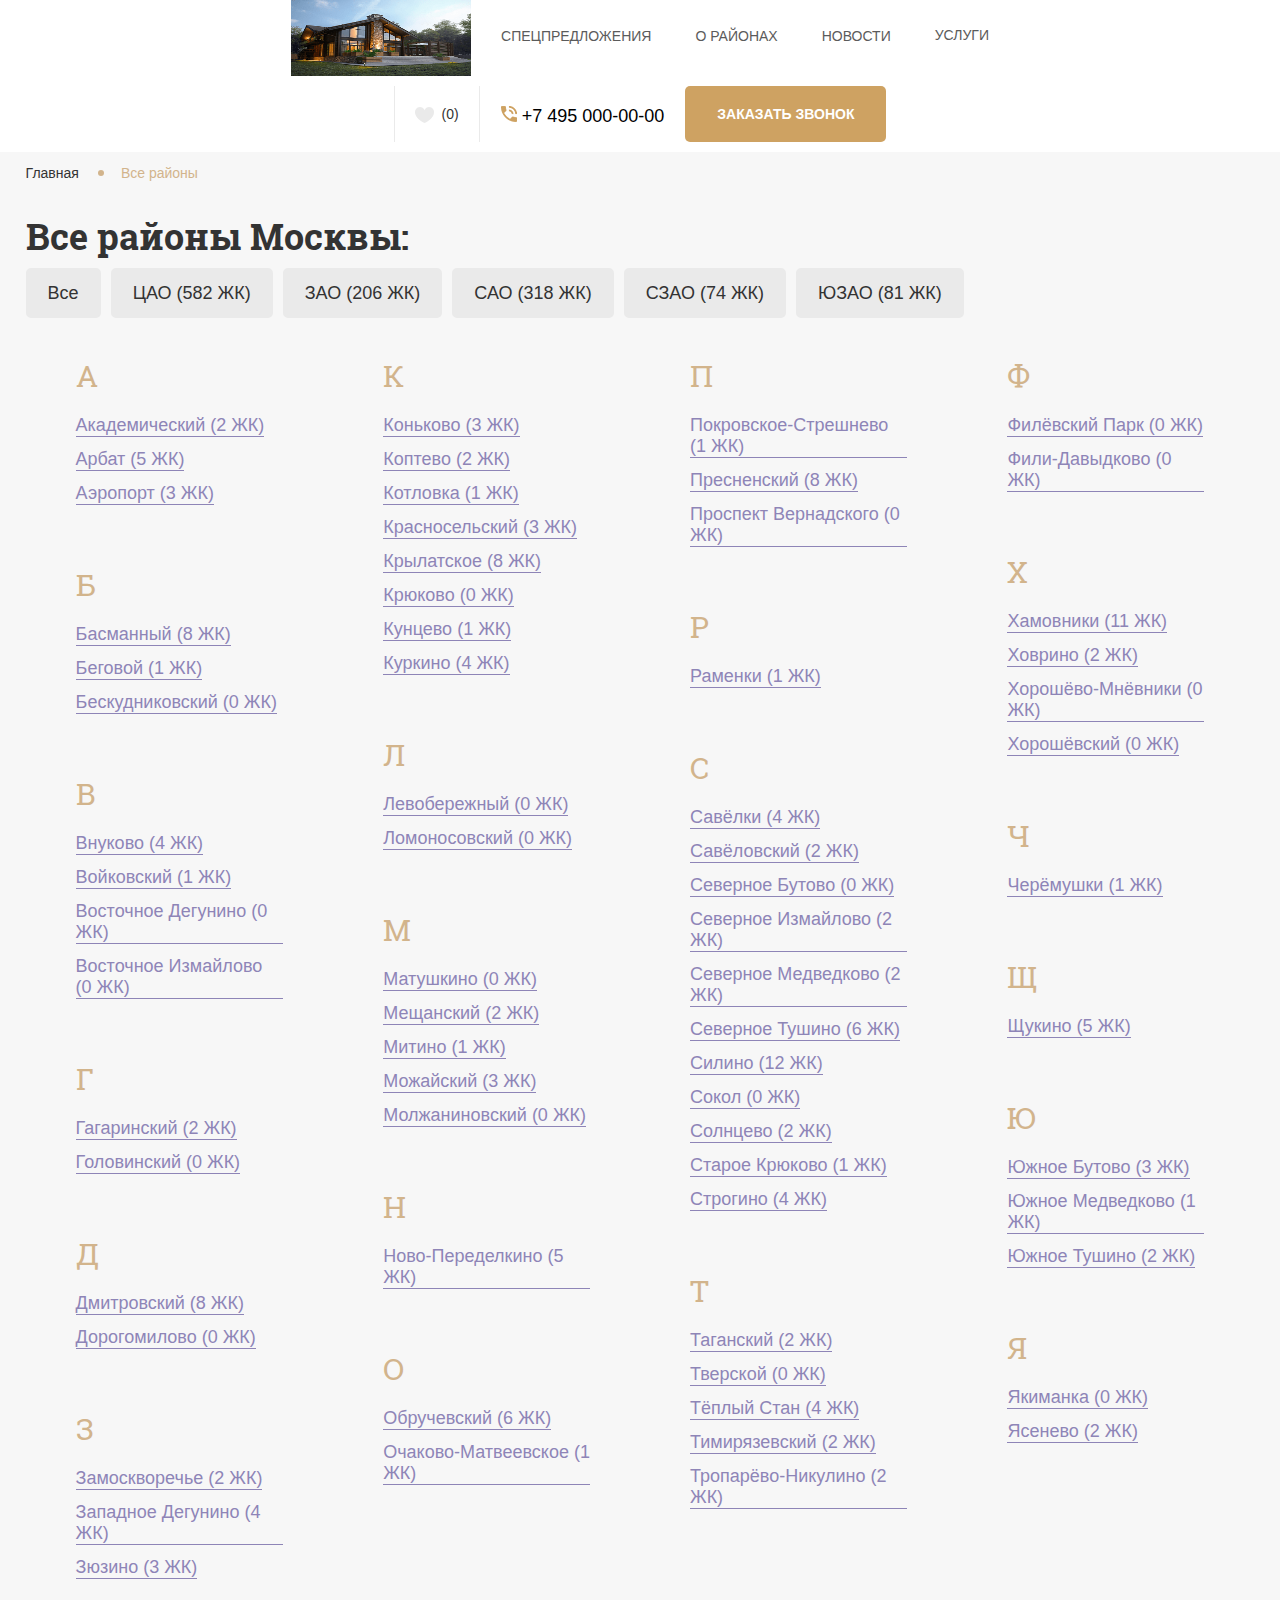
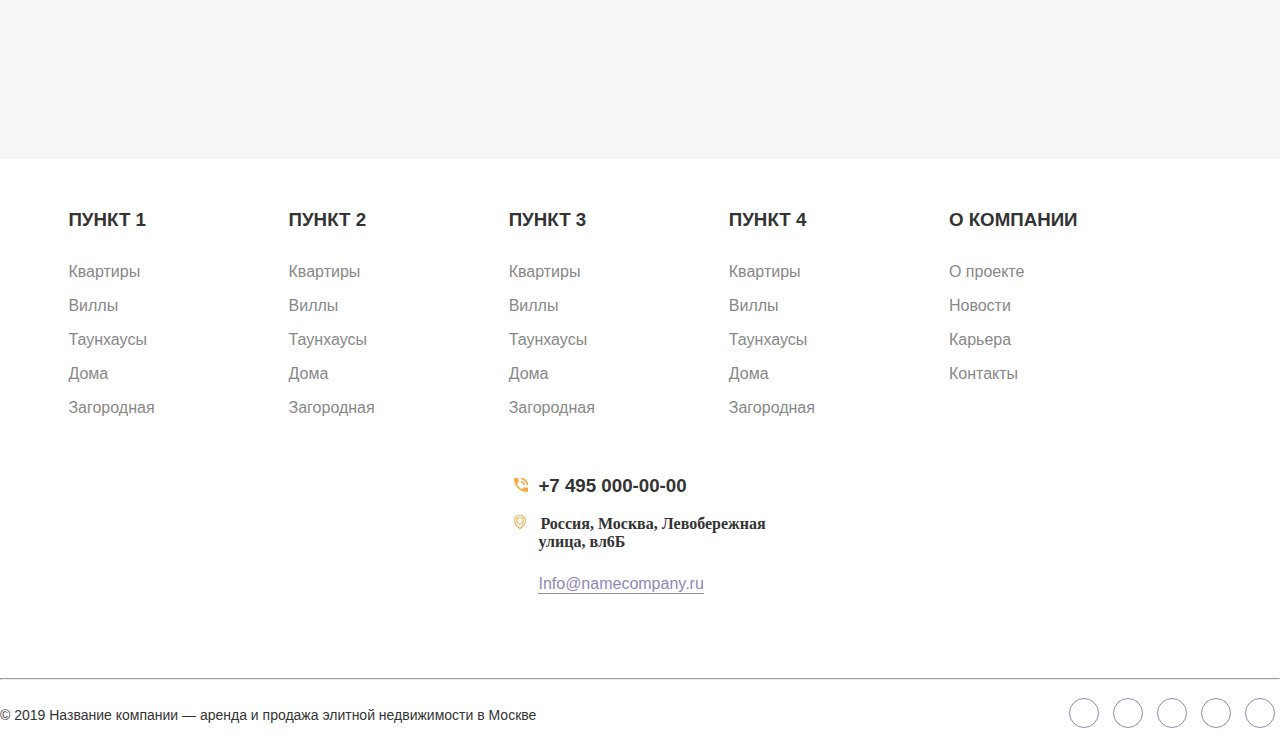
<file: all_areas/allAreas.html>
<!DOCTYPE html>
<html>
<head>
	<title>Все районы</title>
  <meta charset="utf-8"/>
  <meta http-equiv="X-UA-Compatible" content="IE=edge" />
  <meta name="description" content=""/>
  <meta property="og:url" content=""/>
  <meta property="og:title" content="">
  <meta property="og:description" content=""/>
  <meta property="og:type" content="website">
  <meta property="og:image" content=""/>
	<meta name="viewport" content="width=device-width, initial-scale=1, maximum-scale=1"/>
	<link rel="apple-touch-icon" href="#"/>
	<link rel="apple-touch-icon" sizes="72x72" href="#"/>
	<link rel="apple-touch-icon" sizes="114x114" href="#"/>
  <link href="#" rel='alternate' title='Sitemap' type='application/rss+xml'/>
  <link rel="canonical" href="#"/>

	<!-- Chrome, Firefox OS and Opera -->
	<meta name="theme-color" content="#36A26B">
	<!-- Windows Phone -->
	<meta name="msapplication-navbutton-color" content="#36A26B">
	<!-- iOS Safari -->
	<meta name="apple-mobile-web-app-status-bar-style" content="#36A26B">
  <!--Иконка в браузере-->
  <link rel="shortcut icon" href="../icons/icon_for_browser.png" type="image/x-icon">
  <!-- Bootstrap,CSS -->
  <link rel="stylesheet" href="../css/common.css"/>
  <link rel="stylesheet" href="../css/common_media(1).css">
  <link rel="stylesheet" href="css/allAreas.css">
  <link rel="stylesheet" href="../fonts/CeraPro/font-cera.css"/>
	<link rel="stylesheet" href="../fonts/RobotoSlab/robotoslab.css"/>
	<link rel="stylesheet" href="../fonts/GothamPro/GothamPro.css">
</head>
<body>

<!--======= Preloader =======-->
	<div class="preloader">
		<div class="cssload-dots">
			<div class="cssload-dot"></div>
			<div class="cssload-dot"></div>
			<div class="cssload-dot"></div>
			<div class="cssload-dot"></div>
			<div class="cssload-dot"></div>
		</div>
		<svg version="1.1" xmlns="http://www.w3.org/2000/svg">
			<defs>
				<filter id="goo">
					<feGaussianBlur in="SourceGraphic" result="blur" stdDeviation="12" ></feGaussianBlur>
					<feColorMatrix in="blur" mode="matrix" values="1 0 0 0 0	0 1 0 0 0	0 0 1 0 0	0 0 0 18 -7" result="goo" ></feColorMatrix>
					<!--<feBlend in2="goo" in="SourceGraphic" result="mix" ></feBlend>-->
				</filter>
			</defs>
		</svg>
	</div>

<!--==================== 1 screen ====================-->
  <header>
    <!--============= pop-ups ============-->
      <div class="call wow">
        <div class="call-pop-up">
          <img class="call-close" src="../icons/close-call.png" alt="close-call">
          <form class="call-content">
            <h3 class="call-title">
              Позвоните мне
            </h3>
            <label class="call-label" for="name">Имя:</label>
            <input id="name" class="call-input" type="text" name="Name" value="" required/>
            <label class="call-label" for="name">Телефон*:</label>
            <input id="number" class="call-input" type="number" name="Number" value="" required/>
            <input class="call-submit" type="submit" name="Submit" value="Отправить"/>
            <p class="call-text">
              Нажимая на кнопку, Вы даете согласие на обработку персональных данных в соответствии с « <a class="call-link" href="#">Положением об обработке персональных данных</a>»
            </p>
          </form>
        </div>
      </div>

      <div class="call1 wow fadeInDown">
        <div class="thanks">
          <img class="call-close" src="../icons/close-call.png" alt="close-call">
          <form class="call-content">
            <h3 class="call-title">
              Спасибо!
            </h3>
            <p class="thanks-text">
              Мы свяжемся с Вами<br/>
              в ближайшее время!
            </p>
            <button class="thanks-comeback" type="button" name="comeback">
              Вернуться
            </button>
          </form>
        </div>
      </div>
    <!--============= pop-ups end ============-->
    <section class="header-menu">
			<section class="header-menu_content">
				<section class="header-menu_left">
					<a class="header-menu-logolink" href="../index.html"><img class="header-menu_logo" src="../img/logotype.png" alt="logotype"/></a>
					<div class="header-menu-mobile">
						<div class="header-menu-mobile_item"></div>
						<div class="header-menu-mobile_item"></div>
						<div class="header-menu-mobile_item"></div>
					</div>
					<nav class="header-menu-nav">
						<li class="header-menu-li header-menu-li-1">
							<a class="header-menu-link" href="../special_offers/specialOffers.html">
								Спецпредложения
							</a>
						</li>

						<li class="header-menu-li header-menu-li-1">
							<a class="header-menu-link" href="#">
								О районах
							</a>
						</li>

						<li class="header-menu-li header-menu-li-1">
							<a class="header-menu-link" href="../news/news.html">
								Новости
							</a>
						</li>

						<li class="header-menu-li header-sub-menu">
							<a class="header-menu-link" href="#">
								Услуги<br/>
								<i class="fas fa-chevron-down"></i>
							</a>
							<div class="header-sub-li">
								<a class="header-menu-link1" href="../sale/sale.html">
									Продажа
								</a>
								<a class="header-menu-link1" href="../support/support.html">
									Поддержка
								</a>
							</div>
						</li>
					</nav>
				</section>

				<section class="header-menu_right">
					<section class="header-menu-basket">
						<img class="header-menu-icon" src="../icons/heart.png" alt="heart"/>(0)
					</section>
					<section class="header-menu-phone">
						 <img src="../icons/phone.png" alt="phone"> +7 495 000-00-00
					</section>
					<button class="header-menu-call" type="button" name="button">
						Заказать звонок
					</button>
				</section>
			</section>
    </section>
  </header>

<!--==================== Main ====================-->
  <main class="main">
    <article class="main-content">
      <section class="main-crumbs">
        <a class="main-crumbs_links" href="../index.html">Главная</a>
        <a class="main-crumbs_links main-link" href="#">Все районы</a>
      </section>
      <h1 class="main-title">
        Все районы Москвы:
      </h1>
      <section class="main-tabs">
        <button class="main-tab main-tab-1">
          Все
        </button>
        <button class="main-tab main-tab-2">
          ЦАО (582 ЖК)
        </button>
        <button class="main-tab main-tab-3">
          ЗАО (206 ЖК)
        </button>
        <button class="main-tab main-tab-4">
          САО (318 ЖК)
        </button>
        <button class="main-tab main-tab-5">
          СЗАО (74 ЖК)
        </button>
        <button class="main-tab main-tab-6">
          ЮЗАО (81 ЖК)
        </button>
      </section>

      <div class="main-visible">
        <section class="main-categories-filter">
          <section class="main-categories">
              <section class="maim-categories-item">
                <div class="main-categories-block">
                  <section class="main-categories-title">
                    А
                  </section>
                  <section class="main-categories-description">
                    <a class="main-categories-link" href="#">
                      Академический (2 ЖК)
                    </a>
                    <a class="main-categories-link" href="#">
                      Арбат (5 ЖК)
                    </a>
                    <a class="main-categories-link" href="#">
                      Аэропорт (3 ЖК)
                    </a>
                  </section>
                </div>
      
                <div class="main-categories-block">
                  <section class="main-categories-title">
                    Б
                  </section>
                  <section class="main-categories-description">
                    <a class="main-categories-link" href="#">
                      Басманный (8 ЖК)
                    </a>
                    <a class="main-categories-link" href="#">
                      Беговой (1 ЖК)
                    </a>
                    <a class="main-categories-link" href="#">
                      Бескудниковский (0 ЖК)
                    </a>
                  </section>
                </div>
      
                <div class="main-categories-block">
                  <section class="main-categories-title">
                    В
                  </section>
                  <section class="main-categories-description">
                    <a class="main-categories-link" href="#">
                      Внуково (4 ЖК)
                    </a>
                    <a class="main-categories-link" href="#">
                      Войковский (1 ЖК)
                    </a>
                    <a class="main-categories-link" href="#">
                      Восточное Дегунино (0 ЖК)
                    </a>
                    <a class="main-categories-link" href="#">
                      Восточное Измайлово (0 ЖК)
                    </a>
                  </section>
                </div>
      
                <div class="main-categories-block">
                  <section class="main-categories-title">
                    Г
                  </section>
                  <section class="main-categories-description">
                    <a class="main-categories-link" href="#">
                      Гагаринский (2 ЖК)
                    </a>
                    <a class="main-categories-link" href="#">
                      Головинский (0 ЖК)
                    </a>
                  </section>
                </div>
      
                <div class="main-categories-block">
                  <section class="main-categories-title">
                    Д
                  </section>
                  <section class="main-categories-description">
                    <a class="main-categories-link" href="#">
                      Дмитровский (8 ЖК)
                    </a>
                    <a class="main-categories-link" href="#">
                      Дорогомилово (0 ЖК)
                    </a>
                  </section>
                </div>
      
                <div class="main-categories-block">
                  <section class="main-categories-title">
                    З
                  </section>
                  <section class="main-categories-description">
                    <a class="main-categories-link" href="#">
                      Замоскворечье (2 ЖК)
                    </a>
                    <a class="main-categories-link" href="#">
                      Западное Дегунино (4 ЖК)
                    </a>
                    <a class="main-categories-link" href="#">
                      Зюзино (3 ЖК)
                    </a>
                  </section>
                </div>
              </section>
      
              <section class="maim-categories-item">
                <div class="main-categories-block">
                  <section class="main-categories-title">
                    К
                  </section>
                  <section class="main-categories-description">
                    <a class="main-categories-link" href="#">
                      Коньково (3 ЖК)
                    </a>
                    <a class="main-categories-link" href="#">
                      Коптево (2 ЖК)
                    </a>
                    <a class="main-categories-link" href="#">
                      Котловка (1 ЖК)
                    </a>
                    <a class="main-categories-link" href="#">
                      Красносельский (3 ЖК)
                    </a>
                    <a class="main-categories-link" href="#">
                      Крылатское (8 ЖК)
                    </a>
                    <a class="main-categories-link" href="#">
                      Крюково (0 ЖК)
                    </a>
                    <a class="main-categories-link" href="#">
                      Кунцево (1 ЖК)
                    </a>
                    <a class="main-categories-link" href="#">
                      Куркино (4 ЖК)
                    </a>
                  </section>
                </div>
      
                <div class="main-categories-block">
                  <section class="main-categories-title">
                    Л
                  </section>
                  <section class="main-categories-description">
                    <a class="main-categories-link" href="#">
                      Левобережный (0 ЖК)
                    </a>
                    <a class="main-categories-link" href="#">
                      Ломоносовский (0 ЖК)
                    </a>
                  </section>
                </div>
      
                <div class="main-categories-block">
                  <section class="main-categories-title">
                    М
                  </section>
                  <section class="main-categories-description">
                    <a class="main-categories-link" href="#">
                      Матушкино (0 ЖК)
                    </a>
                    <a class="main-categories-link" href="#">
                      Мещанский (2 ЖК)
                    </a>
                    <a class="main-categories-link" href="#">
                      Митино (1 ЖК)
                    </a>
                    <a class="main-categories-link" href="#">
                      Можайский (3 ЖК)
                    </a>
                    <a class="main-categories-link" href="#">
                      Молжаниновский (0 ЖК)
                    </a>
                  </section>
                </div>
      
                <div class="main-categories-block">
                  <section class="main-categories-title">
                    Н
                  </section>
                  <section class="main-categories-description">
                    <a class="main-categories-link" href="#">
                      Ново-Переделкино (5 ЖК)
                    </a>
                  </section>
                </div>
      
                <div class="main-categories-block">
                  <section class="main-categories-title">
                    О
                  </section>
                  <section class="main-categories-description">
                    <a class="main-categories-link" href="#">
                      Обручевский (6 ЖК)
                    </a>
                    <a class="main-categories-link" href="#">
                      Очаково-Матвеевское (1 ЖК)
                    </a>
                  </section>
                </div>
              </section>
      
              <section class="maim-categories-item">
                <div class="main-categories-block">
                  <section class="main-categories-title">
                    П
                  </section>
                  <section class="main-categories-description">
                    <a class="main-categories-link" href="#">
                      Покровское-Стрешнево (1 ЖК)
                    </a>
                    <a class="main-categories-link" href="#">
                      Пресненский (8 ЖК)
                    </a>
                    <a class="main-categories-link" href="#">
                      Проспект Вернадского (0 ЖК)
                    </a>
                  </section>
                </div>
      
                <div class="main-categories-block">
                  <section class="main-categories-title">
                    Р
                  </section>
                  <section class="main-categories-description">
                    <a class="main-categories-link" href="#">
                      Раменки (1 ЖК)
                    </a>
                  </section>
                </div>
      
                <div class="main-categories-block">
                  <section class="main-categories-title">
                    С
                  </section>
                  <section class="main-categories-description">
                    <a class="main-categories-link" href="#">
                      Савёлки (4 ЖК)
                    </a>
                    <a class="main-categories-link" href="#">
                      Савёловский (2 ЖК)
                    </a>
                    <a class="main-categories-link" href="#">
                      Северное Бутово (0 ЖК)
                    </a>
                    <a class="main-categories-link" href="#">
                      Северное Измайлово (2 ЖК)
                    </a>
                    <a class="main-categories-link" href="#">
                      Северное Медведково (2 ЖК)
                    </a>
                    <a class="main-categories-link" href="#">
                      Северное Тушино (6 ЖК)
                    </a>
                    <a class="main-categories-link" href="#">
                      Силино (12 ЖК)
                    </a>
                    <a class="main-categories-link" href="#">
                      Сокол (0 ЖК)
                    </a>
                    <a class="main-categories-link" href="#">
                      Солнцево (2 ЖК)
                    </a>
                    <a class="main-categories-link" href="#">
                      Старое Крюково (1 ЖК)
                    </a>
                    <a class="main-categories-link" href="#">
                      Строгино (4 ЖК)
                    </a>
                  </section>
                </div>
      
                <div class="main-categories-block">
                  <section class="main-categories-title">
                    Т
                  </section>
                  <section class="main-categories-description">
                    <a class="main-categories-link" href="#">
                      Таганский (2 ЖК)
                    </a>
                    <a class="main-categories-link" href="#">
                      Тверской (0 ЖК)
                    </a>
                    <a class="main-categories-link" href="#">
                      Тёплый Стан (4 ЖК)
                    </a>
                    <a class="main-categories-link" href="#">
                      Тимирязевский (2 ЖК)
                    </a>
                    <a class="main-categories-link" href="#">
                      Тропарёво-Никулино (2 ЖК)
                    </a>
                  </section>
                </div>
              </section>
      
              <section class="maim-categories-item">
                <div class="main-categories-block">
                  <section class="main-categories-title">
                    Ф
                  </section>
                  <section class="main-categories-description">
                    <a class="main-categories-link" href="#">
                      Филёвский Парк (0 ЖК)
                    </a>
                    <a class="main-categories-link" href="#">
                      Фили-Давыдково (0 ЖК)
                    </a>
                  </section>
                </div>
      
                <div class="main-categories-block">
                  <section class="main-categories-title">
                    Х
                  </section>
                  <section class="main-categories-description">
                    <a class="main-categories-link" href="#">
                      Хамовники (11 ЖК)
                    </a>
                    <a class="main-categories-link" href="#">
                      Ховрино (2 ЖК)
                    </a>
                    <a class="main-categories-link" href="#">
                      Хорошёво-Мнёвники (0 ЖК)
                    </a>
                    <a class="main-categories-link" href="#">
                      Хорошёвский (0 ЖК)
                    </a>
                  </section>
                </div>
      
                <div class="main-categories-block">
                  <section class="main-categories-title">
                    Ч
                  </section>
                  <section class="main-categories-description">
                    <a class="main-categories-link" href="#">
                      Черёмушки (1 ЖК)
                    </a>
                  </section>
                </div>
      
                <div class="main-categories-block">
                  <section class="main-categories-title">
                    Щ
                  </section>
                  <section class="main-categories-description">
                    <a class="main-categories-link" href="#">
                      Щукино (5 ЖК)
                    </a>
                  </section>
                </div>
      
                <div class="main-categories-block">
                  <section class="main-categories-title">
                    Ю
                  </section>
                  <section class="main-categories-description">
                    <a class="main-categories-link" href="#">
                      Южное Бутово (3 ЖК)
                    </a>
                    <a class="main-categories-link" href="#">
                      Южное Медведково (1 ЖК)
                    </a>
                    <a class="main-categories-link" href="#">
                      Южное Тушино (2 ЖК)
                    </a>
                  </section>
                </div>
      
                <div class="main-categories-block">
                  <section class="main-categories-title">
                    Я
                  </section>
                  <section class="main-categories-description">
                    <a class="main-categories-link" href="#">
                      Якиманка (0 ЖК)
                    </a>
                    <a class="main-categories-link" href="#">
                      Ясенево (2 ЖК)
                    </a>
                  </section>
                </div>
              </section>
          </section>
      
          <section class="main-categories">       
                <section class="maim-categories-item">
                  <div class="main-categories-block">
                    <section class="main-categories-title">
                      П
                    </section>
                    <section class="main-categories-description">
                      <a class="main-categories-link" href="#">
                        Покровское-Стрешнево (1 ЖК)
                      </a>
                      <a class="main-categories-link" href="#">
                        Пресненский (8 ЖК)
                      </a>
                      <a class="main-categories-link" href="#">
                        Проспект Вернадского (0 ЖК)
                      </a>
                    </section>
                  </div>
        
                  <div class="main-categories-block">
                    <section class="main-categories-title">
                      Р
                    </section>
                    <section class="main-categories-description">
                      <a class="main-categories-link" href="#">
                        Раменки (1 ЖК)
                      </a>
                    </section>
                  </div>
        
                  <div class="main-categories-block">
                    <section class="main-categories-title">
                      С
                    </section>
                    <section class="main-categories-description">
                      <a class="main-categories-link" href="#">
                        Савёлки (4 ЖК)
                      </a>
                      <a class="main-categories-link" href="#">
                        Савёловский (2 ЖК)
                      </a>
                      <a class="main-categories-link" href="#">
                        Северное Бутово (0 ЖК)
                      </a>
                      <a class="main-categories-link" href="#">
                        Северное Измайлово (2 ЖК)
                      </a>
                      <a class="main-categories-link" href="#">
                        Северное Медведково (2 ЖК)
                      </a>
                      <a class="main-categories-link" href="#">
                        Северное Тушино (6 ЖК)
                      </a>
                      <a class="main-categories-link" href="#">
                        Силино (12 ЖК)
                      </a>
                      <a class="main-categories-link" href="#">
                        Сокол (0 ЖК)
                      </a>
                      <a class="main-categories-link" href="#">
                        Солнцево (2 ЖК)
                      </a>
                      <a class="main-categories-link" href="#">
                        Старое Крюково (1 ЖК)
                      </a>
                      <a class="main-categories-link" href="#">
                        Строгино (4 ЖК)
                      </a>
                    </section>
                  </div>
        
                  <div class="main-categories-block">
                    <section class="main-categories-title">
                      Т
                    </section>
                    <section class="main-categories-description">
                      <a class="main-categories-link" href="#">
                        Таганский (2 ЖК)
                      </a>
                      <a class="main-categories-link" href="#">
                        Тверской (0 ЖК)
                      </a>
                      <a class="main-categories-link" href="#">
                        Тёплый Стан (4 ЖК)
                      </a>
                      <a class="main-categories-link" href="#">
                        Тимирязевский (2 ЖК)
                      </a>
                      <a class="main-categories-link" href="#">
                        Тропарёво-Никулино (2 ЖК)
                      </a>
                    </section>
                  </div>
                </section>
        
                <section class="maim-categories-item">
                  <div class="main-categories-block">
                    <section class="main-categories-title">
                      Ф
                    </section>
                    <section class="main-categories-description">
                      <a class="main-categories-link" href="#">
                        Филёвский Парк (0 ЖК)
                      </a>
                      <a class="main-categories-link" href="#">
                        Фили-Давыдково (0 ЖК)
                      </a>
                    </section>
                  </div>
        
                  <div class="main-categories-block">
                    <section class="main-categories-title">
                      Х
                    </section>
                    <section class="main-categories-description">
                      <a class="main-categories-link" href="#">
                        Хамовники (11 ЖК)
                      </a>
                      <a class="main-categories-link" href="#">
                        Ховрино (2 ЖК)
                      </a>
                      <a class="main-categories-link" href="#">
                        Хорошёво-Мнёвники (0 ЖК)
                      </a>
                      <a class="main-categories-link" href="#">
                        Хорошёвский (0 ЖК)
                      </a>
                    </section>
                  </div>
        
                  <div class="main-categories-block">
                    <section class="main-categories-title">
                      Ч
                    </section>
                    <section class="main-categories-description">
                      <a class="main-categories-link" href="#">
                        Черёмушки (1 ЖК)
                      </a>
                    </section>
                  </div>
        
                  <div class="main-categories-block">
                    <section class="main-categories-title">
                      Щ
                    </section>
                    <section class="main-categories-description">
                      <a class="main-categories-link" href="#">
                        Щукино (5 ЖК)
                      </a>
                    </section>
                  </div>
        
                  <div class="main-categories-block">
                    <section class="main-categories-title">
                      Ю
                    </section>
                    <section class="main-categories-description">
                      <a class="main-categories-link" href="#">
                        Южное Бутово (3 ЖК)
                      </a>
                      <a class="main-categories-link" href="#">
                        Южное Медведково (1 ЖК)
                      </a>
                      <a class="main-categories-link" href="#">
                        Южное Тушино (2 ЖК)
                      </a>
                    </section>
                  </div>
        
                  <div class="main-categories-block">
                    <section class="main-categories-title">
                      Я
                    </section>
                    <section class="main-categories-description">
                      <a class="main-categories-link" href="#">
                        Якиманка (0 ЖК)
                      </a>
                      <a class="main-categories-link" href="#">
                        Ясенево (2 ЖК)
                      </a>
                    </section>
                  </div>
                </section>
          </section>

          <section class="main-categories">
              <section class="maim-categories-item">
                <div class="main-categories-block">
                  <section class="main-categories-title">
                    А
                  </section>
                  <section class="main-categories-description">
                    <a class="main-categories-link" href="#">
                      Академический (2 ЖК)
                    </a>
                    <a class="main-categories-link" href="#">
                      Арбат (5 ЖК)
                    </a>
                    <a class="main-categories-link" href="#">
                      Аэропорт (3 ЖК)
                    </a>
                  </section>
                </div>
      
                <div class="main-categories-block">
                  <section class="main-categories-title">
                    Б
                  </section>
                  <section class="main-categories-description">
                    <a class="main-categories-link" href="#">
                      Басманный (8 ЖК)
                    </a>
                    <a class="main-categories-link" href="#">
                      Беговой (1 ЖК)
                    </a>
                    <a class="main-categories-link" href="#">
                      Бескудниковский (0 ЖК)
                    </a>
                  </section>
                </div>
      
                <div class="main-categories-block">
                  <section class="main-categories-title">
                    В
                  </section>
                  <section class="main-categories-description">
                    <a class="main-categories-link" href="#">
                      Внуково (4 ЖК)
                    </a>
                    <a class="main-categories-link" href="#">
                      Войковский (1 ЖК)
                    </a>
                    <a class="main-categories-link" href="#">
                      Восточное Дегунино (0 ЖК)
                    </a>
                    <a class="main-categories-link" href="#">
                      Восточное Измайлово (0 ЖК)
                    </a>
                  </section>
                </div>
      
                <div class="main-categories-block">
                  <section class="main-categories-title">
                    Г
                  </section>
                  <section class="main-categories-description">
                    <a class="main-categories-link" href="#">
                      Гагаринский (2 ЖК)
                    </a>
                    <a class="main-categories-link" href="#">
                      Головинский (0 ЖК)
                    </a>
                  </section>
                </div>
      
                <div class="main-categories-block">
                  <section class="main-categories-title">
                    Д
                  </section>
                  <section class="main-categories-description">
                    <a class="main-categories-link" href="#">
                      Дмитровский (8 ЖК)
                    </a>
                    <a class="main-categories-link" href="#">
                      Дорогомилово (0 ЖК)
                    </a>
                  </section>
                </div>
      
                <div class="main-categories-block">
                  <section class="main-categories-title">
                    З
                  </section>
                  <section class="main-categories-description">
                    <a class="main-categories-link" href="#">
                      Замоскворечье (2 ЖК)
                    </a>
                    <a class="main-categories-link" href="#">
                      Западное Дегунино (4 ЖК)
                    </a>
                    <a class="main-categories-link" href="#">
                      Зюзино (3 ЖК)
                    </a>
                  </section>
                </div>
              </section>
      
              <section class="maim-categories-item">
                <div class="main-categories-block">
                  <section class="main-categories-title">
                    П
                  </section>
                  <section class="main-categories-description">
                    <a class="main-categories-link" href="#">
                      Покровское-Стрешнево (1 ЖК)
                    </a>
                    <a class="main-categories-link" href="#">
                      Пресненский (8 ЖК)
                    </a>
                    <a class="main-categories-link" href="#">
                      Проспект Вернадского (0 ЖК)
                    </a>
                  </section>
                </div>
      
                <div class="main-categories-block">
                  <section class="main-categories-title">
                    Р
                  </section>
                  <section class="main-categories-description">
                    <a class="main-categories-link" href="#">
                      Раменки (1 ЖК)
                    </a>
                  </section>
                </div>
      
                <div class="main-categories-block">
                  <section class="main-categories-title">
                    С
                  </section>
                  <section class="main-categories-description">
                    <a class="main-categories-link" href="#">
                      Савёлки (4 ЖК)
                    </a>
                    <a class="main-categories-link" href="#">
                      Савёловский (2 ЖК)
                    </a>
                    <a class="main-categories-link" href="#">
                      Северное Бутово (0 ЖК)
                    </a>
                    <a class="main-categories-link" href="#">
                      Северное Измайлово (2 ЖК)
                    </a>
                    <a class="main-categories-link" href="#">
                      Северное Медведково (2 ЖК)
                    </a>
                    <a class="main-categories-link" href="#">
                      Северное Тушино (6 ЖК)
                    </a>
                    <a class="main-categories-link" href="#">
                      Силино (12 ЖК)
                    </a>
                    <a class="main-categories-link" href="#">
                      Сокол (0 ЖК)
                    </a>
                    <a class="main-categories-link" href="#">
                      Солнцево (2 ЖК)
                    </a>
                    <a class="main-categories-link" href="#">
                      Старое Крюково (1 ЖК)
                    </a>
                    <a class="main-categories-link" href="#">
                      Строгино (4 ЖК)
                    </a>
                  </section>
                </div>
      
                <div class="main-categories-block">
                  <section class="main-categories-title">
                    Т
                  </section>
                  <section class="main-categories-description">
                    <a class="main-categories-link" href="#">
                      Таганский (2 ЖК)
                    </a>
                    <a class="main-categories-link" href="#">
                      Тверской (0 ЖК)
                    </a>
                    <a class="main-categories-link" href="#">
                      Тёплый Стан (4 ЖК)
                    </a>
                    <a class="main-categories-link" href="#">
                      Тимирязевский (2 ЖК)
                    </a>
                    <a class="main-categories-link" href="#">
                      Тропарёво-Никулино (2 ЖК)
                    </a>
                  </section>
                </div>
              </section>
          </section>

          <section class="main-categories">
              <section class="maim-categories-item">
                <div class="main-categories-block">
                  <section class="main-categories-title">
                    А
                  </section>
                  <section class="main-categories-description">
                    <a class="main-categories-link" href="#">
                      Академический (2 ЖК)
                    </a>
                    <a class="main-categories-link" href="#">
                      Арбат (5 ЖК)
                    </a>
                    <a class="main-categories-link" href="#">
                      Аэропорт (3 ЖК)
                    </a>
                  </section>
                </div>
      
                <div class="main-categories-block">
                  <section class="main-categories-title">
                    Б
                  </section>
                  <section class="main-categories-description">
                    <a class="main-categories-link" href="#">
                      Басманный (8 ЖК)
                    </a>
                    <a class="main-categories-link" href="#">
                      Беговой (1 ЖК)
                    </a>
                    <a class="main-categories-link" href="#">
                      Бескудниковский (0 ЖК)
                    </a>
                  </section>
                </div>
      
                <div class="main-categories-block">
                  <section class="main-categories-title">
                    В
                  </section>
                  <section class="main-categories-description">
                    <a class="main-categories-link" href="#">
                      Внуково (4 ЖК)
                    </a>
                    <a class="main-categories-link" href="#">
                      Войковский (1 ЖК)
                    </a>
                    <a class="main-categories-link" href="#">
                      Восточное Дегунино (0 ЖК)
                    </a>
                    <a class="main-categories-link" href="#">
                      Восточное Измайлово (0 ЖК)
                    </a>
                  </section>
                </div>
      
                <div class="main-categories-block">
                  <section class="main-categories-title">
                    Г
                  </section>
                  <section class="main-categories-description">
                    <a class="main-categories-link" href="#">
                      Гагаринский (2 ЖК)
                    </a>
                    <a class="main-categories-link" href="#">
                      Головинский (0 ЖК)
                    </a>
                  </section>
                </div>
      
                <div class="main-categories-block">
                  <section class="main-categories-title">
                    Д
                  </section>
                  <section class="main-categories-description">
                    <a class="main-categories-link" href="#">
                      Дмитровский (8 ЖК)
                    </a>
                    <a class="main-categories-link" href="#">
                      Дорогомилово (0 ЖК)
                    </a>
                  </section>
                </div>
      
                <div class="main-categories-block">
                  <section class="main-categories-title">
                    З
                  </section>
                  <section class="main-categories-description">
                    <a class="main-categories-link" href="#">
                      Замоскворечье (2 ЖК)
                    </a>
                    <a class="main-categories-link" href="#">
                      Западное Дегунино (4 ЖК)
                    </a>
                    <a class="main-categories-link" href="#">
                      Зюзино (3 ЖК)
                    </a>
                  </section>
                </div>
              </section>
      
              <section class="maim-categories-item">
                <div class="main-categories-block">
                  <section class="main-categories-title">
                    П
                  </section>
                  <section class="main-categories-description">
                    <a class="main-categories-link" href="#">
                      Покровское-Стрешнево (1 ЖК)
                    </a>
                    <a class="main-categories-link" href="#">
                      Пресненский (8 ЖК)
                    </a>
                    <a class="main-categories-link" href="#">
                      Проспект Вернадского (0 ЖК)
                    </a>
                  </section>
                </div>
      
                <div class="main-categories-block">
                  <section class="main-categories-title">
                    Р
                  </section>
                  <section class="main-categories-description">
                    <a class="main-categories-link" href="#">
                      Раменки (1 ЖК)
                    </a>
                  </section>
                </div>
      
                <div class="main-categories-block">
                  <section class="main-categories-title">
                    С
                  </section>
                  <section class="main-categories-description">
                    <a class="main-categories-link" href="#">
                      Савёлки (4 ЖК)
                    </a>
                    <a class="main-categories-link" href="#">
                      Савёловский (2 ЖК)
                    </a>
                    <a class="main-categories-link" href="#">
                      Северное Бутово (0 ЖК)
                    </a>
                    <a class="main-categories-link" href="#">
                      Северное Измайлово (2 ЖК)
                    </a>
                    <a class="main-categories-link" href="#">
                      Северное Медведково (2 ЖК)
                    </a>
                    <a class="main-categories-link" href="#">
                      Северное Тушино (6 ЖК)
                    </a>
                    <a class="main-categories-link" href="#">
                      Силино (12 ЖК)
                    </a>
                    <a class="main-categories-link" href="#">
                      Сокол (0 ЖК)
                    </a>
                    <a class="main-categories-link" href="#">
                      Солнцево (2 ЖК)
                    </a>
                    <a class="main-categories-link" href="#">
                      Старое Крюково (1 ЖК)
                    </a>
                    <a class="main-categories-link" href="#">
                      Строгино (4 ЖК)
                    </a>
                  </section>
                </div>
      
                <div class="main-categories-block">
                  <section class="main-categories-title">
                    Т
                  </section>
                  <section class="main-categories-description">
                    <a class="main-categories-link" href="#">
                      Таганский (2 ЖК)
                    </a>
                    <a class="main-categories-link" href="#">
                      Тверской (0 ЖК)
                    </a>
                    <a class="main-categories-link" href="#">
                      Тёплый Стан (4 ЖК)
                    </a>
                    <a class="main-categories-link" href="#">
                      Тимирязевский (2 ЖК)
                    </a>
                    <a class="main-categories-link" href="#">
                      Тропарёво-Никулино (2 ЖК)
                    </a>
                  </section>
                </div>
              </section>
          </section>

          <section class="main-categories">
              <section class="maim-categories-item">
                <div class="main-categories-block">
                  <section class="main-categories-title">
                    А
                  </section>
                  <section class="main-categories-description">
                    <a class="main-categories-link" href="#">
                      Академический (2 ЖК)
                    </a>
                    <a class="main-categories-link" href="#">
                      Арбат (5 ЖК)
                    </a>
                    <a class="main-categories-link" href="#">
                      Аэропорт (3 ЖК)
                    </a>
                  </section>
                </div>
      
                <div class="main-categories-block">
                  <section class="main-categories-title">
                    Б
                  </section>
                  <section class="main-categories-description">
                    <a class="main-categories-link" href="#">
                      Басманный (8 ЖК)
                    </a>
                    <a class="main-categories-link" href="#">
                      Беговой (1 ЖК)
                    </a>
                    <a class="main-categories-link" href="#">
                      Бескудниковский (0 ЖК)
                    </a>
                  </section>
                </div>
      
                <div class="main-categories-block">
                  <section class="main-categories-title">
                    В
                  </section>
                  <section class="main-categories-description">
                    <a class="main-categories-link" href="#">
                      Внуково (4 ЖК)
                    </a>
                    <a class="main-categories-link" href="#">
                      Войковский (1 ЖК)
                    </a>
                    <a class="main-categories-link" href="#">
                      Восточное Дегунино (0 ЖК)
                    </a>
                    <a class="main-categories-link" href="#">
                      Восточное Измайлово (0 ЖК)
                    </a>
                  </section>
                </div>
      
                <div class="main-categories-block">
                  <section class="main-categories-title">
                    Г
                  </section>
                  <section class="main-categories-description">
                    <a class="main-categories-link" href="#">
                      Гагаринский (2 ЖК)
                    </a>
                    <a class="main-categories-link" href="#">
                      Головинский (0 ЖК)
                    </a>
                  </section>
                </div>
      
                <div class="main-categories-block">
                  <section class="main-categories-title">
                    Д
                  </section>
                  <section class="main-categories-description">
                    <a class="main-categories-link" href="#">
                      Дмитровский (8 ЖК)
                    </a>
                    <a class="main-categories-link" href="#">
                      Дорогомилово (0 ЖК)
                    </a>
                  </section>
                </div>
      
                <div class="main-categories-block">
                  <section class="main-categories-title">
                    З
                  </section>
                  <section class="main-categories-description">
                    <a class="main-categories-link" href="#">
                      Замоскворечье (2 ЖК)
                    </a>
                    <a class="main-categories-link" href="#">
                      Западное Дегунино (4 ЖК)
                    </a>
                    <a class="main-categories-link" href="#">
                      Зюзино (3 ЖК)
                    </a>
                  </section>
                </div>
              </section>
      
              <section class="maim-categories-item">
                <div class="main-categories-block">
                  <section class="main-categories-title">
                    П
                  </section>
                  <section class="main-categories-description">
                    <a class="main-categories-link" href="#">
                      Покровское-Стрешнево (1 ЖК)
                    </a>
                    <a class="main-categories-link" href="#">
                      Пресненский (8 ЖК)
                    </a>
                    <a class="main-categories-link" href="#">
                      Проспект Вернадского (0 ЖК)
                    </a>
                  </section>
                </div>
      
                <div class="main-categories-block">
                  <section class="main-categories-title">
                    Р
                  </section>
                  <section class="main-categories-description">
                    <a class="main-categories-link" href="#">
                      Раменки (1 ЖК)
                    </a>
                  </section>
                </div>
      
                <div class="main-categories-block">
                  <section class="main-categories-title">
                    С
                  </section>
                  <section class="main-categories-description">
                    <a class="main-categories-link" href="#">
                      Савёлки (4 ЖК)
                    </a>
                    <a class="main-categories-link" href="#">
                      Савёловский (2 ЖК)
                    </a>
                    <a class="main-categories-link" href="#">
                      Северное Бутово (0 ЖК)
                    </a>
                    <a class="main-categories-link" href="#">
                      Северное Измайлово (2 ЖК)
                    </a>
                    <a class="main-categories-link" href="#">
                      Северное Медведково (2 ЖК)
                    </a>
                    <a class="main-categories-link" href="#">
                      Северное Тушино (6 ЖК)
                    </a>
                    <a class="main-categories-link" href="#">
                      Силино (12 ЖК)
                    </a>
                    <a class="main-categories-link" href="#">
                      Сокол (0 ЖК)
                    </a>
                    <a class="main-categories-link" href="#">
                      Солнцево (2 ЖК)
                    </a>
                    <a class="main-categories-link" href="#">
                      Старое Крюково (1 ЖК)
                    </a>
                    <a class="main-categories-link" href="#">
                      Строгино (4 ЖК)
                    </a>
                  </section>
                </div>
      
                <div class="main-categories-block">
                  <section class="main-categories-title">
                    Т
                  </section>
                  <section class="main-categories-description">
                    <a class="main-categories-link" href="#">
                      Таганский (2 ЖК)
                    </a>
                    <a class="main-categories-link" href="#">
                      Тверской (0 ЖК)
                    </a>
                    <a class="main-categories-link" href="#">
                      Тёплый Стан (4 ЖК)
                    </a>
                    <a class="main-categories-link" href="#">
                      Тимирязевский (2 ЖК)
                    </a>
                    <a class="main-categories-link" href="#">
                      Тропарёво-Никулино (2 ЖК)
                    </a>
                  </section>
                </div>
              </section>
          </section>

          <section class="main-categories">
              <section class="maim-categories-item">
                <div class="main-categories-block">
                  <section class="main-categories-title">
                    А
                  </section>
                  <section class="main-categories-description">
                    <a class="main-categories-link" href="#">
                      Академический (2 ЖК)
                    </a>
                    <a class="main-categories-link" href="#">
                      Арбат (5 ЖК)
                    </a>
                    <a class="main-categories-link" href="#">
                      Аэропорт (3 ЖК)
                    </a>
                  </section>
                </div>
      
                <div class="main-categories-block">
                  <section class="main-categories-title">
                    Б
                  </section>
                  <section class="main-categories-description">
                    <a class="main-categories-link" href="#">
                      Басманный (8 ЖК)
                    </a>
                    <a class="main-categories-link" href="#">
                      Беговой (1 ЖК)
                    </a>
                    <a class="main-categories-link" href="#">
                      Бескудниковский (0 ЖК)
                    </a>
                  </section>
                </div>
      
                <div class="main-categories-block">
                  <section class="main-categories-title">
                    В
                  </section>
                  <section class="main-categories-description">
                    <a class="main-categories-link" href="#">
                      Внуково (4 ЖК)
                    </a>
                    <a class="main-categories-link" href="#">
                      Войковский (1 ЖК)
                    </a>
                    <a class="main-categories-link" href="#">
                      Восточное Дегунино (0 ЖК)
                    </a>
                    <a class="main-categories-link" href="#">
                      Восточное Измайлово (0 ЖК)
                    </a>
                  </section>
                </div>
      
                <div class="main-categories-block">
                  <section class="main-categories-title">
                    Г
                  </section>
                  <section class="main-categories-description">
                    <a class="main-categories-link" href="#">
                      Гагаринский (2 ЖК)
                    </a>
                    <a class="main-categories-link" href="#">
                      Головинский (0 ЖК)
                    </a>
                  </section>
                </div>
      
                <div class="main-categories-block">
                  <section class="main-categories-title">
                    Д
                  </section>
                  <section class="main-categories-description">
                    <a class="main-categories-link" href="#">
                      Дмитровский (8 ЖК)
                    </a>
                    <a class="main-categories-link" href="#">
                      Дорогомилово (0 ЖК)
                    </a>
                  </section>
                </div>
      
                <div class="main-categories-block">
                  <section class="main-categories-title">
                    З
                  </section>
                  <section class="main-categories-description">
                    <a class="main-categories-link" href="#">
                      Замоскворечье (2 ЖК)
                    </a>
                    <a class="main-categories-link" href="#">
                      Западное Дегунино (4 ЖК)
                    </a>
                    <a class="main-categories-link" href="#">
                      Зюзино (3 ЖК)
                    </a>
                  </section>
                </div>
              </section>
      
              <section class="maim-categories-item">
                <div class="main-categories-block">
                  <section class="main-categories-title">
                    П
                  </section>
                  <section class="main-categories-description">
                    <a class="main-categories-link" href="#">
                      Покровское-Стрешнево (1 ЖК)
                    </a>
                    <a class="main-categories-link" href="#">
                      Пресненский (8 ЖК)
                    </a>
                    <a class="main-categories-link" href="#">
                      Проспект Вернадского (0 ЖК)
                    </a>
                  </section>
                </div>
      
                <div class="main-categories-block">
                  <section class="main-categories-title">
                    Р
                  </section>
                  <section class="main-categories-description">
                    <a class="main-categories-link" href="#">
                      Раменки (1 ЖК)
                    </a>
                  </section>
                </div>
      
                <div class="main-categories-block">
                  <section class="main-categories-title">
                    С
                  </section>
                  <section class="main-categories-description">
                    <a class="main-categories-link" href="#">
                      Савёлки (4 ЖК)
                    </a>
                    <a class="main-categories-link" href="#">
                      Савёловский (2 ЖК)
                    </a>
                    <a class="main-categories-link" href="#">
                      Северное Бутово (0 ЖК)
                    </a>
                    <a class="main-categories-link" href="#">
                      Северное Измайлово (2 ЖК)
                    </a>
                    <a class="main-categories-link" href="#">
                      Северное Медведково (2 ЖК)
                    </a>
                    <a class="main-categories-link" href="#">
                      Северное Тушино (6 ЖК)
                    </a>
                    <a class="main-categories-link" href="#">
                      Силино (12 ЖК)
                    </a>
                    <a class="main-categories-link" href="#">
                      Сокол (0 ЖК)
                    </a>
                    <a class="main-categories-link" href="#">
                      Солнцево (2 ЖК)
                    </a>
                    <a class="main-categories-link" href="#">
                      Старое Крюково (1 ЖК)
                    </a>
                    <a class="main-categories-link" href="#">
                      Строгино (4 ЖК)
                    </a>
                  </section>
                </div>
      
                <div class="main-categories-block">
                  <section class="main-categories-title">
                    Т
                  </section>
                  <section class="main-categories-description">
                    <a class="main-categories-link" href="#">
                      Таганский (2 ЖК)
                    </a>
                    <a class="main-categories-link" href="#">
                      Тверской (0 ЖК)
                    </a>
                    <a class="main-categories-link" href="#">
                      Тёплый Стан (4 ЖК)
                    </a>
                    <a class="main-categories-link" href="#">
                      Тимирязевский (2 ЖК)
                    </a>
                    <a class="main-categories-link" href="#">
                      Тропарёво-Никулино (2 ЖК)
                    </a>
                  </section>
                </div>
              </section>
          </section>
        </section>
      </div>
    </article>
  </main>
    
<!--==================== Footer ====================-->
<footer class="footer">
  <section class="footer-content">
    <section class="footer-content-item">
      <h3 class="footer-content-title">
        Пункт 1
      </h3>
      <ul class="footer-content-ul">
        <li>
          <a href="#" class="footer-content-link" tabindex="0">
            Квартиры
          </a>
        </li>
        <li>
          <a href="#" class="footer-content-link" tabindex="0">
            Виллы
          </a>
        </li>
        <li>
          <a href="#" class="footer-content-link" tabindex="0">
            Таунхаусы
          </a>
        </li>
        <li>
          <a href="#" class="footer-content-link" tabindex="0">
            Дома
          </a>
        </li>
        <li>
          <a href="" class="footer-content-link" tabindex="0">
            Загородная
          </a>
        </li>
      </ul>
    </section>

    <section class="footer-content-item">
      <h3 class="footer-content-title">
        Пункт 2
      </h3>
      <ul class="footer-content-ul">
        <li>
          <a href="#" class="footer-content-link" tabindex="0">
            Квартиры
          </a>
        </li>
        <li>
          <a href="#" class="footer-content-link" tabindex="0">
            Виллы
          </a>
        </li>
        <li>
          <a href="#" class="footer-content-link" tabindex="0">
            Таунхаусы
          </a>
        </li>
        <li>
          <a href="#" class="footer-content-link" tabindex="0">
            Дома
          </a>
        </li>
        <li>
          <a href="" class="footer-content-link" tabindex="0">
            Загородная
          </a>
        </li>
      </ul>
    </section>

    <section class="footer-content-item">
      <h3 class="footer-content-title">
        Пункт 3
      </h3>
      <ul class="footer-content-ul">
        <li>
          <a href="#" class="footer-content-link" tabindex="0">
            Квартиры
          </a>
        </li>
        <li>
          <a href="#" class="footer-content-link" tabindex="0">
            Виллы
          </a>
        </li>
        <li>
          <a href="#" class="footer-content-link" tabindex="0">
            Таунхаусы
          </a>
        </li>
        <li>
          <a href="#" class="footer-content-link" tabindex="0">
            Дома
          </a>
        </li>
        <li>
          <a href="" class="footer-content-link" tabindex="0">
            Загородная
          </a>
        </li>
      </ul>
    </section>

    <section class="footer-content-item">
      <h3 class="footer-content-title">
        Пункт 4
      </h3>
      <ul class="footer-content-ul">
        <li>
          <a href="#" class="footer-content-link" tabindex="0">
            Квартиры
          </a>
        </li>
        <li>
          <a href="#" class="footer-content-link" tabindex="0">
            Виллы
          </a>
        </li>
        <li>
          <a href="#" class="footer-content-link" tabindex="0">
            Таунхаусы
          </a>
        </li>
        <li>
          <a href="#" class="footer-content-link" tabindex="0">
            Дома
          </a>
        </li>
        <li>
          <a href="" class="footer-content-link" tabindex="0">
            Загородная
          </a>
        </li>
      </ul>
    </section>

    <section class="footer-content-item">
      <h3 class="footer-content-title">
        О компании
      </h3>
      <ul class="footer-content-ul">
        <li>
          <a href="#" class="footer-content-link" tabindex="0">
            О проекте
          </a>
        </li>
        <li>
          <a href="#" class="footer-content-link" tabindex="0">
            Новости
          </a>
        </li>
        <li>
          <a href="#" class="footer-content-link" tabindex="0">
            Карьера
          </a>
        </li>
        <li>
          <a href="" class="footer-content-link" tabindex="0">
            Контакты
          </a>
        </li>
      </ul>
    </section>

    <section class="footer-content-item footer-content-item-1">
      <h3 class="footer-content-title">
        <img class="footer-content-icon" src="../icons/footer-phone.jpg" alt="phone"/>+7 495 000-00-00
      </h3>
      <p class="footer-content-location">
        <img class="footer-content-icon" src="../icons/footer-address.jpg" alt="location"/>	Россия, Москва, 
          <span class="footer-content-span-1">Левобережная<br class="footer-br"/>
          <span class="footer-content-span">улица, вл6Б</span></span>
      </p>
      <a class="footer-content-email" href="mailto:Info@namecompany.ru">Info@namecompany.ru</a>
    </section>
  </section>
  <hr/>
  <section class="footer-bottom">
    <p class="footer-bottom-copy">© 2019 Название компании — аренда и продажа элитной недвижимости в Москве</p>
    <section>
      <a href="#"><i class="footer-socials fab fa-vk"></i></a>
      <a href="#"><i class="footer-socials fab fa-facebook-f"></i></a>
      <a href="#"><i class="footer-socials fab fa-instagram"></i></a>
      <a href="#"><i class="footer-socials fab fa-twitter"></i></a>
      <a href="#"><i class="footer-socials fab fa-google-plus-g"></i></a>
    </section>
  </section>
</footer>

<!--==================== Js ====================-->
<script src="../js/preloader.js"></script>
<script src="../js/pop-up.js"></script>
<script src="../js/mobile-menu.js"></script>
<script src="js/filter.js"></script>
<!--Иконки с fontawesome -->
<link rel="stylesheet" href="https://use.fontawesome.com/releases/v5.4.2/css/all.css" integrity="sha384-/rXc/GQVaYpyDdyxK+ecHPVYJSN9bmVFBvjA/9eOB+pb3F2w2N6fc5qB9Ew5yIns" crossorigin="anonymous">
</body>
</html>
</file>
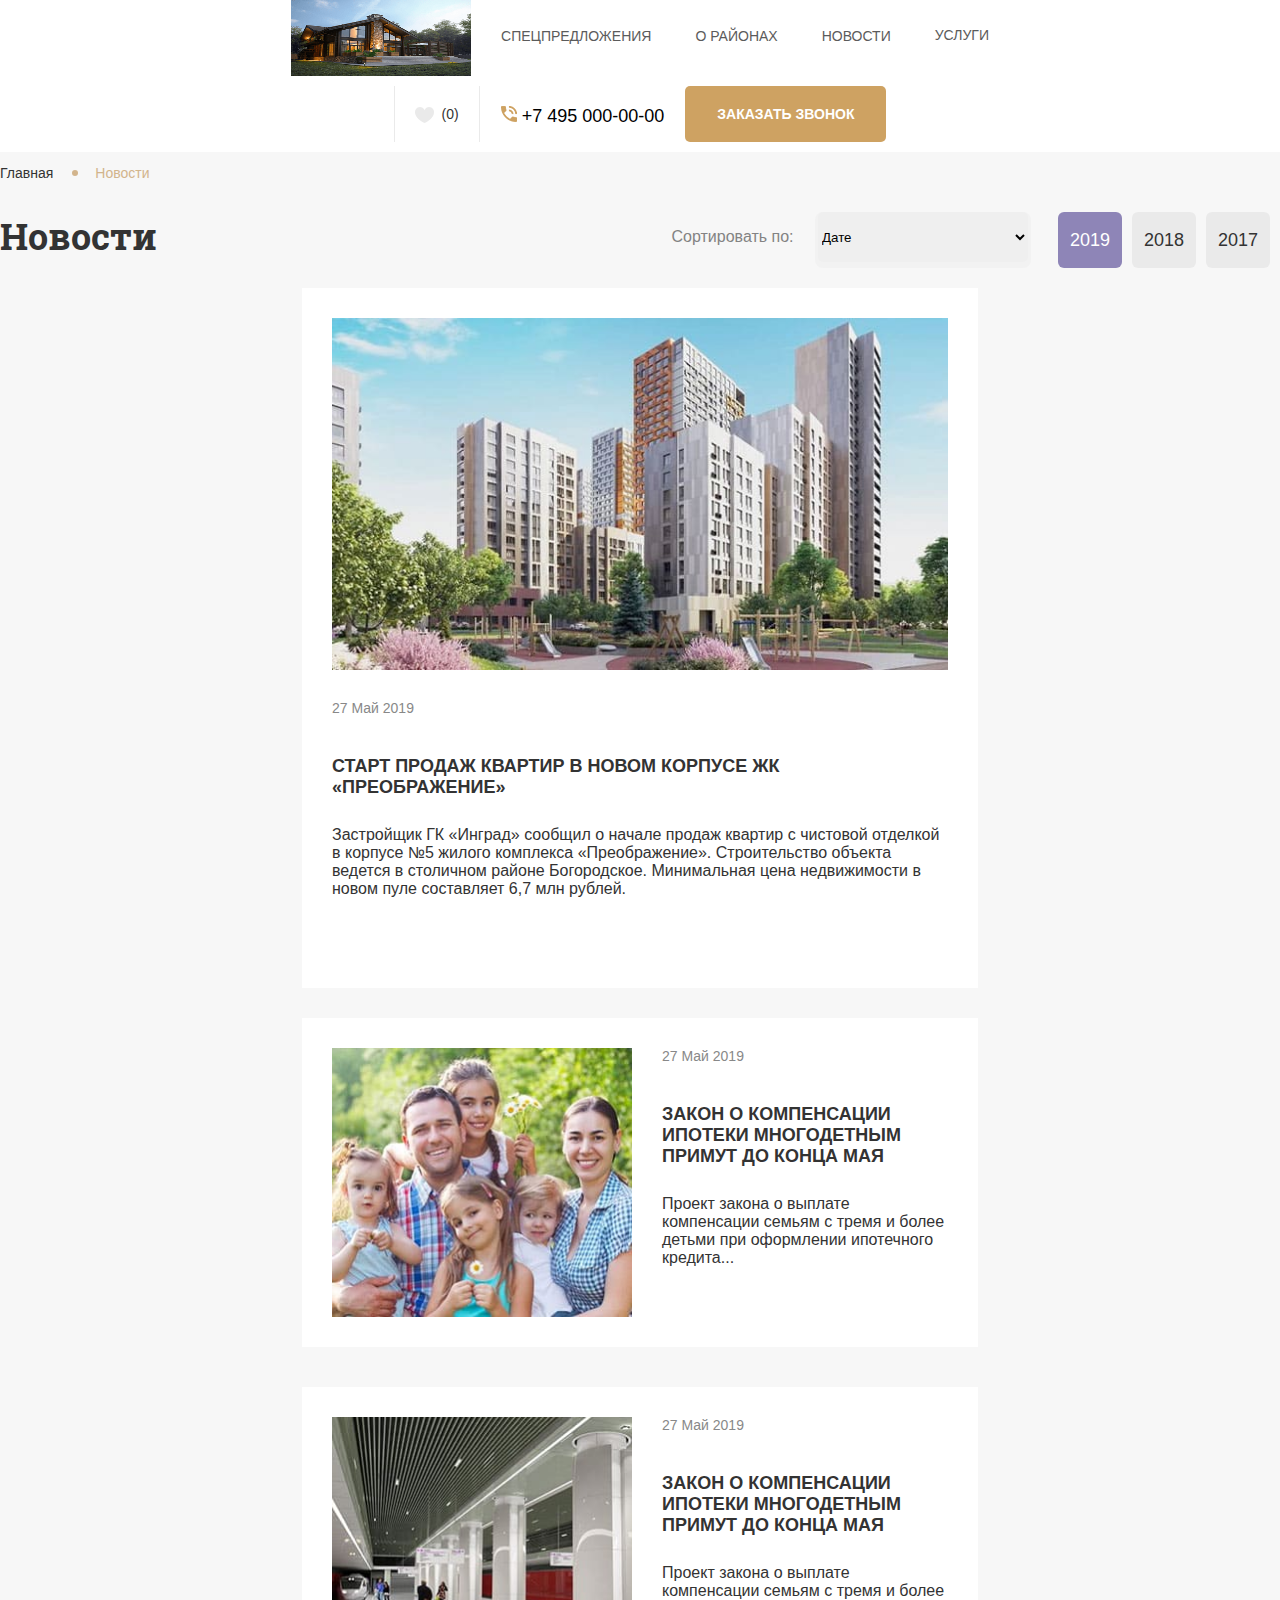
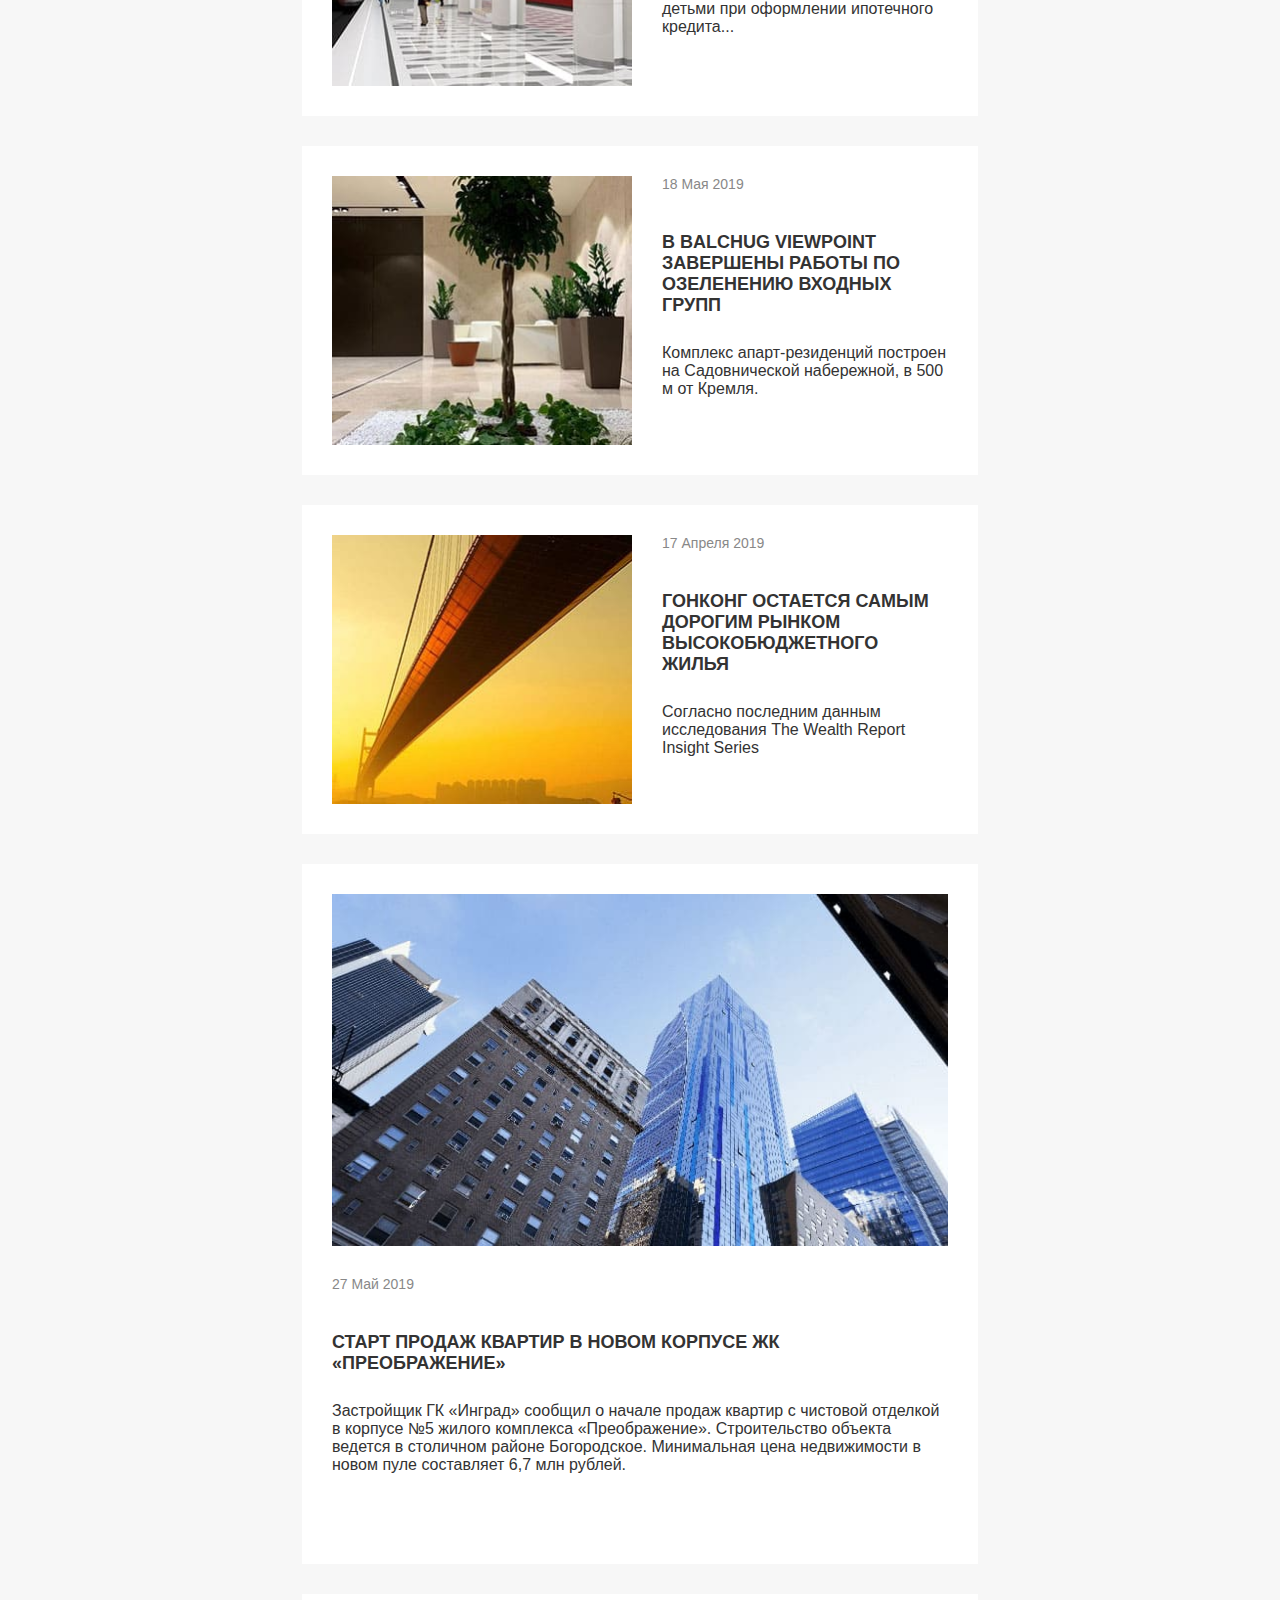
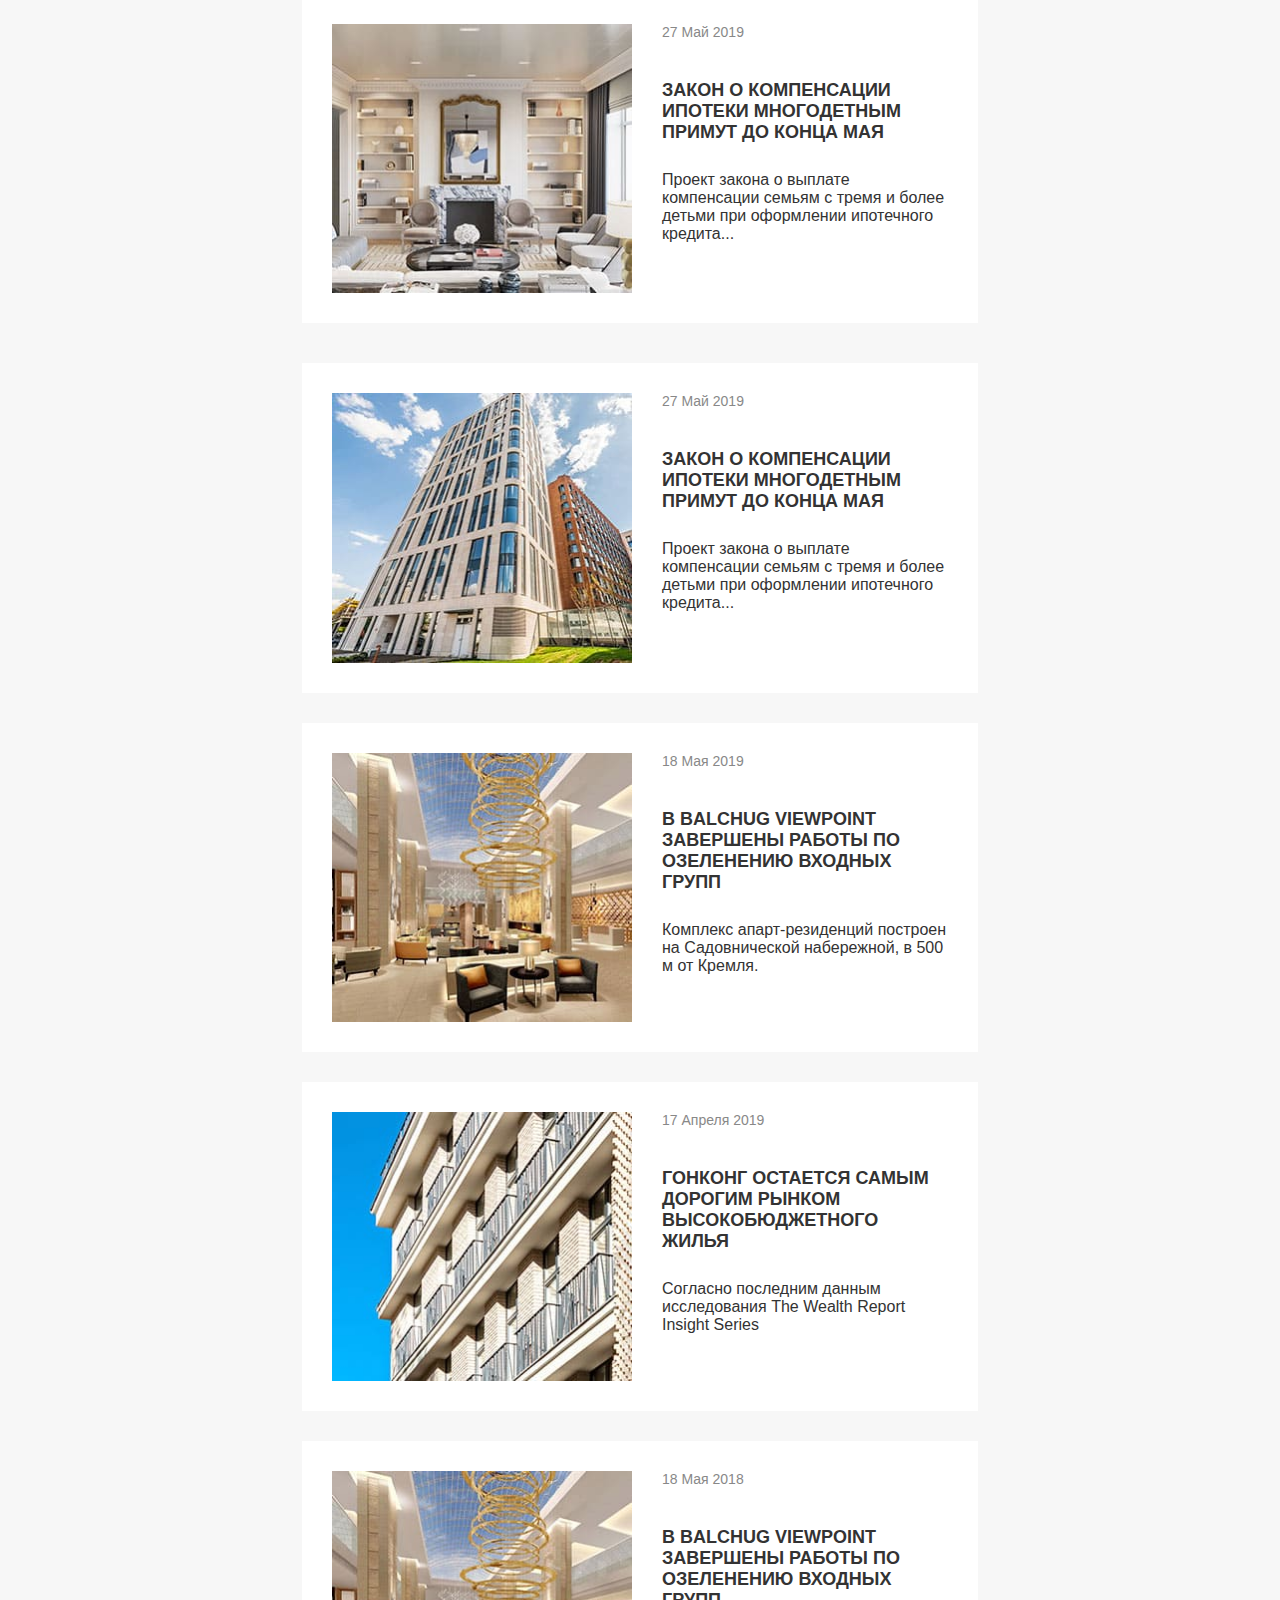
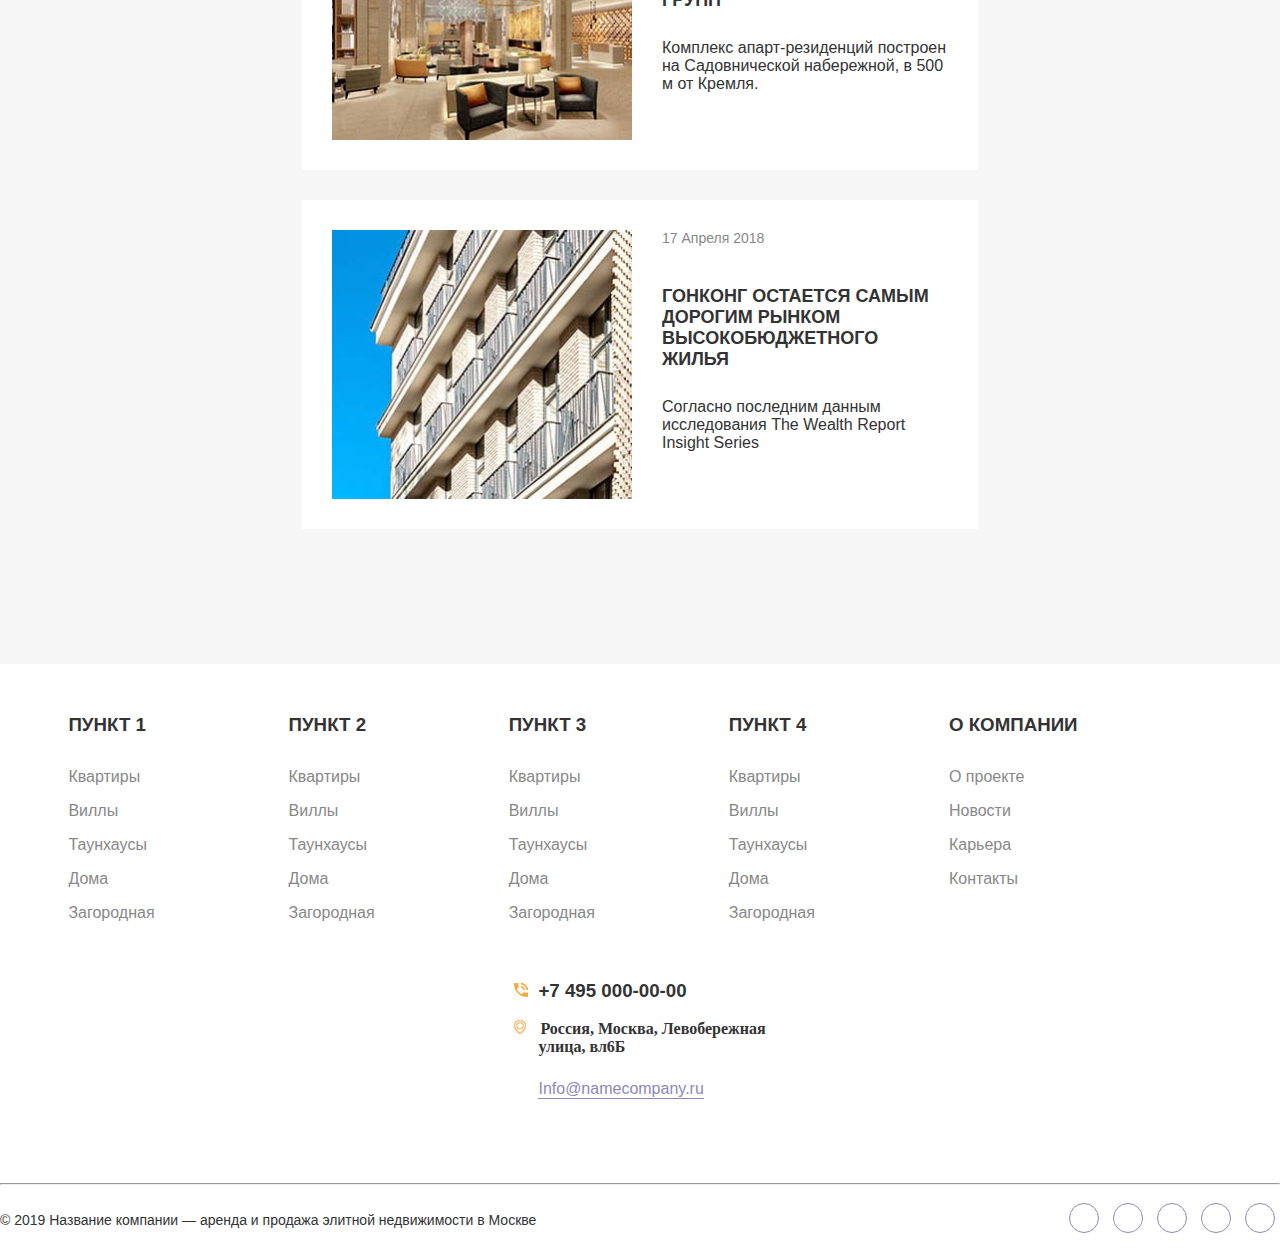
<file: news/news.html>
<!DOCTYPE html>
<html>
<head>
	<title>Новости</title>
  <meta charset="utf-8"/>
  <meta http-equiv="X-UA-Compatible" content="IE=edge" />
  <meta name="description" content=""/>
  <meta property="og:url" content=""/>
  <meta property="og:title" content="">
  <meta property="og:description" content=""/>
  <meta property="og:type" content="website">
  <meta property="og:image" content=""/>
	<meta name="viewport" content="width=device-width, initial-scale=1, maximum-scale=1"/>
	<link rel="apple-touch-icon" href="#"/>
	<link rel="apple-touch-icon" sizes="72x72" href="#"/>
	<link rel="apple-touch-icon" sizes="114x114" href="#"/>
  <link href="#" rel='alternate' title='Sitemap' type='application/rss+xml'/>
  <link rel="canonical" href="#"/>

	<!-- Chrome, Firefox OS and Opera -->
	<meta name="theme-color" content="#36A26B">
	<!-- Windows Phone -->
	<meta name="msapplication-navbutton-color" content="#36A26B">
	<!-- iOS Safari -->
	<meta name="apple-mobile-web-app-status-bar-style" content="#36A26B">
  <!--Иконка в браузере-->
  <link rel="shortcut icon" href="../icons/icon_for_browser.png" type="image/x-icon">
  <!-- Bootstrap,CSS -->
  <link rel="stylesheet" href="../css/common.css"/>
  <link rel="stylesheet" href="../css/common_media(1).css">
  <link rel="stylesheet" href="css/news.css">
  <link rel="stylesheet" href="../fonts/CeraPro/font-cera.css"/>
	<link rel="stylesheet" href="../fonts/RobotoSlab/robotoslab.css"/>
	<link rel="stylesheet" href="../fonts/GothamPro/GothamPro.css">
</head>
<body>

<!--======= Preloader =======-->
	<div class="preloader">
		<div class="cssload-dots">
			<div class="cssload-dot"></div>
			<div class="cssload-dot"></div>
			<div class="cssload-dot"></div>
			<div class="cssload-dot"></div>
			<div class="cssload-dot"></div>
		</div>
		<svg version="1.1" xmlns="http://www.w3.org/2000/svg">
			<defs>
				<filter id="goo">
					<feGaussianBlur in="SourceGraphic" result="blur" stdDeviation="12" ></feGaussianBlur>
					<feColorMatrix in="blur" mode="matrix" values="1 0 0 0 0	0 1 0 0 0	0 0 1 0 0	0 0 0 18 -7" result="goo" ></feColorMatrix>
					<!--<feBlend in2="goo" in="SourceGraphic" result="mix" ></feBlend>-->
				</filter>
			</defs>
		</svg>
	</div>

<!--==================== 1 screen ====================-->
  <header>
    <!--============= pop-ups ============-->
      <div class="call wow">
        <div class="call-pop-up">
          <img class="call-close" src="../icons/close-call.png" alt="close-call">
          <form class="call-content">
            <h3 class="call-title">
              Позвоните мне
            </h3>
            <label class="call-label" for="name">Имя:</label>
            <input id="name" class="call-input" type="text" name="Name" value="" required/>
            <label class="call-label" for="name">Телефон*:</label>
            <input id="number" class="call-input" type="number" name="Number" value="" required/>
            <input class="call-submit" type="submit" name="Submit" value="Отправить"/>
            <p class="call-text">
              Нажимая на кнопку, Вы даете согласие на обработку персональных данных в соответствии с « <a class="call-link" href="#">Положением об обработке персональных данных</a>»
            </p>
          </form>
        </div>
      </div>

      <div class="call1 wow fadeInDown">
        <div class="thanks">
          <img class="call-close" src="../icons/close-call.png" alt="close-call">
          <form class="call-content">
            <h3 class="call-title">
              Спасибо!
            </h3>
            <p class="thanks-text">
              Мы свяжемся с Вами<br/>
              в ближайшее время!
            </p>
            <button class="thanks-comeback" type="button" name="comeback">
              Вернуться
            </button>
          </form>
        </div>
      </div>
    <!--============= pop-ups end ============-->
    <section class="header-menu">
			<section class="header-menu_content">
				<section class="header-menu_left">
					<a class="header-menu-logolink" href="../index.html"><img class="header-menu_logo" src="../img/logotype.png" alt="logotype"/></a>
					<div class="header-menu-mobile">
						<div class="header-menu-mobile_item"></div>
						<div class="header-menu-mobile_item"></div>
						<div class="header-menu-mobile_item"></div>
					</div>
					<nav class="header-menu-nav">
						<li class="header-menu-li header-menu-li-1">
							<a class="header-menu-link" href="../special_offers/specialOffers.html">
								Спецпредложения
							</a>
						</li>

						<li class="header-menu-li header-menu-li-1">
							<a class="header-menu-link" href="../all_areas/allAreas.html">
								О районах
							</a>
						</li>

						<li class="header-menu-li header-menu-li-1">
							<a class="header-menu-link" href="#">
								Новости
							</a>
						</li>

						<li class="header-menu-li header-sub-menu">
							<a class="header-menu-link" href="#">
								Услуги<br/>
								<i class="fas fa-chevron-down"></i>
							</a>
							<div class="header-sub-li">
								<a class="header-menu-link1" href="../sale/sale.html">
									Продажа
								</a>
								<a class="header-menu-link1" href="../support/support.html">
									Поддержка
								</a>
							</div>
						</li>
					</nav>
				</section>

				<section class="header-menu_right">
					<section class="header-menu-basket">
						<img class="header-menu-icon" src="../icons/heart.png" alt="heart"/>(0)
					</section>
					<section class="header-menu-phone">
						 <img src="../icons/phone.png" alt="phone"> +7 495 000-00-00
					</section>
					<button class="header-menu-call" type="button" name="button">
						Заказать звонок
					</button>
				</section>
			</section>
    </section>
  </header>

<!--==================== Main ====================-->
  <main class="main">
    <article class="main-content">
      <section class="main-crumbs">
        <a class="main-crumbs_links" href="../index.html">Главная</a>
        <a class="main-crumbs_links main-link" href="#">Новости</a>
      </section>

      <section class="main-top">
        <h1 class="main-title">
          Новости
        </h1>
        <section class="main-data">
          <label class="main-label" for="">
            <span class="main-label-text">Сортировать по:</span>
            <select name="filter" class="filter-select">					
              <option value="1">Дате</option>
              <option value="2">Категории</option>
            </select>
          </label>
          <div class="main-years">
            <div id="year-1" class="main-year main-year-checked">2019</div>
            <div id="year-2" class="main-year">2018</div>
            <div id="year-3" class="main-year">2017</div>
          </div>
        </section>
      </section>

      <article class="news">
        <section class="news-content">
          <section class="news-content-item">
            <img class="news-picture" src="../img/news1.jpg" alt="apartment"/>
            <section>
              <section class="news-date">
                27 Май 2019
              </section>
              <h3 class="news-sub-title">
                Старт продаж квартир в новом корпусе ЖК «Преображение»
              </h3>
              <section class="news-description">
                Застройщик ГК «Инград» сообщил о начале продаж квартир с чистовой отделкой в корпусе №5 жилого комплекса «Преображение». Строительство объекта ведется в столичном районе Богородское. Минимальная цена недвижимости в новом пуле составляет 6,7 млн рублей.
              </section>
            </section>
          </section>
    
          <section>
            <section class="news-content-item news-content-item-1">
              <img class="news-picture news-right" src="../img/news2.jpg" alt="family"/>
              <section class="news-width-mobile">
                <section class="news-date">
                  27 Май 2019
                </section>
                <h3 class="news-sub-title news-width-1">
                  Закон о компенсации ипотеки многодетным примут до конца мая
                </h3>
                <section class="news-description news-width-1">
                  Проект закона о выплате компенсации семьям с тремя и более детьми при оформлении ипотечного кредита...
                </section>
              </section>
            </section>
    
            <section class="news-content-item news-content-item-2">
              <img class="news-picture news-right" src="../img/news3.jpg" alt="family"/>
              <section class="news-width-mobile">
                <section class="news-date">
                  27 Май 2019
                </section>
                <h3 class="news-sub-title news-width-1">
                  Закон о компенсации ипотеки многодетным примут до конца мая
                </h3>
                <section class="news-description news-width-1">
                  Проект закона о выплате компенсации семьям с тремя и более детьми при оформлении ипотечного кредита...
                </section>
              </section>
            </section>
          </section>
        </section>

        <section class="news-content">
            <section class="news-content-item news-content-item-1">
              <img class="news-picture news-right" src="img/item-2.jpg" alt="family"/>
              <section class="news-width-mobile">
                <section class="news-date">
                  18 Мая 2019
                </section>
                <h3 class="news-sub-title news-width-1">
                  В Balchug Viewpoint завершены работы по озеленению входных групп
                </h3>
                <section class="news-description news-width-1">
                  Комплекс апарт-резиденций построен на Садовнической набережной, в 500 м от Кремля.
                </section>
              </section>
            </section>
    
            <section class="news-content-item news-content-item-1">
              <img class="news-picture news-right" src="img/item-1.jpg" alt="family"/>
              <section class="news-width-mobile">
                <section class="news-date">
                  17 Апреля 2019
                </section>
                <h3 class="news-sub-title news-width-1">
                  Гонконг остается самым дорогим рынком высокобюджетного жилья
                </h3>
                <section class="news-description news-width-1">
                  Согласно последним данным исследования The Wealth Report Insight Series 
                </section>
              </section>
            </section>
        </section>

        <section class="news-content news-content-1">
          <section class="news-content-item">
            <img class="news-picture" src="img/item-3.jpg" alt="apartment"/>
            <section>
              <section class="news-date">
                27 Май 2019
              </section>
              <h3 class="news-sub-title">
                Старт продаж квартир в новом корпусе ЖК «Преображение»
              </h3>
              <section class="news-description">
                Застройщик ГК «Инград» сообщил о начале продаж квартир с чистовой отделкой в корпусе №5 жилого комплекса «Преображение». Строительство объекта ведется в столичном районе Богородское. Минимальная цена недвижимости в новом пуле составляет 6,7 млн рублей.
              </section>
            </section>
          </section>
    
          <section>
            <section class="news-content-item news-content-item-1">
              <img class="news-picture news-right" src="img/item-4.jpg" alt="family"/>
              <section class="news-width-mobile">
                <section class="news-date">
                  27 Май 2019
                </section>
                <h3 class="news-sub-title news-width-1">
                  Закон о компенсации ипотеки многодетным примут до конца мая
                </h3>
                <section class="news-description news-width-1">
                  Проект закона о выплате компенсации семьям с тремя и более детьми при оформлении ипотечного кредита...
                </section>
              </section>
            </section>
    
            <section class="news-content-item news-content-item-2">
              <img class="news-picture news-right" src="img/item-5.jpg" alt="family"/>
              <section class="news-width-mobile">
                <section class="news-date">
                  27 Май 2019
                </section>
                <h3 class="news-sub-title news-width-1">
                  Закон о компенсации ипотеки многодетным примут до конца мая
                </h3>
                <section class="news-description news-width-1">
                  Проект закона о выплате компенсации семьям с тремя и более детьми при оформлении ипотечного кредита...
                </section>
              </section>
            </section>
          </section>
        </section>

        <section class="news-content">
          <section class="news-content-item news-content-item-1">
            <img class="news-picture news-right" src="img/item-6.jpg" alt="family"/>
            <section class="news-width-mobile">
              <section class="news-date">
                18 Мая 2019
              </section>
              <h3 class="news-sub-title news-width-1">
                В Balchug Viewpoint завершены работы по озеленению входных групп
              </h3>
              <section class="news-description news-width-1">
                Комплекс апарт-резиденций построен на Садовнической набережной, в 500 м от Кремля.
              </section>
            </section>
          </section>
  
          <section class="news-content-item news-content-item-1">
            <img class="news-picture news-right" src="img/item-7.jpg" alt="family"/>
            <section class="news-width-mobile">
              <section class="news-date">
                17 Апреля 2019
              </section>
              <h3 class="news-sub-title news-width-1">
                Гонконг остается самым дорогим рынком высокобюджетного жилья
              </h3>
              <section class="news-description news-width-1">
                Согласно последним данным исследования The Wealth Report Insight Series 
              </section>
            </section>
          </section>
        </section>

        <section class="news-content news-content-1">
          <section class="news-content-item news-content-item-1">
            <img class="news-picture news-right" src="img/item-6.jpg" alt="family"/>
            <section class="news-width-mobile">
              <section class="news-date">
                18 Мая 2018
              </section>
              <h3 class="news-sub-title news-width-1">
                В Balchug Viewpoint завершены работы по озеленению входных групп
              </h3>
              <section class="news-description news-width-1">
                Комплекс апарт-резиденций построен на Садовнической набережной, в 500 м от Кремля.
              </section>
            </section>
          </section>
  
          <section class="news-content-item news-content-item-1">
            <img class="news-picture news-right" src="img/item-7.jpg" alt="family"/>
            <section class="news-width-mobile">
              <section class="news-date">
                17 Апреля 2018
              </section>
              <h3 class="news-sub-title news-width-1">
                Гонконг остается самым дорогим рынком высокобюджетного жилья
              </h3>
              <section class="news-description news-width-1">
                Согласно последним данным исследования The Wealth Report Insight Series 
              </section>
            </section>
          </section>
        </section>
      </article>
    </article>
  </main>
    
<!--==================== Footer ====================-->
<footer class="footer">
  <section class="footer-content">
    <section class="footer-content-item">
      <h3 class="footer-content-title">
        Пункт 1
      </h3>
      <ul class="footer-content-ul">
        <li>
          <a href="#" class="footer-content-link" tabindex="0">
            Квартиры
          </a>
        </li>
        <li>
          <a href="#" class="footer-content-link" tabindex="0">
            Виллы
          </a>
        </li>
        <li>
          <a href="#" class="footer-content-link" tabindex="0">
            Таунхаусы
          </a>
        </li>
        <li>
          <a href="#" class="footer-content-link" tabindex="0">
            Дома
          </a>
        </li>
        <li>
          <a href="" class="footer-content-link" tabindex="0">
            Загородная
          </a>
        </li>
      </ul>
    </section>

    <section class="footer-content-item">
      <h3 class="footer-content-title">
        Пункт 2
      </h3>
      <ul class="footer-content-ul">
        <li>
          <a href="#" class="footer-content-link" tabindex="0">
            Квартиры
          </a>
        </li>
        <li>
          <a href="#" class="footer-content-link" tabindex="0">
            Виллы
          </a>
        </li>
        <li>
          <a href="#" class="footer-content-link" tabindex="0">
            Таунхаусы
          </a>
        </li>
        <li>
          <a href="#" class="footer-content-link" tabindex="0">
            Дома
          </a>
        </li>
        <li>
          <a href="" class="footer-content-link" tabindex="0">
            Загородная
          </a>
        </li>
      </ul>
    </section>

    <section class="footer-content-item">
      <h3 class="footer-content-title">
        Пункт 3
      </h3>
      <ul class="footer-content-ul">
        <li>
          <a href="#" class="footer-content-link" tabindex="0">
            Квартиры
          </a>
        </li>
        <li>
          <a href="#" class="footer-content-link" tabindex="0">
            Виллы
          </a>
        </li>
        <li>
          <a href="#" class="footer-content-link" tabindex="0">
            Таунхаусы
          </a>
        </li>
        <li>
          <a href="#" class="footer-content-link" tabindex="0">
            Дома
          </a>
        </li>
        <li>
          <a href="" class="footer-content-link" tabindex="0">
            Загородная
          </a>
        </li>
      </ul>
    </section>

    <section class="footer-content-item">
      <h3 class="footer-content-title">
        Пункт 4
      </h3>
      <ul class="footer-content-ul">
        <li>
          <a href="#" class="footer-content-link" tabindex="0">
            Квартиры
          </a>
        </li>
        <li>
          <a href="#" class="footer-content-link" tabindex="0">
            Виллы
          </a>
        </li>
        <li>
          <a href="#" class="footer-content-link" tabindex="0">
            Таунхаусы
          </a>
        </li>
        <li>
          <a href="#" class="footer-content-link" tabindex="0">
            Дома
          </a>
        </li>
        <li>
          <a href="" class="footer-content-link" tabindex="0">
            Загородная
          </a>
        </li>
      </ul>
    </section>

    <section class="footer-content-item">
      <h3 class="footer-content-title">
        О компании
      </h3>
      <ul class="footer-content-ul">
        <li>
          <a href="#" class="footer-content-link" tabindex="0">
            О проекте
          </a>
        </li>
        <li>
          <a href="#" class="footer-content-link" tabindex="0">
            Новости
          </a>
        </li>
        <li>
          <a href="#" class="footer-content-link" tabindex="0">
            Карьера
          </a>
        </li>
        <li>
          <a href="" class="footer-content-link" tabindex="0">
            Контакты
          </a>
        </li>
      </ul>
    </section>

    <section class="footer-content-item footer-content-item-1">
      <h3 class="footer-content-title">
        <img class="footer-content-icon" src="../icons/footer-phone.jpg" alt="phone"/>+7 495 000-00-00
      </h3>
      <p class="footer-content-location">
        <img class="footer-content-icon" src="../icons/footer-address.jpg" alt="location"/>	Россия, Москва, 
          <span class="footer-content-span-1">Левобережная<br class="footer-br"/>
          <span class="footer-content-span">улица, вл6Б</span></span>
      </p>
      <a class="footer-content-email" href="mailto:Info@namecompany.ru">Info@namecompany.ru</a>
    </section>
  </section>
  <hr/>
  <section class="footer-bottom">
    <p class="footer-bottom-copy">© 2019 Название компании — аренда и продажа элитной недвижимости в Москве</p>
    <section>
      <a href="#"><i class="footer-socials fab fa-vk"></i></a>
      <a href="#"><i class="footer-socials fab fa-facebook-f"></i></a>
      <a href="#"><i class="footer-socials fab fa-instagram"></i></a>
      <a href="#"><i class="footer-socials fab fa-twitter"></i></a>
      <a href="#"><i class="footer-socials fab fa-google-plus-g"></i></a>
    </section>
  </section>
</footer>

<!--==================== Js ====================-->
<script src="../js/preloader.js"></script>
<script src="../js/pop-up.js"></script>
<script src="../js/mobile-menu.js"></script>
<script src="js/data-filter.js"></script>
<!--Иконки с fontawesome -->
<link rel="stylesheet" href="https://use.fontawesome.com/releases/v5.4.2/css/all.css" integrity="sha384-/rXc/GQVaYpyDdyxK+ecHPVYJSN9bmVFBvjA/9eOB+pb3F2w2N6fc5qB9Ew5yIns" crossorigin="anonymous">
</body>
</html>
</file>
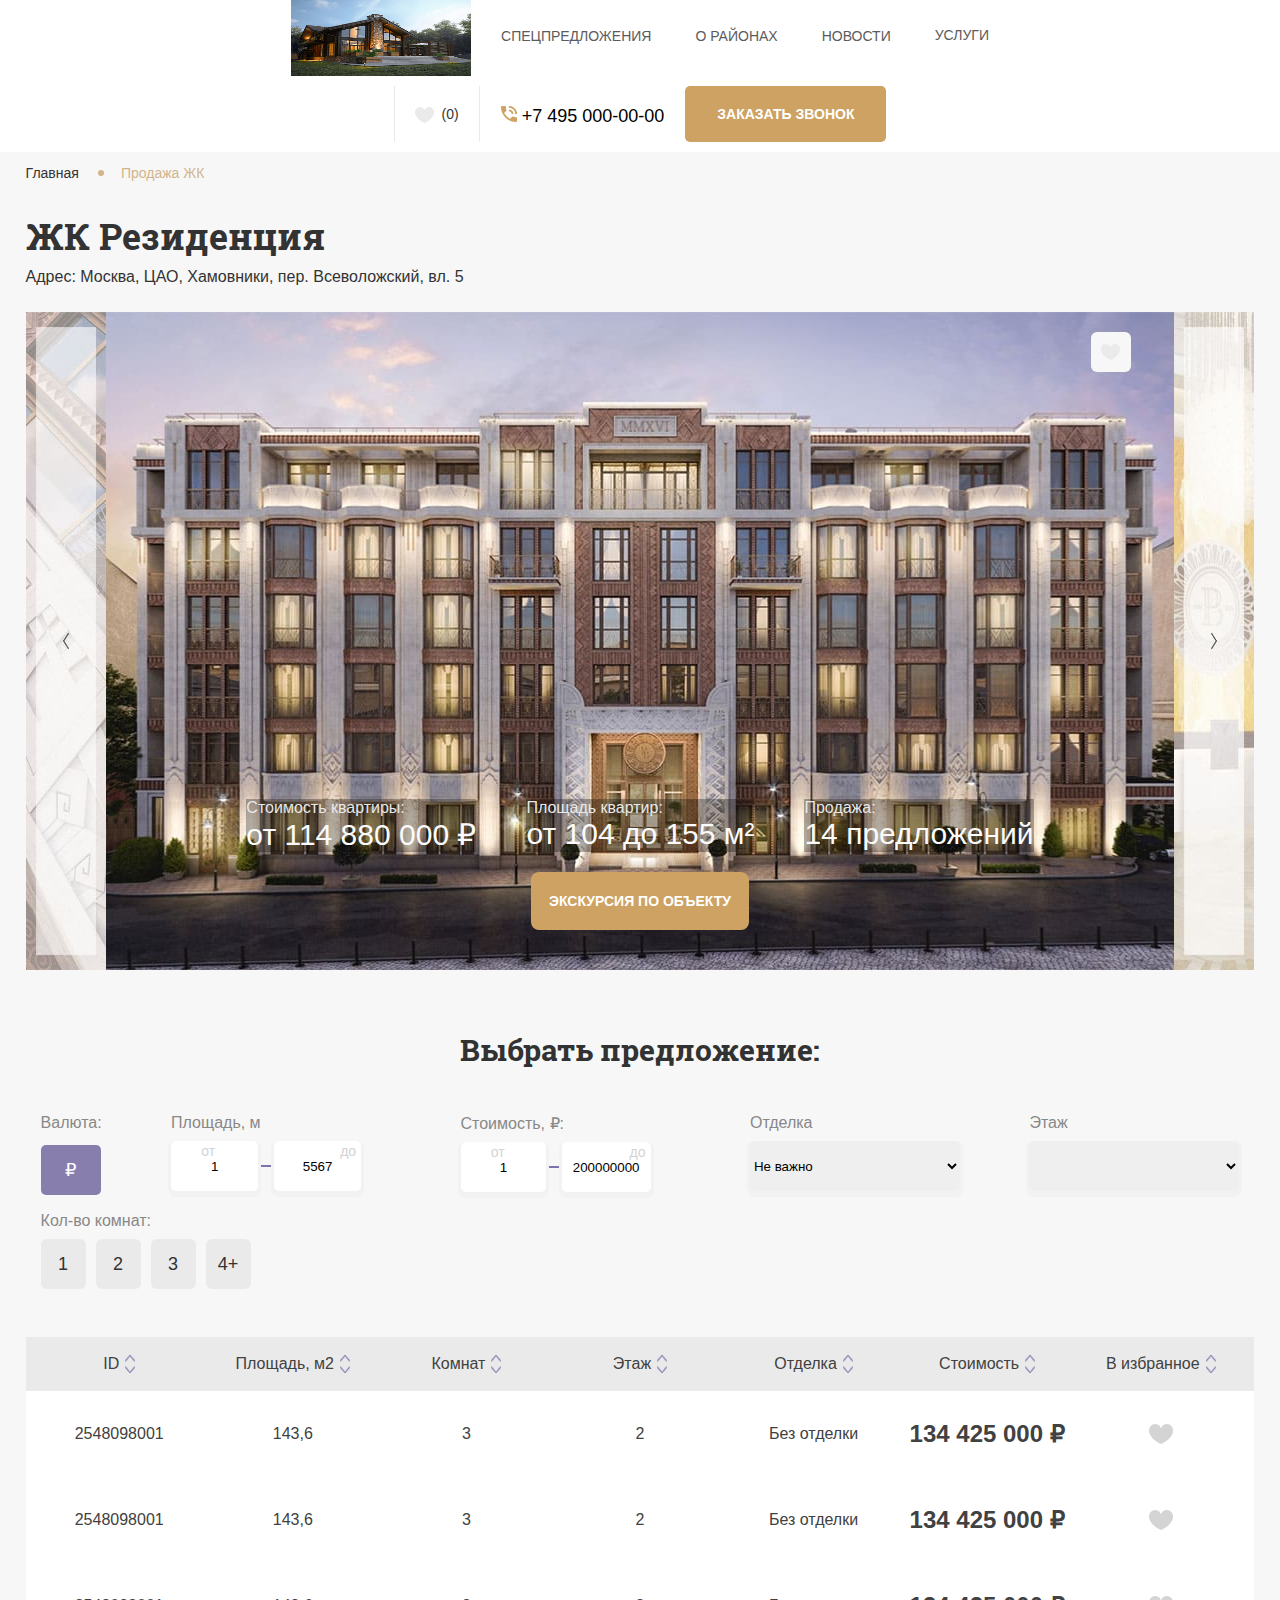
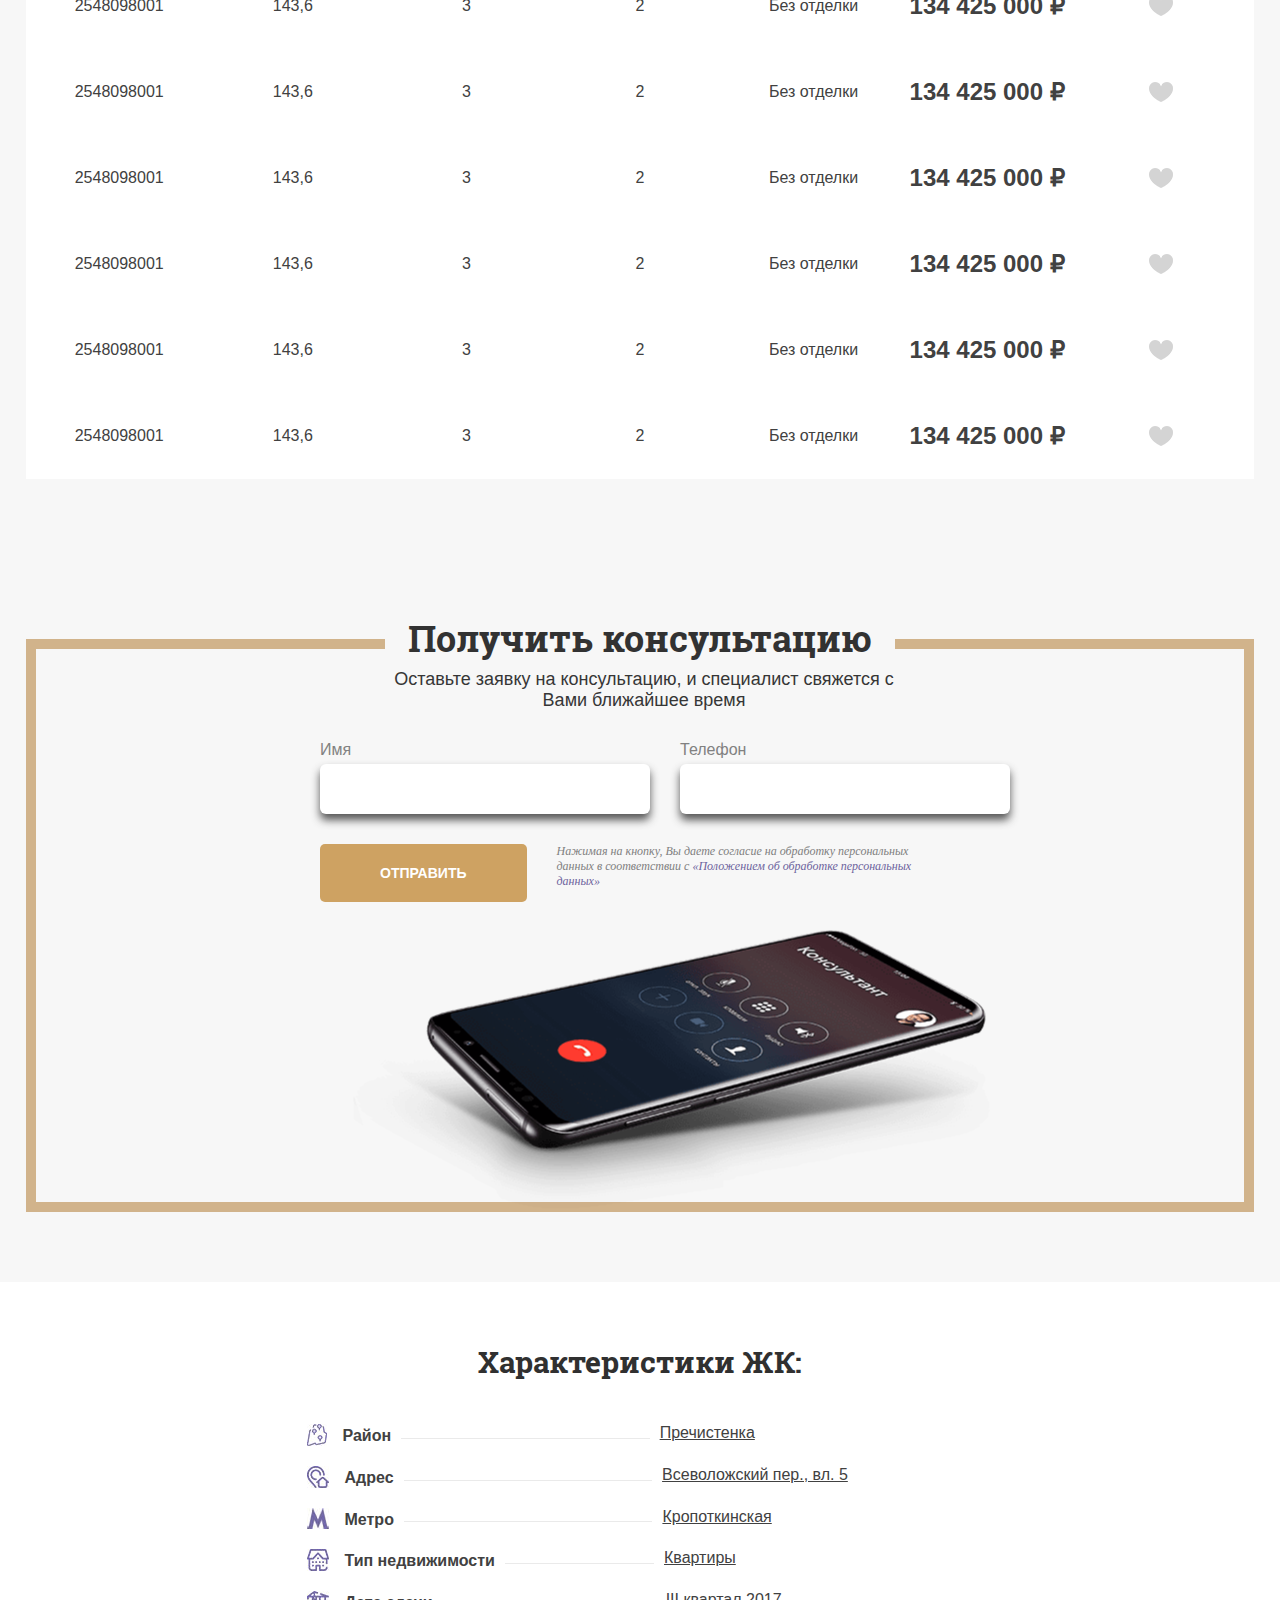
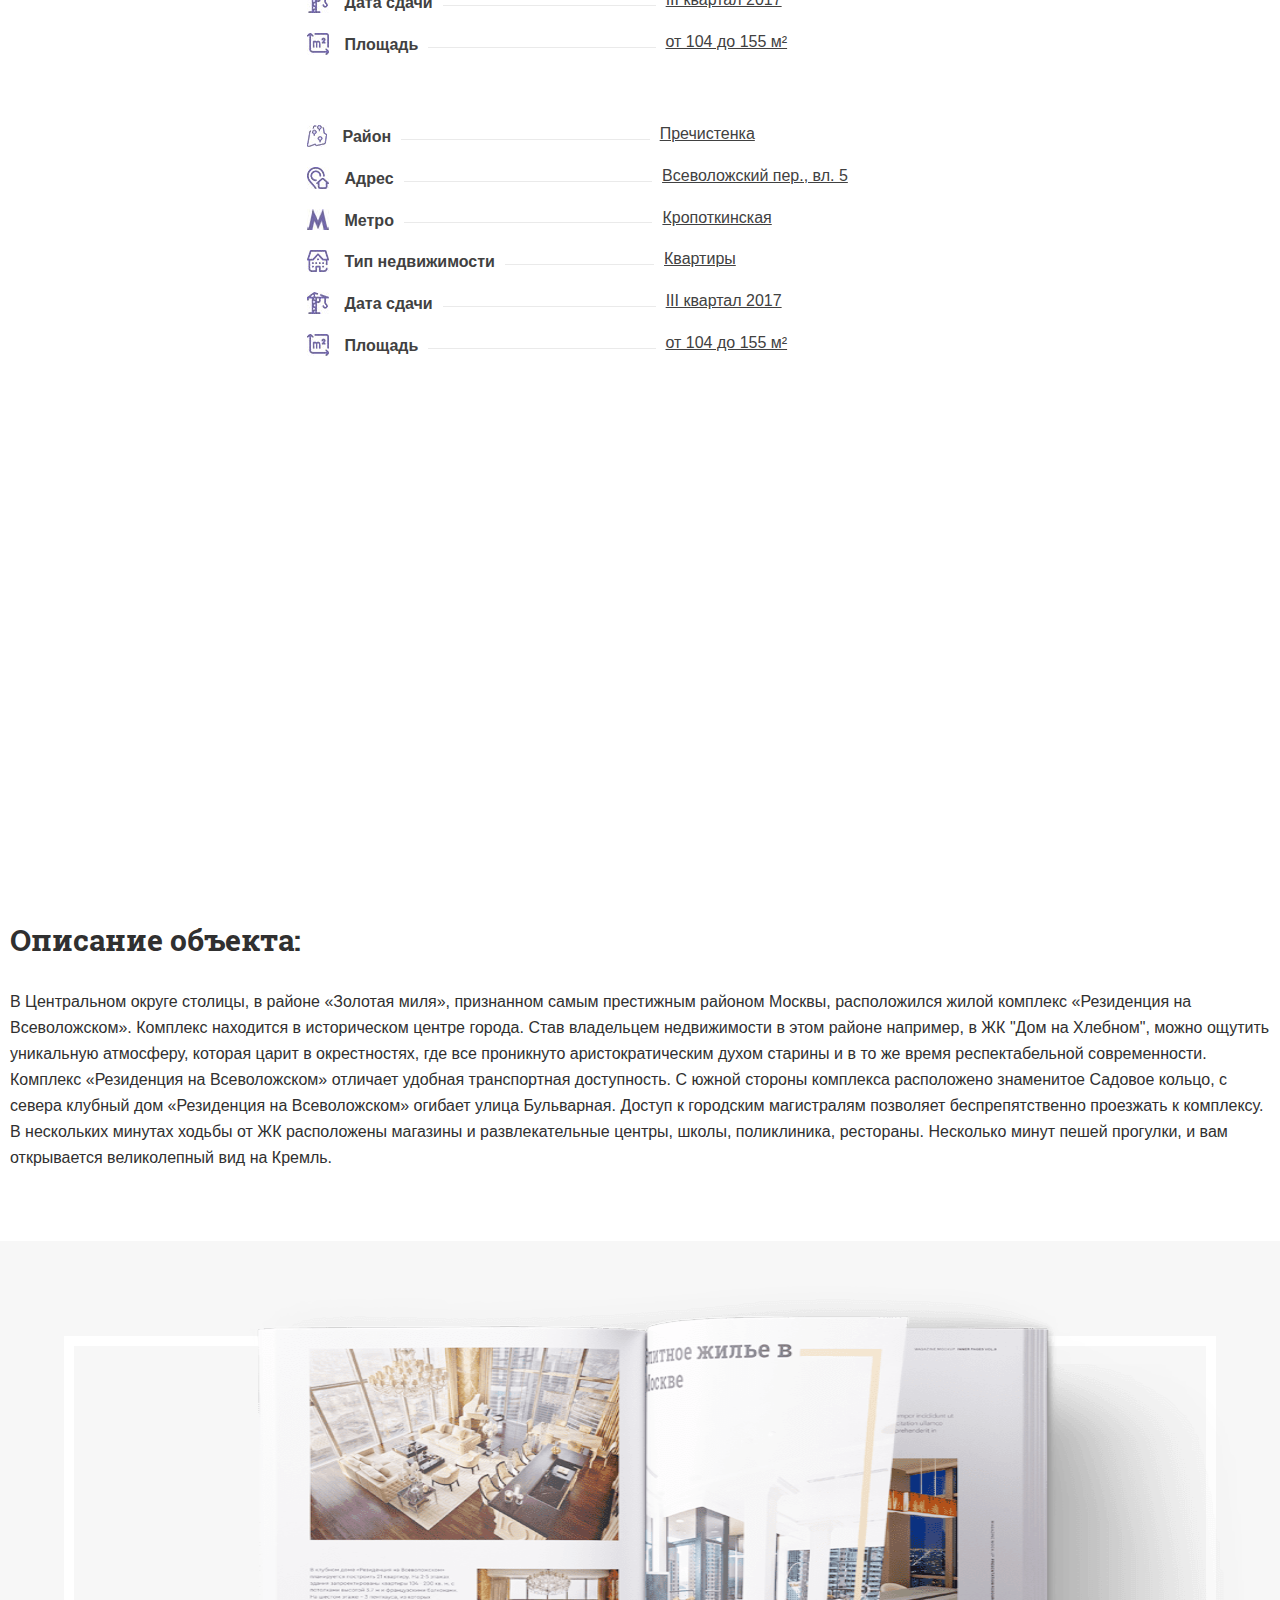
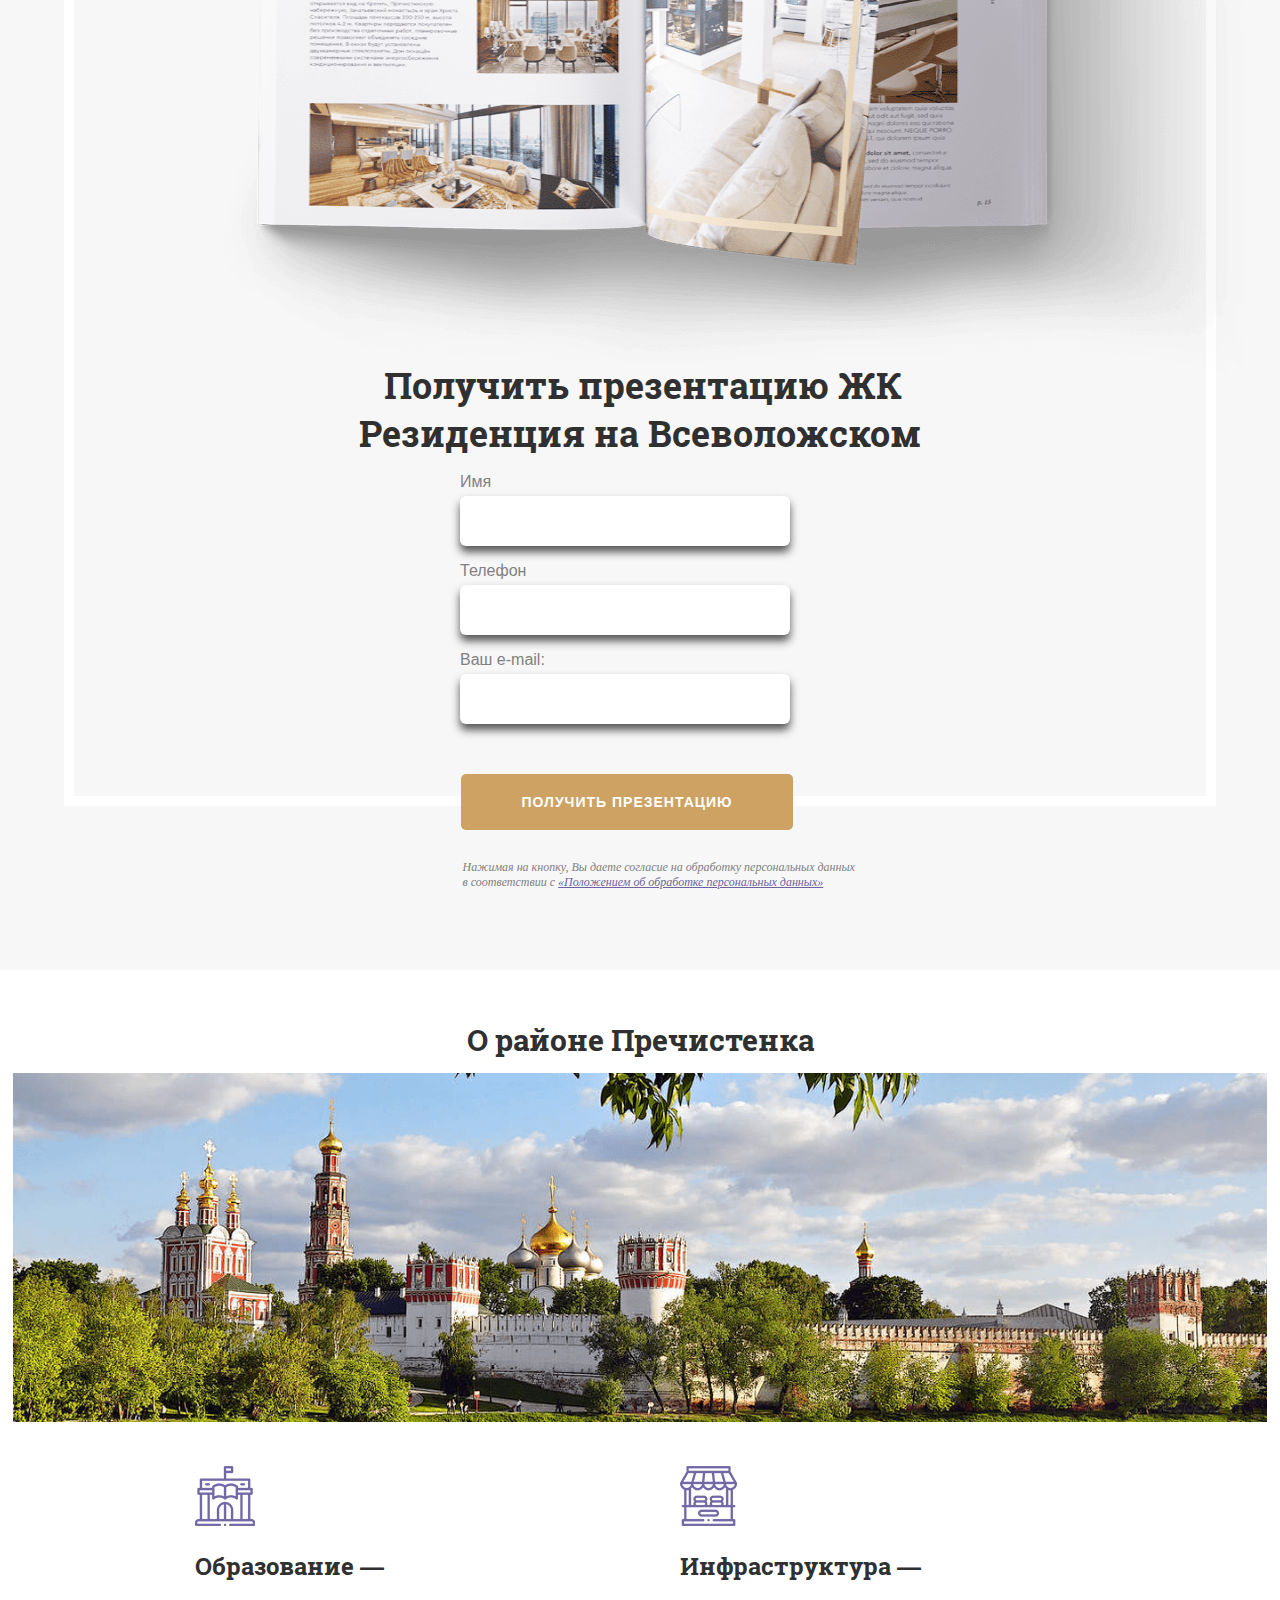
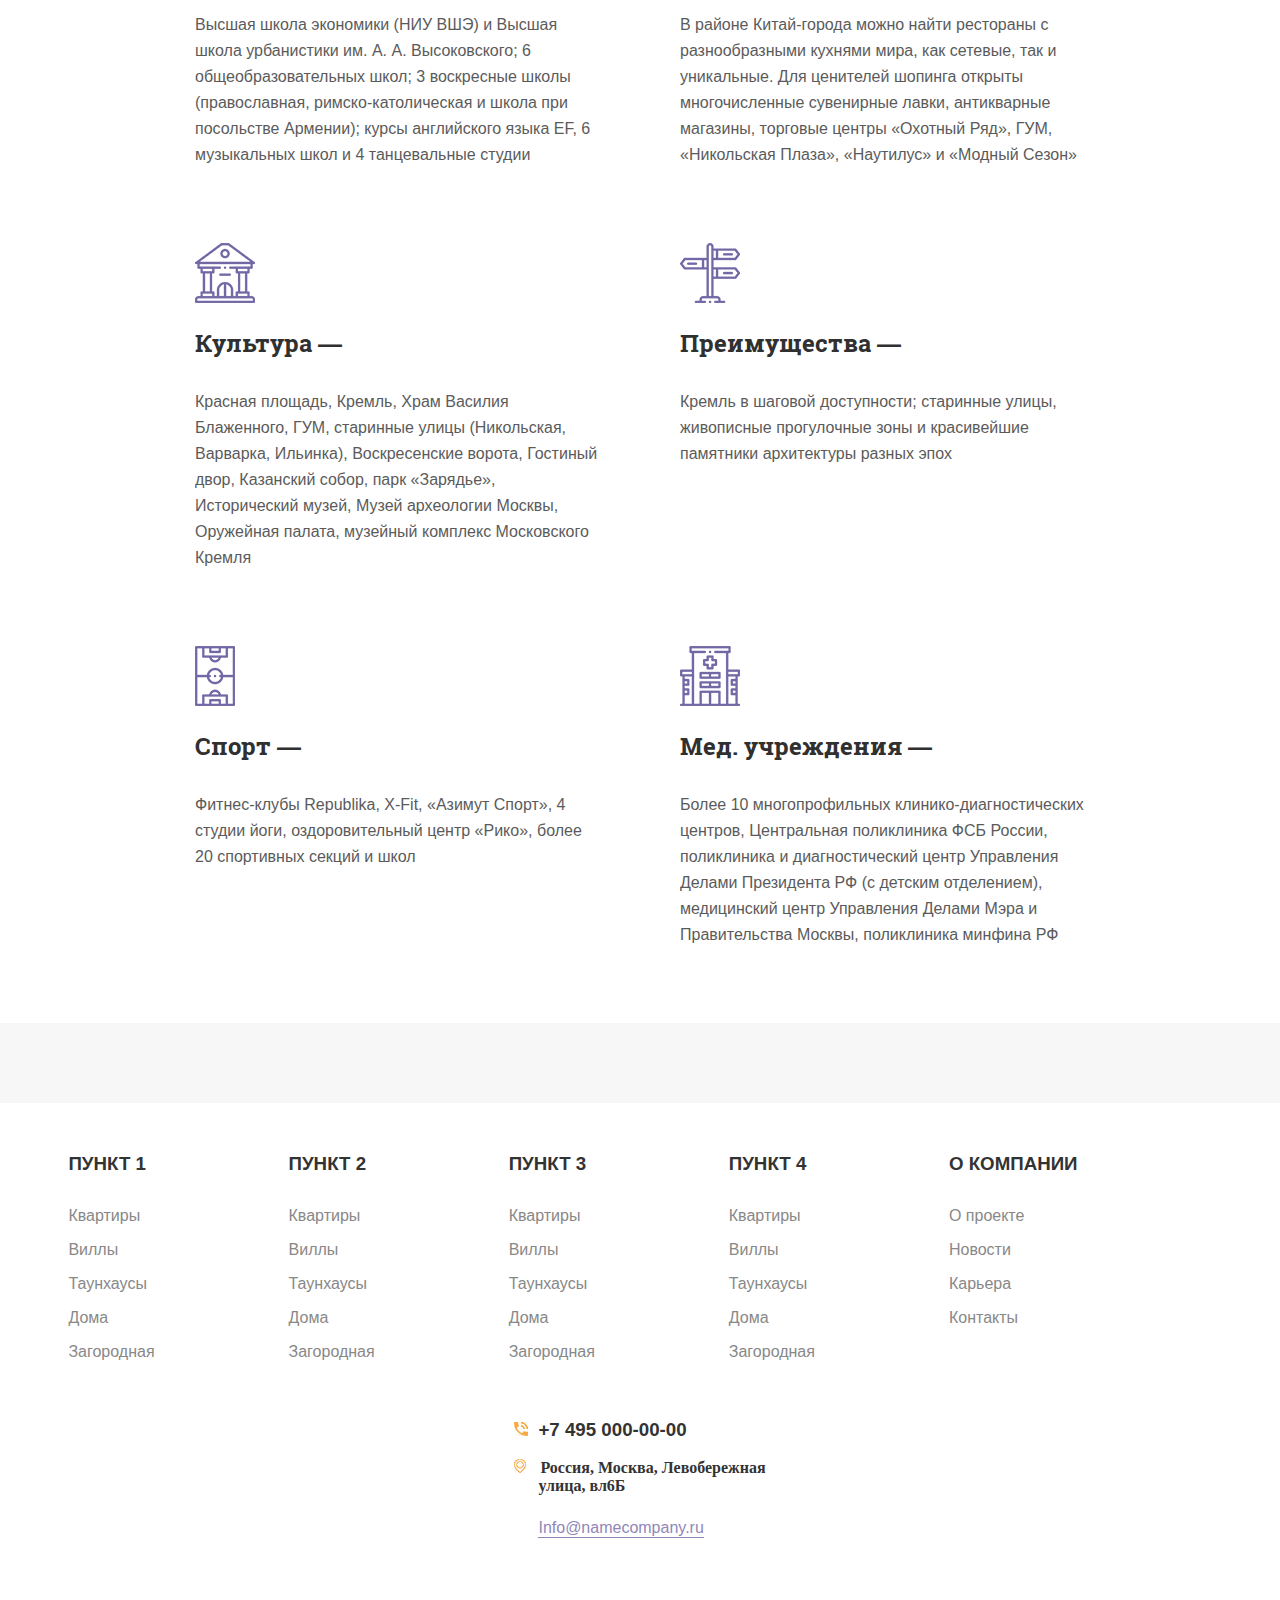
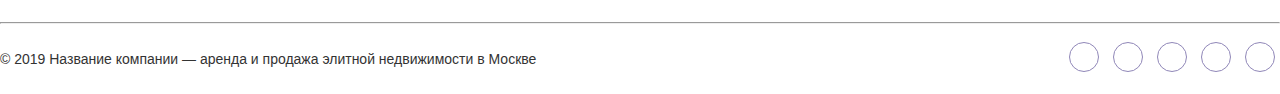
<file: sale/sale.html>
<!DOCTYPE html>
<html>

<head>
    <title>Продажа</title>
    <meta charset="utf-8" />
    <meta http-equiv="X-UA-Compatible" content="IE=edge" />
    <meta name="description" content="" />
    <meta property="og:url" content="" />
    <meta property="og:title" content="">
    <meta property="og:description" content="" />
    <meta property="og:type" content="website">
    <meta property="og:image" content="" />
    <meta name="viewport" content="width=device-width, initial-scale=1, maximum-scale=1" />
    <link rel="apple-touch-icon" href="#" />
    <link rel="apple-touch-icon" sizes="72x72" href="#" />
    <link rel="apple-touch-icon" sizes="114x114" href="#" />
    <link href="#" rel='alternate' title='Sitemap' type='application/rss+xml' />
    <link rel="canonical" href="#" />

    <!-- Chrome, Firefox OS and Opera -->
    <meta name="theme-color" content="#36A26B">
    <!-- Windows Phone -->
    <meta name="msapplication-navbutton-color" content="#36A26B">
    <!-- iOS Safari -->
    <meta name="apple-mobile-web-app-status-bar-style" content="#36A26B">
    <!--Иконка в браузере-->
    <link rel="shortcut icon" href="../icons/icon_for_browser.png" type="image/x-icon">
    <!-- Bootstrap,CSS -->
    <link rel="stylesheet" href="../css/common.css" />
    <link rel="stylesheet" href="../css/common_media(1).css">
    <link rel="stylesheet" href="css/sale.css">
    <link rel="stylesheet" href="../fonts/CeraPro/font-cera.css" />
    <link rel="stylesheet" href="../fonts/RobotoSlab/robotoslab.css" />
    <link rel="stylesheet" href="../fonts/GothamPro/GothamPro.css">
</head>

<body>

    <!--======= Preloader =======-->
    <div class="preloader">
        <div class="cssload-dots">
            <div class="cssload-dot"></div>
            <div class="cssload-dot"></div>
            <div class="cssload-dot"></div>
            <div class="cssload-dot"></div>
            <div class="cssload-dot"></div>
        </div>
        <svg version="1.1" xmlns="http://www.w3.org/2000/svg">
            <defs>
                <filter id="goo">
                    <feGaussianBlur in="SourceGraphic" result="blur" stdDeviation="12"></feGaussianBlur>
                    <feColorMatrix in="blur" mode="matrix" values="1 0 0 0 0	0 1 0 0 0	0 0 1 0 0	0 0 0 18 -7"
                        result="goo">
                    </feColorMatrix>
                    <!--<feBlend in2="goo" in="SourceGraphic" result="mix" ></feBlend>-->
                </filter>
            </defs>
        </svg>
    </div>

<!--==================== 1 screen ====================-->
    <header>
        <!--============= pop-ups ============-->
        <div class="call wow">
            <div class="call-pop-up">
                <img class="call-close" src="../icons/close-call.png" alt="close-call">
                <form class="call-content">
                    <h3 class="call-title">
                        Позвоните мне
                    </h3>
                    <label class="call-label" for="name">Имя:</label>
                    <input id="name" class="call-input" type="text" name="Name" value="" required />
                    <label class="call-label" for="name">Телефон*:</label>
                    <input id="number" class="call-input" type="number" name="Number" value="" required />
                    <input class="call-submit" type="submit" name="Submit" value="Отправить" />
                    <p class="call-text">
                        Нажимая на кнопку, Вы даете согласие на обработку персональных данных в соответствии с « <a
                            class="call-link" href="#">Положением об обработке персональных данных</a>»
                    </p>
                </form>
            </div>
        </div>

        <div class="call1 wow fadeInDown">
            <div class="thanks">
                <img class="call-close" src="../icons/close-call.png" alt="close-call">
                <form class="call-content">
                    <h3 class="call-title">
                        Спасибо!
                    </h3>
                    <p class="thanks-text">
                        Мы свяжемся с Вами<br /> в ближайшее время!
                    </p>
                    <button class="thanks-comeback" type="button" name="comeback">
                        Вернуться
                    </button>
                </form>
            </div>
        </div>
        <!--============= pop-ups end ============-->
        <section class="header-menu">
            <section class="header-menu_content">
                <section class="header-menu_left">
                    <a class="header-menu-logolink" href="../index.html"><img class="header-menu_logo"
                            src="../img/logotype.png" alt="logotype" /></a>
                    <div class="header-menu-mobile">
                        <div class="header-menu-mobile_item"></div>
                        <div class="header-menu-mobile_item"></div>
                        <div class="header-menu-mobile_item"></div>
                    </div>
                    <nav class="header-menu-nav">
                        <li class="header-menu-li header-menu-li-1">
                            <a class="header-menu-link" href="../special_offers/specialOffers.html">
                                Спецпредложения
                            </a>
                        </li>

                        <li class="header-menu-li header-menu-li-1">
                            <a class="header-menu-link" href="#">
                                О районах
                            </a>
                        </li>

                        <li class="header-menu-li header-menu-li-1">
                            <a class="header-menu-link" href="../news/news.html">
                                Новости
                            </a>
                        </li>

                        <li class="header-menu-li header-sub-menu">
                            <a class="header-menu-link" href="#">
                                Услуги<br />
                                <i class="fas fa-chevron-down"></i>
                            </a>
                            <div class="header-sub-li">
                                <a class="header-menu-link1" href="#">
                                    Продажа
                                </a>
                                <a class="header-menu-link1" href="../support/support.html">
                                    Поддержка
                                </a>
                            </div>
                        </li>
                    </nav>
                </section>

                <section class="header-menu_right">
                    <section class="header-menu-basket">
                        <img class="header-menu-icon" src="../icons/heart.png" alt="heart" />(0)
                    </section>
                    <section class="header-menu-phone">
                        <img src="../icons/phone.png" alt="phone"> +7 495 000-00-00
                    </section>
                    <button class="header-menu-call" type="button" name="button">
                        Заказать звонок
                    </button>
                </section>
            </section>
        </section>
    </header>

    <!--==================== Main ====================-->
    <main class="main">
        <article class="main-content">
            <section class="main-crumbs">
                <a class="main-crumbs_links" href="../index.html">Главная</a>
                <a class="main-crumbs_links main-link" href="#">Продажа ЖК</a>
            </section>
            <h1 class="main-title">
                ЖК Резиденция
            </h1>
            <p class="main-address">
                Адрес: Москва, ЦАО, Хамовники, пер. Всеволожский, вл. 5
            </p>
            <article class="main-img">
                <img class="main-img-content-move main-img-content-left" src="./img/left.jpg" alt="slide left" />
                <img class="main-img-content-move main-img-content-right" src="./img/right.jpg" alt="slide right" />
                <section class="main-img-container">
                    <section class="main-img-content">
                        <section class="main-img-item">
                            <div class="apartment-item_add">
                                <img src="../icons/heart.png" alt="heart" />
                            </div>

                            <section class="main-img-item_content">
                                <section class="main-img-item-info">
                                    <p class="main-img-task">
                                        Стоимость квартиры:
                                    </p>
                                    <p class="main-img-description">
                                        от 114 880 000 ₽
                                        <i class="fas fa-chevron-down fa-chevron-down-1"></i>
                                    </p>
                                </section>

                                <section class="main-img-item-info">
                                    <p class="main-img-task">
                                        Площадь квартир:
                                    </p>
                                    <p class="main-img-description">
                                        от 104 до 155 м²
                                    </p>
                                </section>

                                <section class="main-img-item-info">
                                    <p class="main-img-task">
                                        Продажа:
                                    </p>
                                    <p class="main-img-description">
                                        14 предложений
                                    </p>
                                </section>

                                <button class="main-img-item-button">
                                    Экскурсия по объекту
                                </button>
                            </section>
                        </section>
                    </section>

                    <section class="main-img-content">
                        <section class="main-img-item">
                            <div class="apartment-item_add">
                                <img src="../icons/heart.png" alt="heart" />
                            </div>

                            <section class="main-img-item_content">
                                <section class="main-img-item-info">
                                    <p class="main-img-task">
                                        Стоимость квартиры:
                                    </p>
                                    <p class="main-img-description">
                                        от 114 880 000 ₽
                                        <i class="fas fa-chevron-down"></i>
                                    </p>
                                </section>

                                <section class="main-img-item-info">
                                    <p class="main-img-task">
                                        Площадь квартир:
                                    </p>
                                    <p class="main-img-description">
                                        от 104 до 155 м²
                                    </p>
                                </section>

                                <section class="main-img-item-info">
                                    <p class="main-img-task">
                                        Продажа:
                                    </p>
                                    <p class="main-img-description">
                                        14 предложений
                                    </p>
                                </section>

                                <button class="main-img-item-button">
                                    Экскурсия по объекту
                                </button>
                            </section>
                        </section>
                    </section>

                    <section class="main-img-content">
                        <section class="main-img-item">
                            <div class="apartment-item_add">
                                <img src="../icons/heart.png" alt="heart" />
                            </div>

                            <section class="main-img-item_content">
                                <section class="main-img-item-info">
                                    <p class="main-img-task">
                                        Стоимость квартиры:
                                    </p>
                                    <p class="main-img-description">
                                        от 114 880 000 ₽
                                        <i class="fas fa-chevron-down"></i>
                                    </p>
                                </section>

                                <section class="main-img-item-info">
                                    <p class="main-img-task">
                                        Площадь квартир:
                                    </p>
                                    <p class="main-img-description">
                                        от 104 до 155 м²
                                    </p>
                                </section>

                                <section class="main-img-item-info">
                                    <p class="main-img-task">
                                        Продажа:
                                    </p>
                                    <p class="main-img-description">
                                        14 предложений
                                    </p>
                                </section>

                                <button class="main-img-item-button">
                                    Экскурсия по объекту
                                </button>
                            </section>
                        </section>
                    </section>

                    <section class="main-img-content">
                        <section class="main-img-item">
                            <div class="apartment-item_add">
                                <img src="../icons/heart.png" alt="heart" />
                            </div>

                            <section class="main-img-item_content">
                                <section class="main-img-item-info">
                                    <p class="main-img-task">
                                        Стоимость квартиры:
                                    </p>
                                    <p class="main-img-description">
                                        от 114 880 000 ₽
                                        <i class="fas fa-chevron-down"></i>
                                    </p>
                                </section>

                                <section class="main-img-item-info">
                                    <p class="main-img-task">
                                        Площадь квартир:
                                    </p>
                                    <p class="main-img-description">
                                        от 104 до 155 м²
                                    </p>
                                </section>

                                <section class="main-img-item-info">
                                    <p class="main-img-task">
                                        Продажа:
                                    </p>
                                    <p class="main-img-description">
                                        14 предложений
                                    </p>
                                </section>

                                <button class="main-img-item-button">
                                    Экскурсия по объекту
                                </button>
                            </section>
                        </section>
                    </section>
                </section>
            </article>

<!--==================== 2 screen ====================-->
            <article class="main-filter">
                <h2 class="main-filter-title">
                    Выбрать предложение:
                </h2>

                <section class="filter-forms">
                    <section class="filter-form">
                        <section class="filter-item filter-item-position">
                            <section class="filter-item_title">
                                Валюта:
                            </section>
                            <section class="filter-item-align">
                                <i class="fas fa-chevron-down fa-chevron-down-3"></i>
                                <section tabindex="0" id="currency-1" class="filter-currency currency-1">
                                    ₽
                                </section>
                                <section tabindex="0" id="currency-2" class="filter-currency currency-2">
                                    €
                                </section>
                                <section tabindex="0" id="currency-3"
                                    class="filter-currency currency-3 filter-currency_margin">
                                    $
                                </section>
                            </section>
                        </section>

                        <section class="filter-item">
                            <section class="filter-item_title">
                                Площадь, м
                            </section>
                            <section class="filter-inputs">
                                <input class="filter-input" type="number" min="1" max="5" value="1" />
                                <div class="filter-hr"></div>
                                <input class="filter-input" type="number" min="1" max="5567" value="5567" />
                                <p class="filter-input_placeholder">
                                    от
                                </p>
                                <p class="filter-input_placeholder1">
                                    до
                                </p>
                            </section>
                        </section>

                        <section class="filter-item">
                            <section class="filter-item_title">
                                Стоимость, ₽:
                            </section>
                            <section class="filter-inputs">
                                <input class="filter-input" type="number" min="1" max="5" value="1" />
                                <div class="filter-hr"></div>
                                <input class="filter-input" type="number" min="1" max="200000000" value="200000000" />
                                <p class="filter-input_placeholder">
                                    от
                                </p>
                                <p class="filter-input_placeholder1">
                                    до
                                </p>
                            </section>
                        </section>

                        <section class="filter-item filter-position">
                            <section class="filter-item_title">
                                Отделка
                            </section>
                            <select name="filter" class="filter-select">
                                <option value="1">Не важно</option>
                                <option value="2">Важно</option>
                                <option value="3">Очень важно</option>
                            </select>
                        </section>

                        <section class="filter-item">
                            <section class="filter-item_title">
                                Этаж
                            </section>
                            <select name="filter" class="filter-select">
                                <option value="1"></option>
                                <option value="2">Важно</option>
                                <option value="3">Очень важно</option>
                            </select>
                        </section>

                        <section class="filter-item">
                            <section class="filter-item_title">
                                Кол-во комнат:
                            </section>
                            <section class="filter-rooms">
                                <div class="filter-rooms-item">1</div>
                                <div class="filter-rooms-item">2</div>
                                <div class="filter-rooms-item">3</div>
                                <div class="filter-rooms-item">4+</div>
                            </section>
                        </section>
                    </section>
                </section>

                <section class="characteristic">
                    <section class="characteristic-item">
                        ID <img class="characteristic-item-icon" src="icons/arrows.jpg" alt="arrows" />
                    </section>

                    <section class="characteristic-item">
                        Площадь, м2 <img class="characteristic-item-icon" src="icons/arrows.jpg" alt="arrows" />
                    </section>

                    <section class="characteristic-item">
                        Комнат <img class="characteristic-item-icon" src="icons/arrows.jpg" alt="arrows" />
                    </section>

                    <section class="characteristic-item">
                        Этаж <img class="characteristic-item-icon" src="icons/arrows.jpg" alt="arrows" />
                    </section>

                    <section class="characteristic-item">
                        Отделка <img class="characteristic-item-icon" src="icons/arrows.jpg" alt="arrows" />
                    </section>

                    <section class="characteristic-item">
                        Стоимость <img class="characteristic-item-icon" src="icons/arrows.jpg" alt="arrows" />
                    </section>

                    <section class="characteristic-item">
                        В избранное <img class="characteristic-item-icon" src="icons/arrows.jpg" alt="arrows" />
                    </section>
                </section>

                <section class="characteristic characteristics accordion">
                    <section class="characteristic-item">
                        2548098001
                    </section>

                    <section class="characteristic-item">
                        143,6
                    </section>

                    <section class="characteristic-item">
                        3
                    </section>

                    <section class="characteristic-item">
                        2
                    </section>

                    <section class="characteristic-item">
                        Без отделки
                    </section>

                    <section class="characteristic-item characteristics-cost">
                        134 425 000 ₽
                    </section>

                    <section class="characteristic-item">
                        <img class="characteristic-item-like" src="icons/heart.png" alt="like" />
                    </section>
                </section>
                <div class="panel">
                    <section class="characteristics-panel">
                        <section class="characteristics-panel-img">
                            <img class="characteristics-panel-image" src="img/panel-img.jpg" alt="apartment" />
                        </section>

                        <section class="characteristics-panel-description">
                            <ul class="characteristics-panel-ul">
                                <li class="characteristics-panel-li">
                                    <img src="icons/li1.jpg" alt="area" />
                                    <span class="characteristics-panel-name">Район</span>
                                    <div class="characteristics-panel-hr"></div>
                                    <span class="characteristics-panel-span">Пречистенка</span>
                                </li>

                                <li class="characteristics-panel-li">
                                    <img src="icons/li2.jpg" alt="address" />
                                    <span class="characteristics-panel-name">Адрес</span>
                                    <div class="characteristics-panel-hr"></div>
                                    <span class="characteristics-panel-span">Всеволожский пер., вл. 5</span>
                                </li>

                                <li class="characteristics-panel-li">
                                    <img src="icons/li3.jpg" alt="underground" />
                                    <span class="characteristics-panel-name">Метро</span>
                                    <div class="characteristics-panel-hr"></div>
                                    <span class="characteristics-panel-span">Кропоткинская</span>
                                </li>

                                <li class="characteristics-panel-li characteristics-panel-li-1">
                                    <img src="icons/li4.jpg" alt="type" />
                                    <span class="characteristics-panel-name">Тип недвижимости</span>
                                    <div class="characteristics-panel-hr characteristics-panel-hr-1"></div>
                                    <span class="characteristics-panel-span">Квартиры</span>
                                </li>
                            </ul>

                            <button class="characteristics-panel-button">
                                Подробнее об объекте
                            </button>
                        </section>
                    </section>
                </div>

                <section class="characteristic characteristics accordion">
                    <section class="characteristic-item">
                        2548098001
                    </section>

                    <section class="characteristic-item">
                        143,6
                    </section>

                    <section class="characteristic-item">
                        3
                    </section>

                    <section class="characteristic-item">
                        2
                    </section>

                    <section class="characteristic-item">
                        Без отделки
                    </section>

                    <section class="characteristic-item characteristics-cost">
                        134 425 000 ₽
                    </section>

                    <section class="characteristic-item">
                        <img class="characteristic-item-like" src="icons/heart.png" alt="like" />
                    </section>
                </section>
                <div class="panel">
                    <section class="characteristics-panel">
                        <section class="characteristics-panel-img">
                            <img class="characteristics-panel-image" src="img/panel-img.jpg" alt="apartment" />
                        </section>

                        <section class="characteristics-panel-description">
                            <ul class="characteristics-panel-ul">
                                <li class="characteristics-panel-li">
                                    <img src="icons/li1.jpg" alt="area" />
                                    <span class="characteristics-panel-name">Район</span>
                                    <div class="characteristics-panel-hr"></div>
                                    <span class="characteristics-panel-span">Пречистенка</span>
                                </li>

                                <li class="characteristics-panel-li">
                                    <img src="icons/li2.jpg" alt="address" />
                                    <span class="characteristics-panel-name">Адрес</span>
                                    <div class="characteristics-panel-hr"></div>
                                    <span class="characteristics-panel-span">Всеволожский пер., вл. 5</span>
                                </li>

                                <li class="characteristics-panel-li">
                                    <img src="icons/li3.jpg" alt="underground" />
                                    <span class="characteristics-panel-name">Метро</span>
                                    <div class="characteristics-panel-hr"></div>
                                    <span class="characteristics-panel-span">Кропоткинская</span>
                                </li>

                                <li class="characteristics-panel-li characteristics-panel-li-1">
                                    <img src="icons/li4.jpg" alt="type" />
                                    <span class="characteristics-panel-name">Тип недвижимости</span>
                                    <div class="characteristics-panel-hr characteristics-panel-hr-1"></div>
                                    <span class="characteristics-panel-span">Квартиры</span>
                                </li>
                            </ul>

                            <button class="characteristics-panel-button">
                                Подробнее об объекте
                            </button>
                        </section>
                    </section>
                </div>

                <section class="characteristic characteristics accordion">
                    <section class="characteristic-item">
                        2548098001
                    </section>

                    <section class="characteristic-item">
                        143,6
                    </section>

                    <section class="characteristic-item">
                        3
                    </section>

                    <section class="characteristic-item">
                        2
                    </section>

                    <section class="characteristic-item">
                        Без отделки
                    </section>

                    <section class="characteristic-item characteristics-cost">
                        134 425 000 ₽
                    </section>

                    <section class="characteristic-item">
                        <img class="characteristic-item-like" src="icons/heart.png" alt="like" />
                    </section>
                </section>
                <div class="panel">
                    <section class="characteristics-panel">
                        <section class="characteristics-panel-img">
                            <img class="characteristics-panel-image" src="img/panel-img.jpg" alt="apartment" />
                        </section>

                        <section class="characteristics-panel-description">
                            <ul class="characteristics-panel-ul">
                                <li class="characteristics-panel-li">
                                    <img src="icons/li1.jpg" alt="area" />
                                    <span class="characteristics-panel-name">Район</span>
                                    <div class="characteristics-panel-hr"></div>
                                    <span class="characteristics-panel-span">Пречистенка</span>
                                </li>

                                <li class="characteristics-panel-li">
                                    <img src="icons/li2.jpg" alt="address" />
                                    <span class="characteristics-panel-name">Адрес</span>
                                    <div class="characteristics-panel-hr"></div>
                                    <span class="characteristics-panel-span">Всеволожский пер., вл. 5</span>
                                </li>

                                <li class="characteristics-panel-li">
                                    <img src="icons/li3.jpg" alt="underground" />
                                    <span class="characteristics-panel-name">Метро</span>
                                    <div class="characteristics-panel-hr"></div>
                                    <span class="characteristics-panel-span">Кропоткинская</span>
                                </li>

                                <li class="characteristics-panel-li characteristics-panel-li-1">
                                    <img src="icons/li4.jpg" alt="type" />
                                    <span class="characteristics-panel-name">Тип недвижимости</span>
                                    <div class="characteristics-panel-hr characteristics-panel-hr-1"></div>
                                    <span class="characteristics-panel-span">Квартиры</span>
                                </li>
                            </ul>

                            <button class="characteristics-panel-button">
                                Подробнее об объекте
                            </button>
                        </section>
                    </section>
                </div>

                <section class="characteristic characteristics accordion">
                    <section class="characteristic-item">
                        2548098001
                    </section>

                    <section class="characteristic-item">
                        143,6
                    </section>

                    <section class="characteristic-item">
                        3
                    </section>

                    <section class="characteristic-item">
                        2
                    </section>

                    <section class="characteristic-item">
                        Без отделки
                    </section>

                    <section class="characteristic-item characteristics-cost">
                        134 425 000 ₽
                    </section>

                    <section class="characteristic-item">
                        <img class="characteristic-item-like" src="icons/heart.png" alt="like" />
                    </section>
                </section>
                <div class="panel">
                    <section class="characteristics-panel">
                        <section class="characteristics-panel-img">
                            <img class="characteristics-panel-image" src="img/panel-img.jpg" alt="apartment" />
                        </section>

                        <section class="characteristics-panel-description">
                            <ul class="characteristics-panel-ul">
                                <li class="characteristics-panel-li">
                                    <img src="icons/li1.jpg" alt="area" />
                                    <span class="characteristics-panel-name">Район</span>
                                    <div class="characteristics-panel-hr"></div>
                                    <span class="characteristics-panel-span">Пречистенка</span>
                                </li>

                                <li class="characteristics-panel-li">
                                    <img src="icons/li2.jpg" alt="address" />
                                    <span class="characteristics-panel-name">Адрес</span>
                                    <div class="characteristics-panel-hr"></div>
                                    <span class="characteristics-panel-span">Всеволожский пер., вл. 5</span>
                                </li>

                                <li class="characteristics-panel-li">
                                    <img src="icons/li3.jpg" alt="underground" />
                                    <span class="characteristics-panel-name">Метро</span>
                                    <div class="characteristics-panel-hr"></div>
                                    <span class="characteristics-panel-span">Кропоткинская</span>
                                </li>

                                <li class="characteristics-panel-li characteristics-panel-li-1">
                                    <img src="icons/li4.jpg" alt="type" />
                                    <span class="characteristics-panel-name">Тип недвижимости</span>
                                    <div class="characteristics-panel-hr characteristics-panel-hr-1"></div>
                                    <span class="characteristics-panel-span">Квартиры</span>
                                </li>
                            </ul>

                            <button class="characteristics-panel-button">
                                Подробнее об объекте
                            </button>
                        </section>
                    </section>
                </div>

                <section class="characteristic characteristics accordion">
                    <section class="characteristic-item">
                        2548098001
                    </section>

                    <section class="characteristic-item">
                        143,6
                    </section>

                    <section class="characteristic-item">
                        3
                    </section>

                    <section class="characteristic-item">
                        2
                    </section>

                    <section class="characteristic-item">
                        Без отделки
                    </section>

                    <section class="characteristic-item characteristics-cost">
                        134 425 000 ₽
                    </section>

                    <section class="characteristic-item">
                        <img class="characteristic-item-like" src="icons/heart.png" alt="like" />
                    </section>
                </section>
                <div class="panel">
                    <section class="characteristics-panel">
                        <section class="characteristics-panel-img">
                            <img class="characteristics-panel-image" src="img/panel-img.jpg" alt="apartment" />
                        </section>

                        <section class="characteristics-panel-description">
                            <ul class="characteristics-panel-ul">
                                <li class="characteristics-panel-li">
                                    <img src="icons/li1.jpg" alt="area" />
                                    <span class="characteristics-panel-name">Район</span>
                                    <div class="characteristics-panel-hr"></div>
                                    <span class="characteristics-panel-span">Пречистенка</span>
                                </li>

                                <li class="characteristics-panel-li">
                                    <img src="icons/li2.jpg" alt="address" />
                                    <span class="characteristics-panel-name">Адрес</span>
                                    <div class="characteristics-panel-hr"></div>
                                    <span class="characteristics-panel-span">Всеволожский пер., вл. 5</span>
                                </li>

                                <li class="characteristics-panel-li">
                                    <img src="icons/li3.jpg" alt="underground" />
                                    <span class="characteristics-panel-name">Метро</span>
                                    <div class="characteristics-panel-hr"></div>
                                    <span class="characteristics-panel-span">Кропоткинская</span>
                                </li>

                                <li class="characteristics-panel-li characteristics-panel-li-1">
                                    <img src="icons/li4.jpg" alt="type" />
                                    <span class="characteristics-panel-name">Тип недвижимости</span>
                                    <div class="characteristics-panel-hr characteristics-panel-hr-1"></div>
                                    <span class="characteristics-panel-span">Квартиры</span>
                                </li>
                            </ul>

                            <button class="characteristics-panel-button">
                                Подробнее об объекте
                            </button>
                        </section>
                    </section>
                </div>

                <section class="characteristic characteristics accordion">
                    <section class="characteristic-item">
                        2548098001
                    </section>

                    <section class="characteristic-item">
                        143,6
                    </section>

                    <section class="characteristic-item">
                        3
                    </section>

                    <section class="characteristic-item">
                        2
                    </section>

                    <section class="characteristic-item">
                        Без отделки
                    </section>

                    <section class="characteristic-item characteristics-cost">
                        134 425 000 ₽
                    </section>

                    <section class="characteristic-item">
                        <img class="characteristic-item-like" src="icons/heart.png" alt="like" />
                    </section>
                </section>
                <div class="panel">
                    <section class="characteristics-panel">
                        <section class="characteristics-panel-img">
                            <img class="characteristics-panel-image" src="img/panel-img.jpg" alt="apartment" />
                        </section>

                        <section class="characteristics-panel-description">
                            <ul class="characteristics-panel-ul">
                                <li class="characteristics-panel-li">
                                    <img src="icons/li1.jpg" alt="area" />
                                    <span class="characteristics-panel-name">Район</span>
                                    <div class="characteristics-panel-hr"></div>
                                    <span class="characteristics-panel-span">Пречистенка</span>
                                </li>

                                <li class="characteristics-panel-li">
                                    <img src="icons/li2.jpg" alt="address" />
                                    <span class="characteristics-panel-name">Адрес</span>
                                    <div class="characteristics-panel-hr"></div>
                                    <span class="characteristics-panel-span">Всеволожский пер., вл. 5</span>
                                </li>

                                <li class="characteristics-panel-li">
                                    <img src="icons/li3.jpg" alt="underground" />
                                    <span class="characteristics-panel-name">Метро</span>
                                    <div class="characteristics-panel-hr"></div>
                                    <span class="characteristics-panel-span">Кропоткинская</span>
                                </li>

                                <li class="characteristics-panel-li characteristics-panel-li-1">
                                    <img src="icons/li4.jpg" alt="type" />
                                    <span class="characteristics-panel-name">Тип недвижимости</span>
                                    <div class="characteristics-panel-hr characteristics-panel-hr-1"></div>
                                    <span class="characteristics-panel-span">Квартиры</span>
                                </li>
                            </ul>

                            <button class="characteristics-panel-button">
                                Подробнее об объекте
                            </button>
                        </section>
                    </section>
                </div>

                <section class="characteristic characteristics accordion">
                    <section class="characteristic-item">
                        2548098001
                    </section>

                    <section class="characteristic-item">
                        143,6
                    </section>

                    <section class="characteristic-item">
                        3
                    </section>

                    <section class="characteristic-item">
                        2
                    </section>

                    <section class="characteristic-item">
                        Без отделки
                    </section>

                    <section class="characteristic-item characteristics-cost">
                        134 425 000 ₽
                    </section>

                    <section class="characteristic-item">
                        <img class="characteristic-item-like" src="icons/heart.png" alt="like" />
                    </section>
                </section>
                <div class="panel">
                    <section class="characteristics-panel">
                        <section class="characteristics-panel-img">
                            <img class="characteristics-panel-image" src="img/panel-img.jpg" alt="apartment" />
                        </section>

                        <section class="characteristics-panel-description">
                            <ul class="characteristics-panel-ul">
                                <li class="characteristics-panel-li">
                                    <img src="icons/li1.jpg" alt="area" />
                                    <span class="characteristics-panel-name">Район</span>
                                    <div class="characteristics-panel-hr"></div>
                                    <span class="characteristics-panel-span">Пречистенка</span>
                                </li>

                                <li class="characteristics-panel-li">
                                    <img src="icons/li2.jpg" alt="address" />
                                    <span class="characteristics-panel-name">Адрес</span>
                                    <div class="characteristics-panel-hr"></div>
                                    <span class="characteristics-panel-span">Всеволожский пер., вл. 5</span>
                                </li>

                                <li class="characteristics-panel-li">
                                    <img src="icons/li3.jpg" alt="underground" />
                                    <span class="characteristics-panel-name">Метро</span>
                                    <div class="characteristics-panel-hr"></div>
                                    <span class="characteristics-panel-span">Кропоткинская</span>
                                </li>

                                <li class="characteristics-panel-li characteristics-panel-li-1">
                                    <img src="icons/li4.jpg" alt="type" />
                                    <span class="characteristics-panel-name">Тип недвижимости</span>
                                    <div class="characteristics-panel-hr characteristics-panel-hr-1"></div>
                                    <span class="characteristics-panel-span">Квартиры</span>
                                </li>
                            </ul>

                            <button class="characteristics-panel-button">
                                Подробнее об объекте
                            </button>
                        </section>
                    </section>
                </div>

                <section class="characteristic characteristics accordion">
                    <section class="characteristic-item">
                        2548098001
                    </section>

                    <section class="characteristic-item">
                        143,6
                    </section>

                    <section class="characteristic-item">
                        3
                    </section>

                    <section class="characteristic-item">
                        2
                    </section>

                    <section class="characteristic-item">
                        Без отделки
                    </section>

                    <section class="characteristic-item characteristics-cost">
                        134 425 000 ₽
                    </section>

                    <section class="characteristic-item">
                        <img class="characteristic-item-like" src="icons/heart.png" alt="like" />
                    </section>
                </section>
                <div class="panel">
                    <section class="characteristics-panel">
                        <section class="characteristics-panel-img">
                            <img class="characteristics-panel-image" src="img/panel-img.jpg" alt="apartment" />
                        </section>

                        <section class="characteristics-panel-description">
                            <ul class="characteristics-panel-ul">
                                <li class="characteristics-panel-li">
                                    <img src="icons/li1.jpg" alt="area" />
                                    <span class="characteristics-panel-name">Район</span>
                                    <div class="characteristics-panel-hr"></div>
                                    <span class="characteristics-panel-span">Пречистенка</span>
                                </li>

                                <li class="characteristics-panel-li">
                                    <img src="icons/li2.jpg" alt="address" />
                                    <span class="characteristics-panel-name">Адрес</span>
                                    <div class="characteristics-panel-hr"></div>
                                    <span class="characteristics-panel-span">Всеволожский пер., вл. 5</span>
                                </li>

                                <li class="characteristics-panel-li">
                                    <img src="icons/li3.jpg" alt="underground" />
                                    <span class="characteristics-panel-name">Метро</span>
                                    <div class="characteristics-panel-hr"></div>
                                    <span class="characteristics-panel-span">Кропоткинская</span>
                                </li>

                                <li class="characteristics-panel-li characteristics-panel-li-1">
                                    <img src="icons/li4.jpg" alt="type" />
                                    <span class="characteristics-panel-name">Тип недвижимости</span>
                                    <div class="characteristics-panel-hr characteristics-panel-hr-1"></div>
                                    <span class="characteristics-panel-span">Квартиры</span>
                                </li>
                            </ul>

                            <button class="characteristics-panel-button">
                                Подробнее об объекте
                            </button>
                        </section>
                    </section>
                </div>
            </article>

<!--==================== 3 screen ====================-->
            <article class="advice">
                <h2 class="advice-title">
                    Получить консультацию
                </h2>
                <p class="advice-sub_title">
                    Оставьте заявку на консультацию, и специалист свяжется
                    с Вами ближайшее время
                </p>

                <section class="advice-content">
                    <form class="advice-form">
                        <div>
                            <label class="advice-label" for="Name">Имя</label><br />
                            <input class="advice-input" type="text" name="Name" id="Name">
                        </div>
                        <div>
                            <label class="advice-label" for="Phone">Телефон</label><br />
                            <input class="advice-input" type="text" name="Phone" id="Phone">
                        </div>
                        <div class="advice-description">
                            <button class="header-menu-call advice-button">Отправить</button>
                            <p class="advice-text">
                                Нажимая на кнопку, Вы даете согласие на обработку персональных<br />данных в
                                соответствии с
                                <a class="advice-text-span" href="#">
                                    «Положением об обработке персональных<br />данных»
                                </a>
                            </p>
                        </div>
                    </form>

                    <div class="advice-right">
                        <img class="advice-img" src="img/telephone.png" alt="telephone">
                    </div>
                </section>
            </article>
        </article>

<!--==================== 4 screen ====================-->
        <article class="description_object">
            <div class="description_object-box">
                <h2 class="description_object-title">
                    Характеристики ЖК:
                </h2>

                <section class="description_object-content">
                    <ul class="characteristics-panel-ul description_object-item">
                        <li class="characteristics-panel-li">
                            <img src="icons/li1.jpg" alt="area" />
                            <span class="characteristics-panel-name">Район</span>
                            <div class="characteristics-panel-hr characteristics-panel-hr-0"></div>
                            <span class="characteristics-panel-span">Пречистенка</span>
                        </li>

                        <li class="characteristics-panel-li">
                            <img src="icons/li2.jpg" alt="address" />
                            <span class="characteristics-panel-name">Адрес</span>
                            <div class="characteristics-panel-hr characteristics-panel-hr-0"></div>
                            <span class="characteristics-panel-span">Всеволожский пер., вл. 5</span>
                        </li>

                        <li class="characteristics-panel-li">
                            <img src="icons/li3.jpg" alt="underground" />
                            <span class="characteristics-panel-name">Метро</span>
                            <div class="characteristics-panel-hr characteristics-panel-hr-0"></div>
                            <span class="characteristics-panel-span">Кропоткинская</span>
                        </li>

                        <li class="characteristics-panel-li">
                            <img src="icons/li4.jpg" alt="type" />
                            <span class="characteristics-panel-name">Тип недвижимости</span>
                            <div class="characteristics-panel-hr characteristics-panel-hr-4"></div>
                            <span class="characteristics-panel-span">Квартиры</span>
                        </li>

                        <li class="characteristics-panel-li">
                            <img src="icons/li5.jpg" alt="type" />
                            <span class="characteristics-panel-name">Дата сдачи</span>
                            <div class="characteristics-panel-hr characteristics-panel-hr-2"></div>
                            <span class="characteristics-panel-span">III квартал 2017</span>
                        </li>

                        <li class="characteristics-panel-li">
                            <img src="icons/li6.jpg" alt="type" />
                            <span class="characteristics-panel-name">Площадь</span>
                            <div class="characteristics-panel-hr characteristics-panel-hr-3"></div>
                            <span class="characteristics-panel-span">от 104 до 155 м²</span>
                        </li>
                    </ul>

                    <ul class="characteristics-panel-ul description_object-item">
                        <li class="characteristics-panel-li">
                            <img src="icons/li1.jpg" alt="area" />
                            <span class="characteristics-panel-name">Район</span>
                            <div class="characteristics-panel-hr characteristics-panel-hr-0"></div>
                            <span class="characteristics-panel-span">Пречистенка</span>
                        </li>

                        <li class="characteristics-panel-li">
                            <img src="icons/li2.jpg" alt="address" />
                            <span class="characteristics-panel-name">Адрес</span>
                            <div class="characteristics-panel-hr characteristics-panel-hr-0"></div>
                            <span class="characteristics-panel-span">Всеволожский пер., вл. 5</span>
                        </li>

                        <li class="characteristics-panel-li">
                            <img src="icons/li3.jpg" alt="underground" />
                            <span class="characteristics-panel-name">Метро</span>
                            <div class="characteristics-panel-hr characteristics-panel-hr-0"></div>
                            <span class="characteristics-panel-span">Кропоткинская</span>
                        </li>

                        <li class="characteristics-panel-li">
                            <img src="icons/li4.jpg" alt="type" />
                            <span class="characteristics-panel-name">Тип недвижимости</span>
                            <div class="characteristics-panel-hr characteristics-panel-hr-4"></div>
                            <span class="characteristics-panel-span">Квартиры</span>
                        </li>

                        <li class="characteristics-panel-li">
                            <img src="icons/li5.jpg" alt="type" />
                            <span class="characteristics-panel-name">Дата сдачи</span>
                            <div class="characteristics-panel-hr characteristics-panel-hr-2"></div>
                            <span class="characteristics-panel-span">III квартал 2017</span>
                        </li>

                        <li class="characteristics-panel-li">
                            <img src="icons/li6.jpg" alt="type" />
                            <span class="characteristics-panel-name">Площадь</span>
                            <div class="characteristics-panel-hr characteristics-panel-hr-3"></div>
                            <span class="characteristics-panel-span">от 104 до 155 м²</span>
                        </li>
                    </ul>
                </section>

                <iframe src="https://www.google.com/maps/embed?pb=!1m18!1m12!1m3!1d2246.118945099941!2d37.59378331590032!3d55.73906228054969!2m3!1f0!2f0!3f0!3m2!1i1024!2i768!4f13.1!3m3!1m2!1s0x46b54ba8da7cf20b%3A0xb9a72b47c558333!2z0YPQuy4g0J7RgdGC0L7QttC10L3QutCwLCDQnNC-0YHQutCy0LAsINCg0L7RgdGW0Y8!5e0!3m2!1suk!2sua!4v1572799534656!5m2!1suk!2sua" class="description_object-map" height="380" frameborder="0" style="border:0;" allowfullscreen=""></iframe>

                <h3 class="description_object-sub_title">
                    Описание объекта:
                </h3>
                <p class="description_object-paragraph advice-label">
                    В Центральном округе столицы, в районе «Золотая миля», признанном самым престижным районом Москвы, расположился жилой комплекс «Резиденция на Всеволожском». Комплекс находится в историческом центре города. Став владельцем недвижимости в этом районе например, в ЖК "Дом на Хлебном", можно ощутить уникальную атмосферу, которая царит в окрестностях, где все проникнуто аристократическим духом старины и в то же время респектабельной современности. Комплекс «Резиденция на Всеволожском» отличает удобная транспортная доступность. С южной стороны комплекса расположено знаменитое Садовое кольцо, с севера клубный дом «Резиденция на Всеволожском» огибает улица Бульварная. Доступ к городским магистралям позволяет беспрепятственно проезжать к комплексу. В нескольких минутах ходьбы от ЖК расположены магазины и развлекательные центры, школы, поликлиника, рестораны. Несколько минут пешей прогулки, и вам открывается великолепный вид на Кремль.  
                </p>
            </div>
        </article>

<!--==================== 5 screen ====================-->
        <article class="callback">
            <div class="callback-border"></div>

            <img class="callback-img" src="img/callback.png" alt="presentation">
            
            <form class="callback-form">
                <h2 class="callback-title">
                    <span class="callback-title-span">
                        Получить презентацию ЖК
                    </span>
                    Резиденция на Всеволожском
                </h2>
                <div class="callback-inputs">
                    <label class="advice-label" for="Name">Имя</label><br />
                    <input class="advice-input" type="text" name="Name" id="Name">
                </div>
                <div class="callback-inputs">
                    <label class="advice-label" for="Phone">Телефон</label><br />
                    <input class="advice-input" type="text" name="Phone" id="Phone">
                </div>
                <div class="callback-inputs">
                    <label class="advice-label" for="Email">Ваш e-mail:</label><br />
                    <input class="advice-input" type="email" name="Email" id="Email">
                </div>
                <button class="header-menu-call callback-button">
                    Получить презентацию
                </button>
                <p class="advice-text callback-text">
                    Нажимая на кнопку, Вы даете согласие на обработку персональных данных в
                    соответствии с
                    <a class="advice-text-span callback-link" href="#">
                        «Положением об обработке персональных данных»
                    </a>
                </p>
            </form>
        </article>

<!--==================== 6 screen ====================-->
        <article class="about">
            <section class="about-content">
                <h2 class="description_object-title about-title">
                    О районе Пречистенка
                </h2>

                <div class="about-img-align">
                    <img class="about-img" src="img/about.png" alt="about this area"/>
                </div>

                <ul class="about-list">
                    <li class="about-item">
                        <img src="icons/education.png" alt="education"/>
                        <h3 class="about-sub_title">
                            Образование —
                        </h3>
                        <p class="about-text">
                            Высшая школа экономики (НИУ ВШЭ) и Высшая школа урбанистики им. А. А. Высоковского; 6 общеобразовательных школ; 3 воскресные школы (православная, римско-католическая и школа при посольстве Армении); курсы английского языка EF, 6 музыкальных школ и 4 танцевальные студии
                        </p>
                    </li>

                    <li class="about-item">
                        <img src="icons/infrastructure.png" alt="infrastructure"/>
                        <h3 class="about-sub_title">
                            Инфраструктура —
                        </h3>
                        <p class="about-text">
                            В районе Китай-города можно найти рестораны с разнообразными кухнями мира, как сетевые, так и уникальные. Для ценителей шопинга открыты многочисленные сувенирные лавки, антикварные магазины, торговые центры «Охотный Ряд», ГУМ, «Никольская Плаза», «Наутилус» и «Модный Сезон»
                        </p>
                    </li>

                    <li class="about-item">
                        <img src="icons/culture.png" alt="culture"/>
                        <h3 class="about-sub_title">
                            Культура —
                        </h3>
                        <p class="about-text">
                            Красная площадь, Кремль, Храм Василия Блаженного, ГУМ, старинные улицы (Никольская, Варварка, Ильинка), Воскресенские ворота, Гостиный двор, Казанский собор, парк «Зарядье», Исторический музей, Музей археологии Москвы, Оружейная палата, музейный комплекс Московского Кремля
                        </p>
                    </li>

                    <li class="about-item">
                        <img src="icons/advantages.png" alt="advantages"/>
                        <h3 class="about-sub_title">
                            Преимущества —
                        </h3>
                        <p class="about-text">
                            Кремль в шаговой доступности; старинные улицы, живописные прогулочные зоны и красивейшие памятники архитектуры разных эпох
                        </p>
                    </li>

                    <li class="about-item">
                        <img src="icons/sport.png" alt="sport"/>
                        <h3 class="about-sub_title">
                            Спорт —
                        </h3>
                        <p class="about-text">
                            Фитнес-клубы Republika, X-Fit, «Азимут Спорт», 4 студии йоги, оздоровительный центр «Рико», более 20 спортивных секций и школ
                        </p>
                    </li>

                    <li class="about-item">
                        <img src="icons/hospital.png" alt="hospital"/>
                        <h3 class="about-sub_title">
                            Мед. учреждения —
                        </h3>
                        <p class="about-text">
                            Более 10 многопрофильных клинико-диагностических центров, Центральная поликлиника ФСБ России, поликлиника и диагностический центр Управления Делами Президента РФ (с детским отделением), медицинский центр Управления Делами Мэра и Правительства Москвы, поликлиника минфина РФ
                        </p>
                    </li>
                </ul>
            </section>
        </article>

    </main>

    <!--==================== Footer ====================-->
    <footer class="footer">
        <section class="footer-content">
            <section class="footer-content-item">
                <h3 class="footer-content-title">
                    Пункт 1
                </h3>
                <ul class="footer-content-ul">
                    <li>
                        <a href="#" class="footer-content-link" tabindex="0">
                            Квартиры
                        </a>
                    </li>
                    <li>
                        <a href="#" class="footer-content-link" tabindex="0">
                            Виллы
                        </a>
                    </li>
                    <li>
                        <a href="#" class="footer-content-link" tabindex="0">
                            Таунхаусы
                        </a>
                    </li>
                    <li>
                        <a href="#" class="footer-content-link" tabindex="0">
                            Дома
                        </a>
                    </li>
                    <li>
                        <a href="" class="footer-content-link" tabindex="0">
                            Загородная
                        </a>
                    </li>
                </ul>
            </section>

            <section class="footer-content-item">
                <h3 class="footer-content-title">
                    Пункт 2
                </h3>
                <ul class="footer-content-ul">
                    <li>
                        <a href="#" class="footer-content-link" tabindex="0">
                            Квартиры
                        </a>
                    </li>
                    <li>
                        <a href="#" class="footer-content-link" tabindex="0">
                            Виллы
                        </a>
                    </li>
                    <li>
                        <a href="#" class="footer-content-link" tabindex="0">
                            Таунхаусы
                        </a>
                    </li>
                    <li>
                        <a href="#" class="footer-content-link" tabindex="0">
                            Дома
                        </a>
                    </li>
                    <li>
                        <a href="" class="footer-content-link" tabindex="0">
                            Загородная
                        </a>
                    </li>
                </ul>
            </section>

            <section class="footer-content-item">
                <h3 class="footer-content-title">
                    Пункт 3
                </h3>
                <ul class="footer-content-ul">
                    <li>
                        <a href="#" class="footer-content-link" tabindex="0">
                            Квартиры
                        </a>
                    </li>
                    <li>
                        <a href="#" class="footer-content-link" tabindex="0">
                            Виллы
                        </a>
                    </li>
                    <li>
                        <a href="#" class="footer-content-link" tabindex="0">
                            Таунхаусы
                        </a>
                    </li>
                    <li>
                        <a href="#" class="footer-content-link" tabindex="0">
                            Дома
                        </a>
                    </li>
                    <li>
                        <a href="" class="footer-content-link" tabindex="0">
                            Загородная
                        </a>
                    </li>
                </ul>
            </section>

            <section class="footer-content-item">
                <h3 class="footer-content-title">
                    Пункт 4
                </h3>
                <ul class="footer-content-ul">
                    <li>
                        <a href="#" class="footer-content-link" tabindex="0">
                            Квартиры
                        </a>
                    </li>
                    <li>
                        <a href="#" class="footer-content-link" tabindex="0">
                            Виллы
                        </a>
                    </li>
                    <li>
                        <a href="#" class="footer-content-link" tabindex="0">
                            Таунхаусы
                        </a>
                    </li>
                    <li>
                        <a href="#" class="footer-content-link" tabindex="0">
                            Дома
                        </a>
                    </li>
                    <li>
                        <a href="" class="footer-content-link" tabindex="0">
                            Загородная
                        </a>
                    </li>
                </ul>
            </section>

            <section class="footer-content-item">
                <h3 class="footer-content-title">
                    О компании
                </h3>
                <ul class="footer-content-ul">
                    <li>
                        <a href="#" class="footer-content-link" tabindex="0">
                            О проекте
                        </a>
                    </li>
                    <li>
                        <a href="#" class="footer-content-link" tabindex="0">
                            Новости
                        </a>
                    </li>
                    <li>
                        <a href="#" class="footer-content-link" tabindex="0">
                            Карьера
                        </a>
                    </li>
                    <li>
                        <a href="" class="footer-content-link" tabindex="0">
                            Контакты
                        </a>
                    </li>
                </ul>
            </section>

            <section class="footer-content-item footer-content-item-1">
                <h3 class="footer-content-title">
                    <img class="footer-content-icon" src="../icons/footer-phone.jpg" alt="phone" />+7 495 000-00-00
                </h3>
                <p class="footer-content-location">
                    <img class="footer-content-icon" src="../icons/footer-address.jpg" alt="location" /> Россия, Москва,
                    <span class="footer-content-span-1">Левобережная<br class="footer-br" />
                        <span class="footer-content-span">улица, вл6Б</span></span>
                </p>
                <a class="footer-content-email" href="mailto:Info@namecompany.ru">Info@namecompany.ru</a>
            </section>
        </section>
        <hr />
        <section class="footer-bottom">
            <p class="footer-bottom-copy">© 2019 Название компании — аренда и продажа элитной недвижимости в Москве</p>
            <section>
                <a href="#"><i class="footer-socials fab fa-vk"></i></a>
                <a href="#"><i class="footer-socials fab fa-facebook-f"></i></a>
                <a href="#"><i class="footer-socials fab fa-instagram"></i></a>
                <a href="#"><i class="footer-socials fab fa-twitter"></i></a>
                <a href="#"><i class="footer-socials fab fa-google-plus-g"></i></a>
            </section>
        </section>
    </footer>

    <!--==================== Js ====================-->
    <script src="../js/preloader.js"></script>
    <script src="../js/pop-up.js"></script>
    <script src="../js/mobile-menu.js"></script>
    <script src="./js/slider.js"></script>
    <script src="./js/currency.js"></script>
    <script src="./js/filter-rooms.js"></script>
    <script src="./js/accordion.js"></script>
    <!--Иконки с fontawesome -->
    <link rel="stylesheet" href="https://use.fontawesome.com/releases/v5.4.2/css/all.css"
        integrity="sha384-/rXc/GQVaYpyDdyxK+ecHPVYJSN9bmVFBvjA/9eOB+pb3F2w2N6fc5qB9Ew5yIns" crossorigin="anonymous">
</body>

</html>
</file>
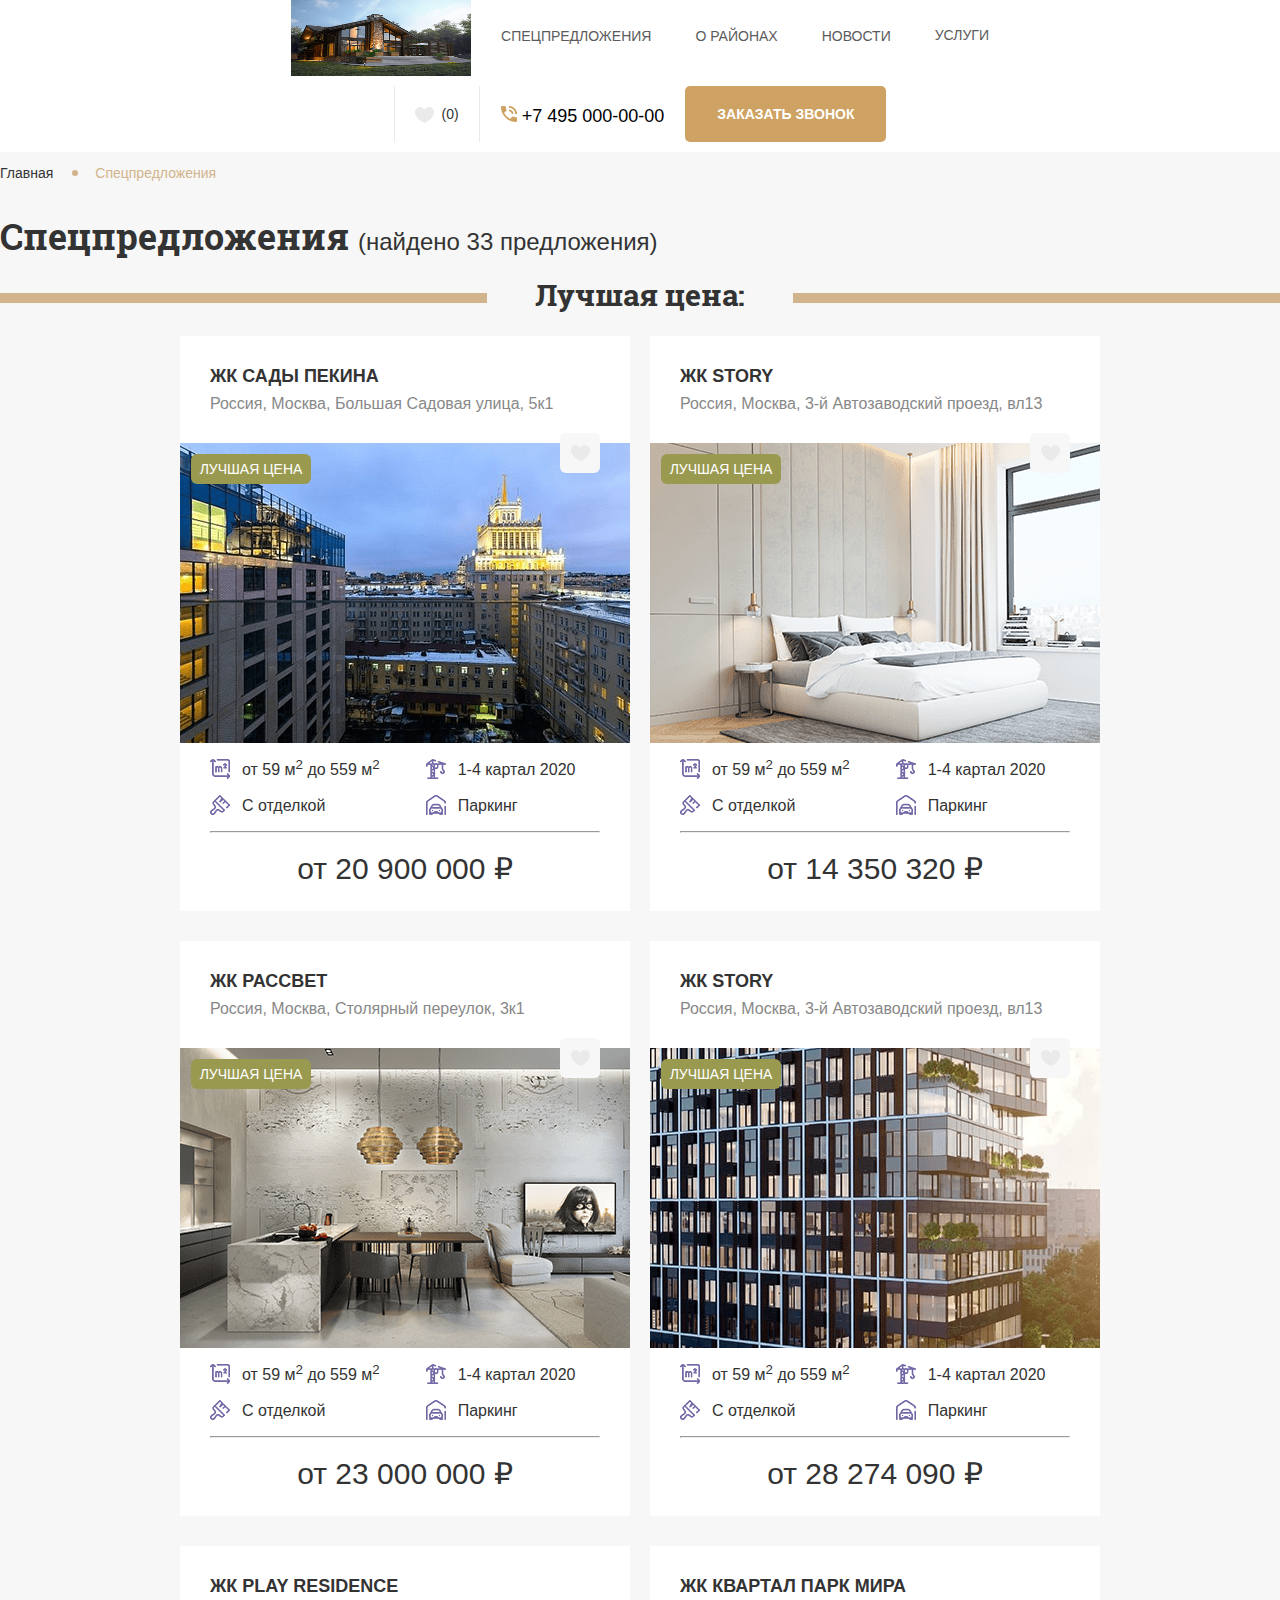
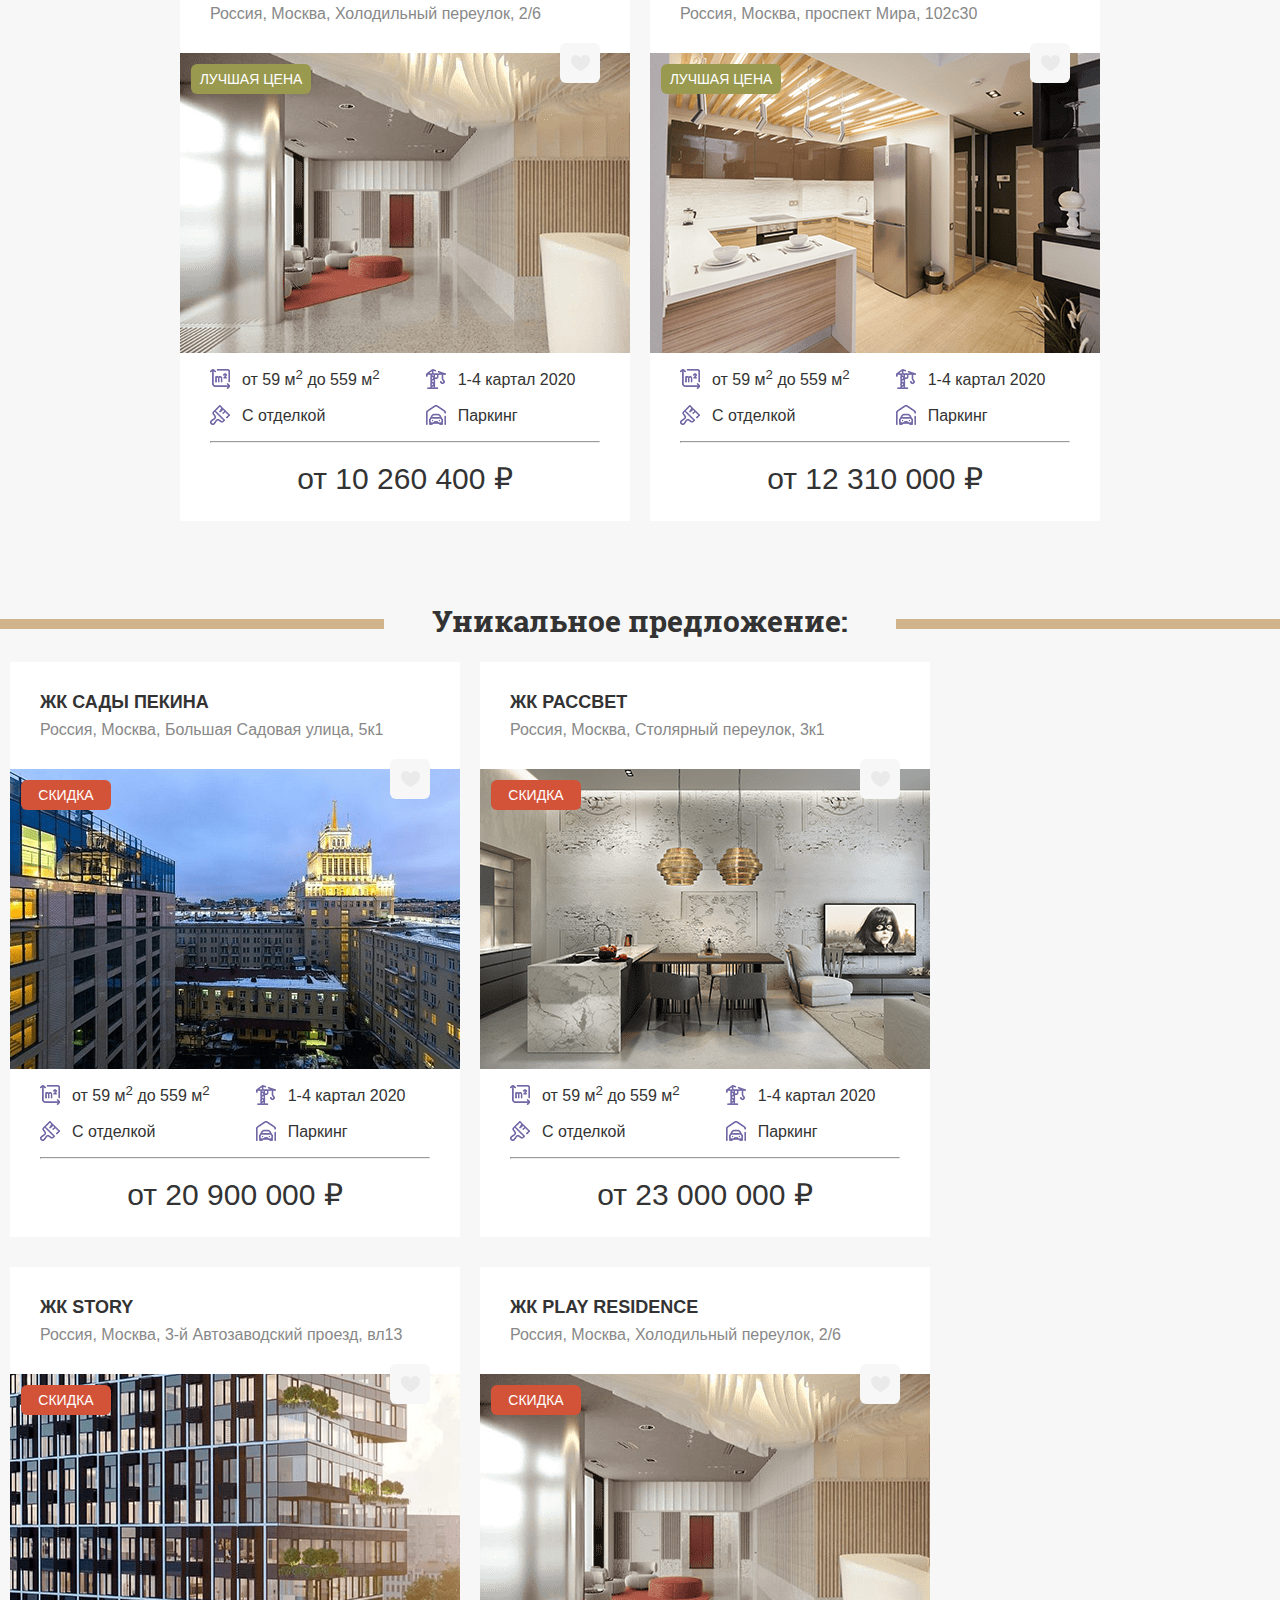
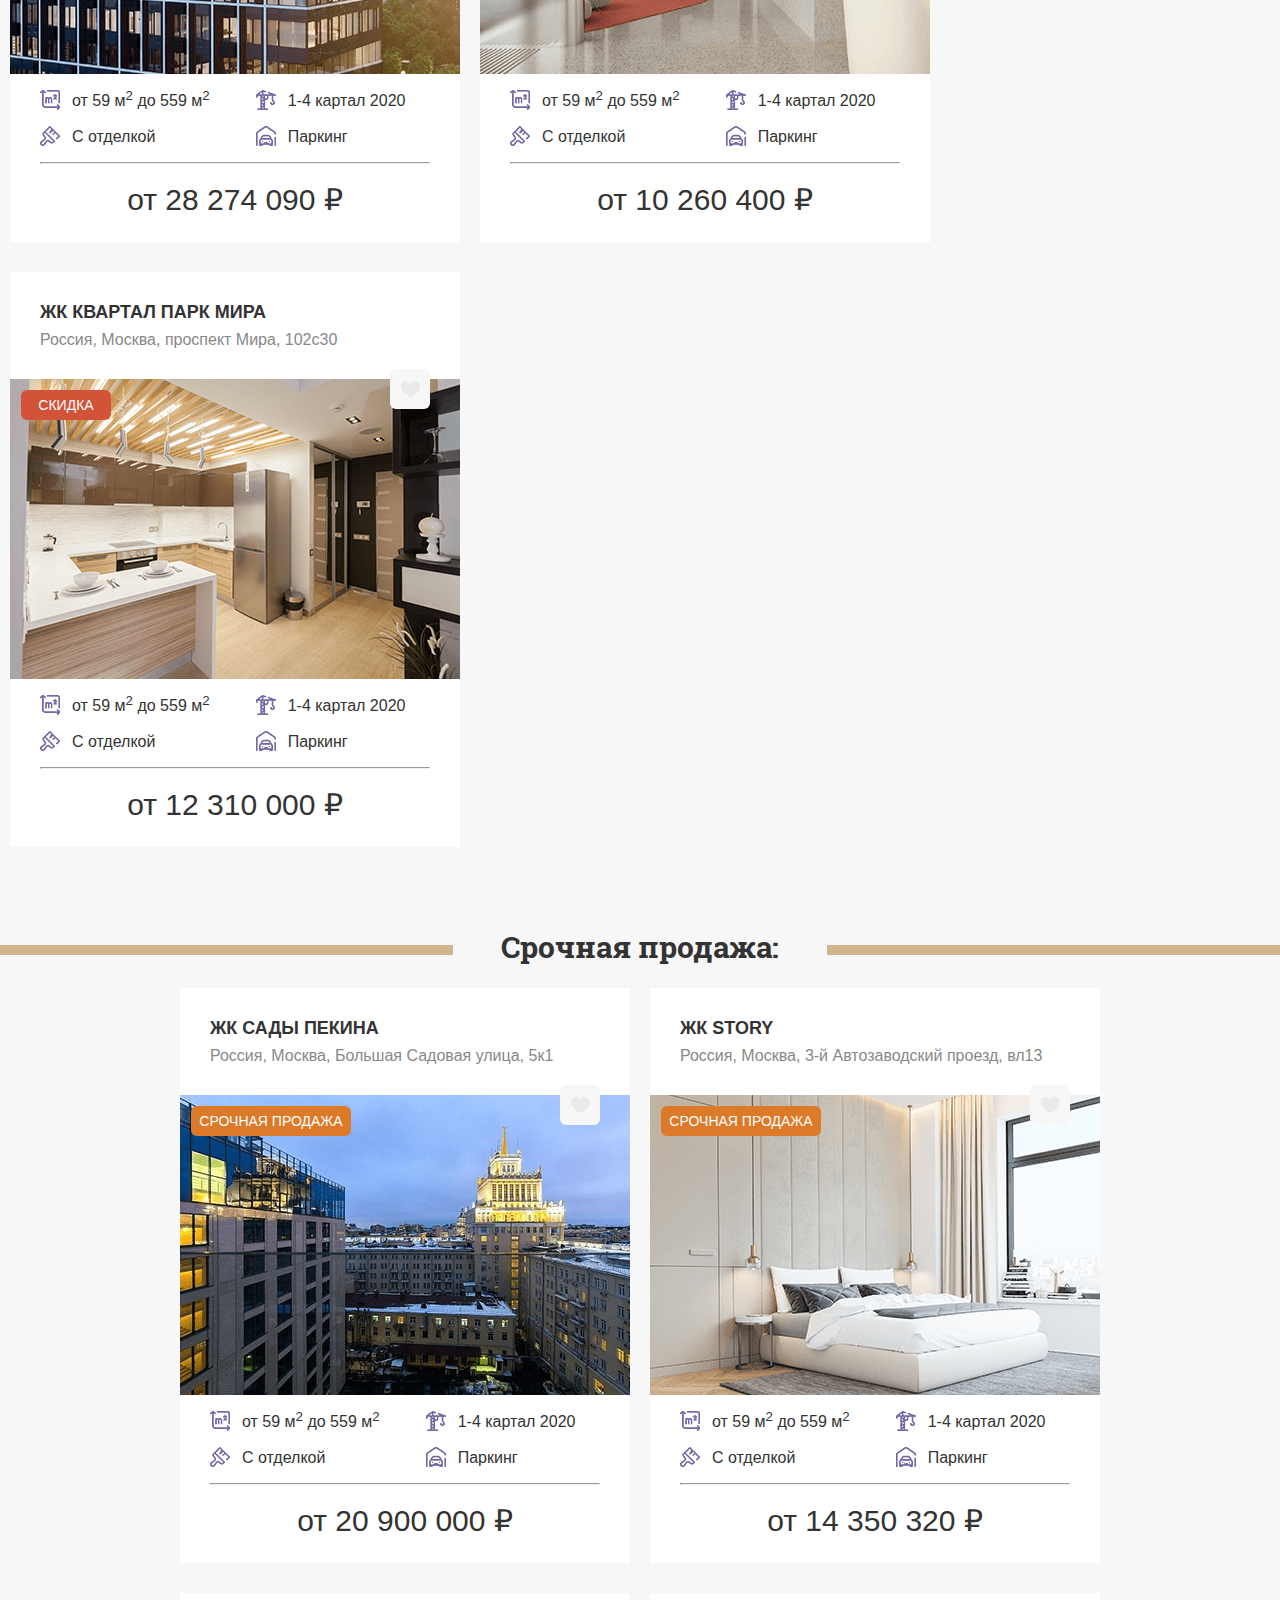
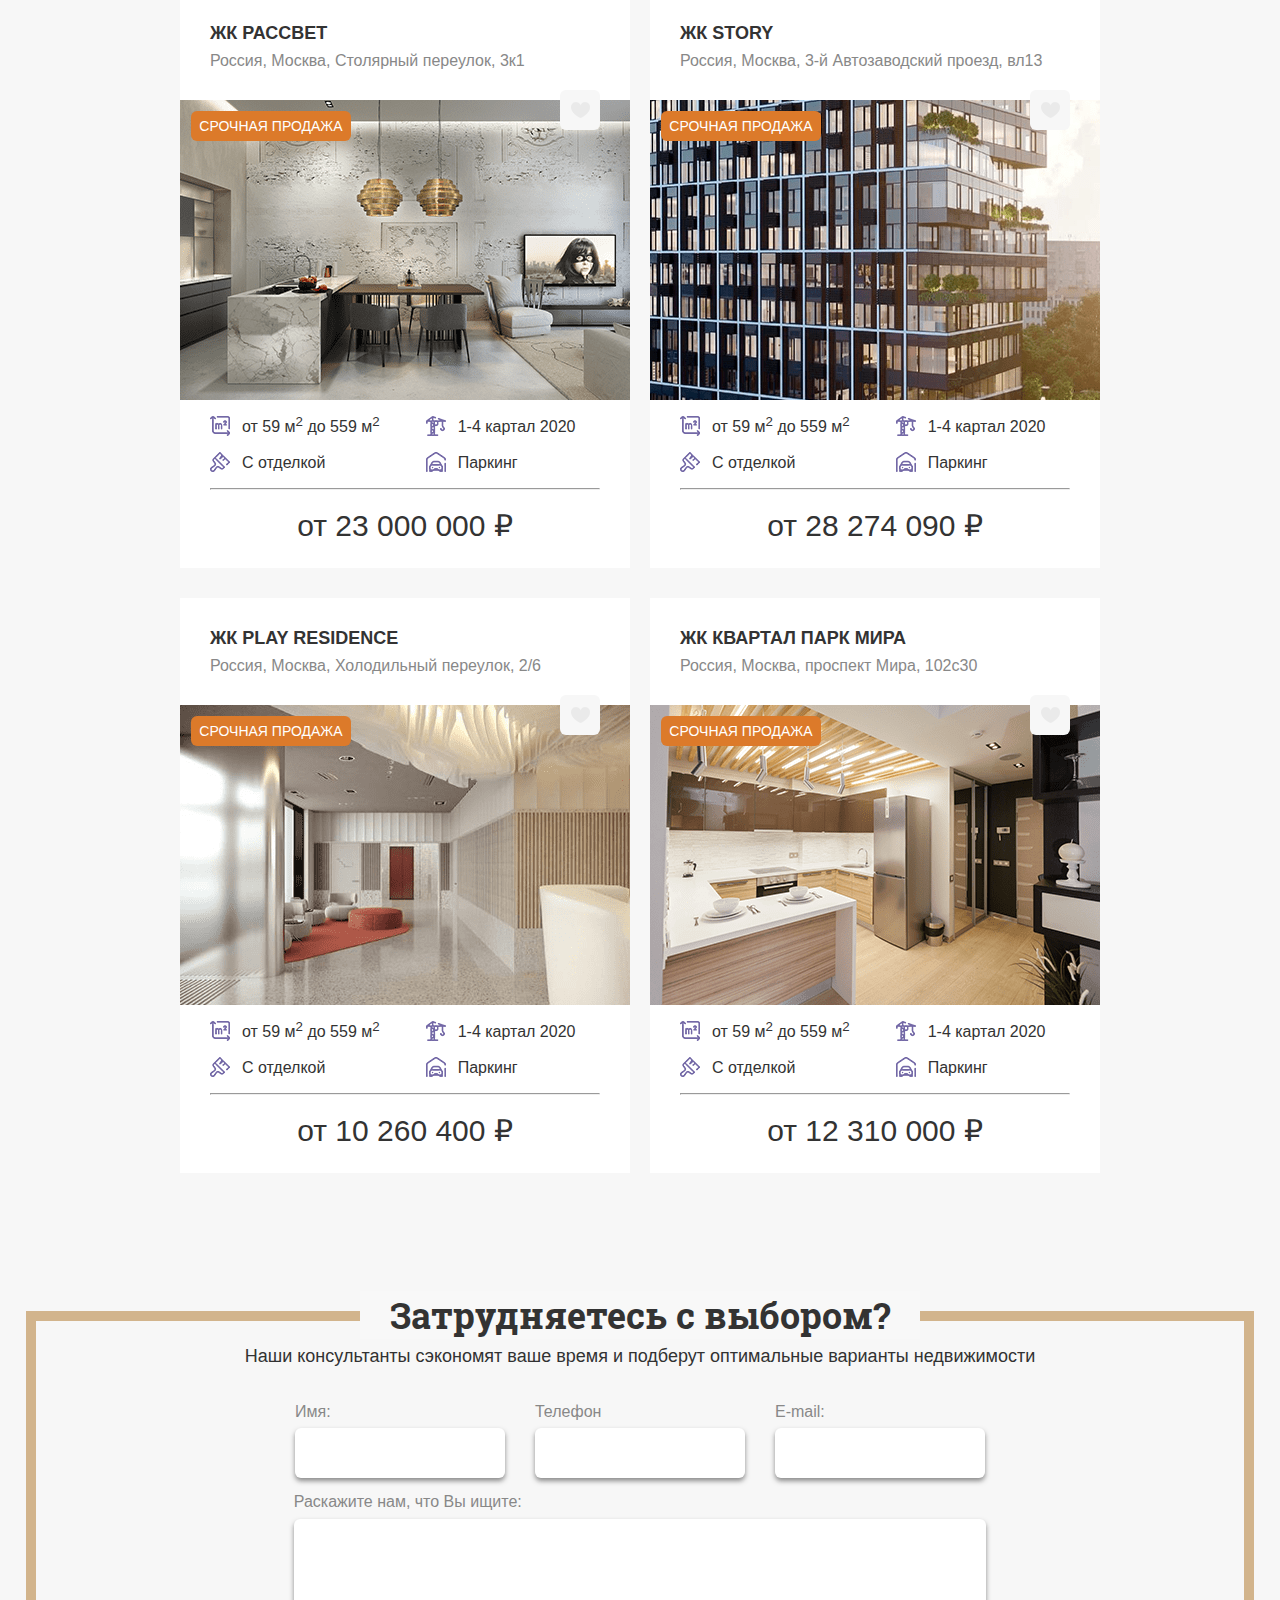
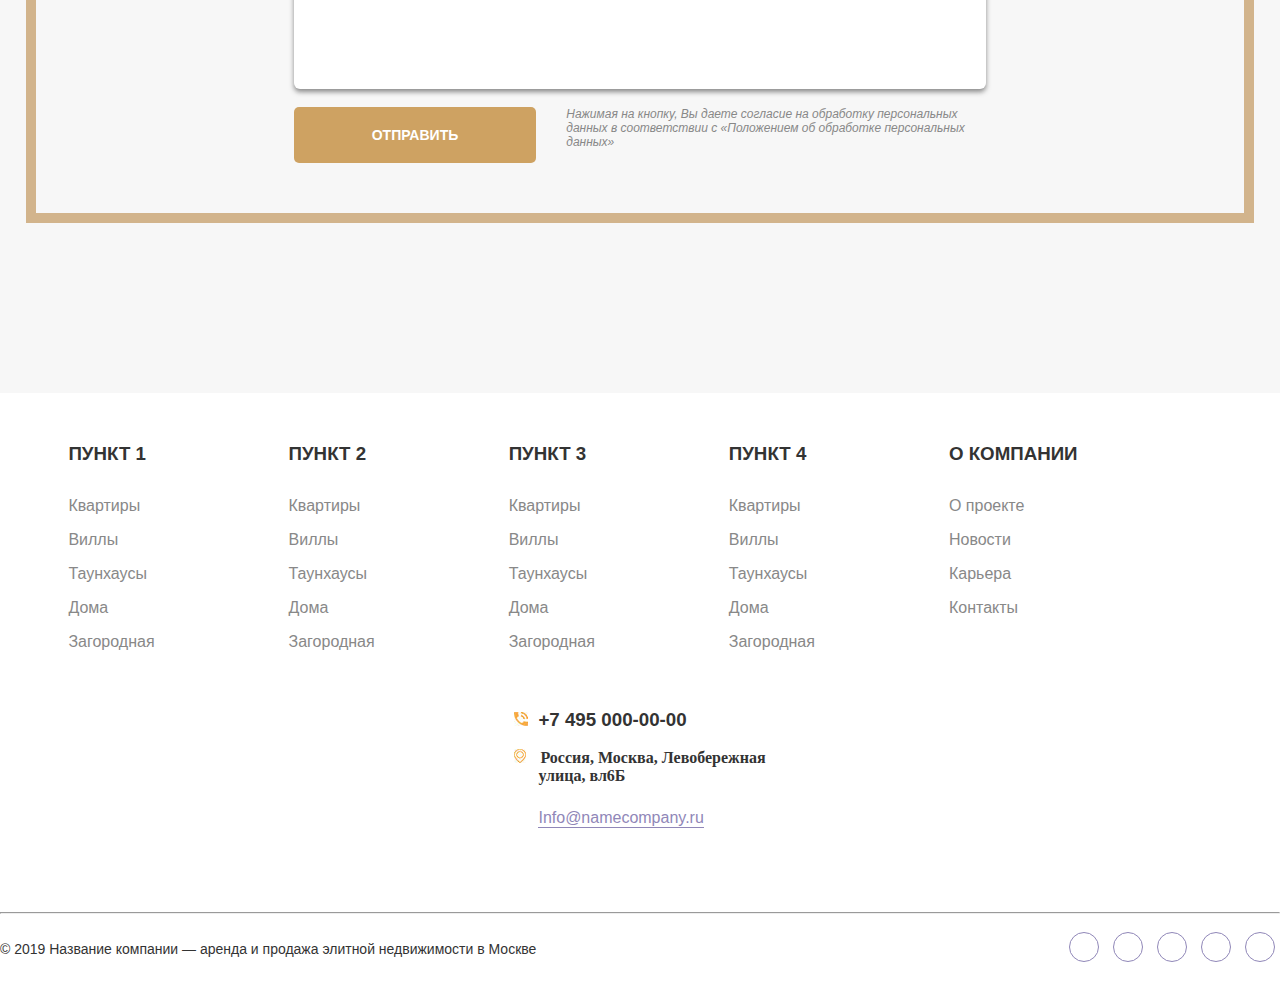
<file: special_offers/specialOffers.html>
<!DOCTYPE html>
<html>
<head>
	<title>Спецпредложения</title>
  <meta charset="utf-8"/>
  <meta http-equiv="X-UA-Compatible" content="IE=edge" />
  <meta name="description" content=""/>
  <meta property="og:url" content=""/>
  <meta property="og:title" content="">
  <meta property="og:description" content=""/>
  <meta property="og:type" content="website">
  <meta property="og:image" content=""/>
	<meta name="viewport" content="width=device-width, initial-scale=1, maximum-scale=1"/>
	<link rel="apple-touch-icon" href="#"/>
	<link rel="apple-touch-icon" sizes="72x72" href="#"/>
	<link rel="apple-touch-icon" sizes="114x114" href="#"/>
  <link href="#" rel='alternate' title='Sitemap' type='application/rss+xml'/>
  <link rel="canonical" href="#"/>

	<!-- Chrome, Firefox OS and Opera -->
	<meta name="theme-color" content="#36A26B">
	<!-- Windows Phone -->
	<meta name="msapplication-navbutton-color" content="#36A26B">
	<!-- iOS Safari -->
	<meta name="apple-mobile-web-app-status-bar-style" content="#36A26B">
  <!--Иконка в браузере-->
  <link rel="shortcut icon" href="../icons/icon_for_browser.png" type="image/x-icon">
  <!-- Bootstrap,CSS -->
  <link rel="stylesheet" href="../css/common.css"/>
  <link rel="stylesheet" href="../css/common_media(1).css">
  <link rel="stylesheet" href="css/specialOffers.css">
  <link rel="stylesheet" href="../fonts/CeraPro/font-cera.css"/>
	<link rel="stylesheet" href="../fonts/RobotoSlab/robotoslab.css"/>
	<link rel="stylesheet" href="../fonts/GothamPro/GothamPro.css">
</head>
<body>

<!--======= Preloader =======-->
	<div class="preloader">
		<div class="cssload-dots">
			<div class="cssload-dot"></div>
			<div class="cssload-dot"></div>
			<div class="cssload-dot"></div>
			<div class="cssload-dot"></div>
			<div class="cssload-dot"></div>
		</div>
		<svg version="1.1" xmlns="http://www.w3.org/2000/svg">
			<defs>
				<filter id="goo">
					<feGaussianBlur in="SourceGraphic" result="blur" stdDeviation="12" ></feGaussianBlur>
					<feColorMatrix in="blur" mode="matrix" values="1 0 0 0 0	0 1 0 0 0	0 0 1 0 0	0 0 0 18 -7" result="goo" ></feColorMatrix>
					<!--<feBlend in2="goo" in="SourceGraphic" result="mix" ></feBlend>-->
				</filter>
			</defs>
		</svg>
	</div>

<!--==================== 1 screen ====================-->
  <header>
    <!--============= pop-ups ============-->
      <div class="call wow">
        <div class="call-pop-up">
          <img class="call-close" src="../icons/close-call.png" alt="close-call">
          <form class="call-content">
            <h3 class="call-title">
              Позвоните мне
            </h3>
            <label class="call-label" for="name">Имя:</label>
            <input id="name" class="call-input" type="text" name="Name" value="" required/>
            <label class="call-label" for="name">Телефон*:</label>
            <input id="number" class="call-input" type="number" name="Number" value="" required/>
            <input class="call-submit" type="submit" name="Submit" value="Отправить"/>
            <p class="call-text">
              Нажимая на кнопку, Вы даете согласие на обработку персональных данных в соответствии с « <a class="call-link" href="#">Положением об обработке персональных данных</a>»
            </p>
          </form>
        </div>
      </div>

      <div class="call1 wow fadeInDown">
        <div class="thanks">
          <img class="call-close" src="../icons/close-call.png" alt="close-call">
          <form class="call-content">
            <h3 class="call-title">
              Спасибо!
            </h3>
            <p class="thanks-text">
              Мы свяжемся с Вами<br/>
              в ближайшее время!
            </p>
            <button class="thanks-comeback" type="button" name="comeback">
              Вернуться
            </button>
          </form>
        </div>
      </div>
    <!--============= pop-ups end ============-->
    <section class="header-menu">
			<section class="header-menu_content">
				<section class="header-menu_left">
					<a class="header-menu-logolink" href="../index.html"><img class="header-menu_logo" src="../img/logotype.png" alt="logotype"/></a>
					<div class="header-menu-mobile">
						<div class="header-menu-mobile_item"></div>
						<div class="header-menu-mobile_item"></div>
						<div class="header-menu-mobile_item"></div>
					</div>
					<nav class="header-menu-nav">
						<li class="header-menu-li header-menu-li-1">
							<a class="header-menu-link" href="#">
								Спецпредложения
							</a>
						</li>

						<li class="header-menu-li header-menu-li-1">
							<a class="header-menu-link" href="../all_areas/allAreas.html">
								О районах
							</a>
						</li>

						<li class="header-menu-li header-menu-li-1">
							<a class="header-menu-link" href="../news/news.html">
								Новости
							</a>
						</li>

						<li class="header-menu-li header-sub-menu">
							<a class="header-menu-link" href="#">
								Услуги<br/>
								<i class="fas fa-chevron-down"></i>
							</a>
							<div class="header-sub-li">
								<a class="header-menu-link1" href="../sale/sale.html">
									Продажа
								</a>
								<a class="header-menu-link1" href="../support/support.html">
									Поддержка
								</a>
							</div>
						</li>
					</nav>
				</section>

				<section class="header-menu_right">
					<section class="header-menu-basket">
						<img class="header-menu-icon" src="../icons/heart.png" alt="heart"/>(0)
					</section>
					<section class="header-menu-phone">
						 <img src="../icons/phone.png" alt="phone"> +7 495 000-00-00
					</section>
					<button class="header-menu-call" type="button" name="button">
						Заказать звонок
					</button>
				</section>
			</section>
    </section>
  </header>

<!--==================== Main ====================-->
  <main class="main">
    <article class="main-content">
      <section class="main-crumbs">
        <a class="main-crumbs_links" href="../index.html">Главная</a>
        <a class="main-crumbs_links main-link" href="#">Спецпредложения</a>
      </section>
      <h1 class="main-title">
        Спецпредложения
        <span class="main-title-span">
          (найдено 33 предложения)
        </span>
      </h1>
      <section class="main-best_prize">
        <h2 class="main-best_prize-title">Лучшая цена:</h2>
      </section>

      <article class="apartments">
        <section class="apartments-item">
            <section class="apartments-item_top">
              <h3 class="apartments-item_title">
                ЖК Сады Пекина
              </h3>
              <p class="apartments-item_sub-title">
                Россия, Москва, Большая Садовая улица, 5к1
              </p>
            </section>
            <section class="apartments-item_content">
              <p class="apartments-item_save apartments-item_prize">
                Лучшая цена
              </p>
              <div class="apartment-item_add">
                <img src="../icons/heart.png" alt="heart"/>
              </div>
              <div class="apartment-item_hover">
                <div class="apartment-item_hover-item"></div>
                <div class="apartment-item_hover-item"></div>
                <div class="apartment-item_hover-item"></div>
                <div class="apartment-item_hover-item"></div>
                <div class="apartment-item_hover-item"></div>
              </div>
            </section>
            <section class="apartment-item_bottom">
              <section class="apartment-item_list">
                <section class="apartment-item_li">
                  <section class="apartment-item_flex">
                      <div>
                        <img src="../icons/li1.png" alt=""/>
                        <span class="apartment-item_span">
                          от 59 м<sup>2</sup> до 559 м<sup>2</sup>
                        </span>
                      </div>
                      <div>
                          <img src="../icons/li2.png" alt=""/>
                          <span class="apartment-item_span">
                              С отделкой
                          </span>
                        </div>
                  </section>
                </section>
    
                <section class="apartment-item_li">
                    <section class="apartment-item_flex">
                        <div>
                          <img src="../icons/li3.png" alt=""/>
                          <span class="apartment-item_span">
                              1-4 картал 2020
                          </span>
                        </div>
                        <div>
                            <img src="../icons/li4.png" alt=""/>
                            <span class="apartment-item_span">
                                Паркинг
                            </span>
                          </div>
                    </section>
                  </section>
              </section>
              <hr class="apartment-item-hr"/>
              <section class="apartment-item_cost">
                  от 20 900 000 ₽
              </section>
            </section>
        </section>
    
        <section class="apartments-item">
            <section class="apartments-item_top">
              <h3 class="apartments-item_title">
                ЖК STORY
              </h3>
              <p class="apartments-item_sub-title">
                Россия, Москва, 3-й Автозаводский проезд, вл13
              </p>
            </section>
            <section class="apartments-item_content apartments-offer2">
                <p class="apartments-item_save apartments-item_prize">
                    Лучшая цена
                  </p>
              <div class="apartment-item_add">
                <img src="../icons/heart.png" alt="heart"/>
              </div>
              <div class="apartment-item_hover">
                <div class="apartment-item_hover-item"></div>
                <div class="apartment-item_hover-item"></div>
                <div class="apartment-item_hover-item"></div>
                <div class="apartment-item_hover-item"></div>
                <div class="apartment-item_hover-item"></div>
              </div>
            </section>
            <section class="apartment-item_bottom">
              <section class="apartment-item_list">
                <section class="apartment-item_li">
                  <section class="apartment-item_flex">
                      <div>
                        <img src="../icons/li1.png" alt=""/>
                        <span class="apartment-item_span">
                          от 59 м<sup>2</sup> до 559 м<sup>2</sup>
                        </span>
                      </div>
                      <div>
                          <img src="../icons/li2.png" alt=""/>
                          <span class="apartment-item_span">
                              С отделкой
                          </span>
                        </div>
                  </section>
                </section>
    
                <section class="apartment-item_li">
                    <section class="apartment-item_flex">
                        <div>
                          <img src="../icons/li3.png" alt=""/>
                          <span class="apartment-item_span">
                              1-4 картал 2020
                          </span>
                        </div>
                        <div>
                            <img src="../icons/li4.png" alt=""/>
                            <span class="apartment-item_span">
                                Паркинг
                            </span>
                          </div>
                    </section>
                  </section>
              </section>
              <hr class="apartment-item-hr"/>
              <section class="apartment-item_cost">
                от 14 350 320 ₽
              </section>
            </section>
        </section>
    
        <section class="apartments-item">
            <section class="apartments-item_top">
              <h3 class="apartments-item_title">
                ЖК РАССВЕТ
              </h3>
              <p class="apartments-item_sub-title">
                Россия, Москва, Столярный переулок, 3к1
              </p>
            </section>
            <section class="apartments-item_content apartments-offer3">
              <p class="apartments-item_save apartments-item_prize">
                Лучшая цена
              </p>
              <div class="apartment-item_add">
                <img src="../icons/heart.png" alt="heart"/>
              </div>
              <div class="apartment-item_hover">
                <div class="apartment-item_hover-item"></div>
                <div class="apartment-item_hover-item"></div>
                <div class="apartment-item_hover-item"></div>
                <div class="apartment-item_hover-item"></div>
                <div class="apartment-item_hover-item"></div>
              </div>
            </section>
            <section class="apartment-item_bottom">
              <section class="apartment-item_list">
                <section class="apartment-item_li">
                  <section class="apartment-item_flex">
                      <div>
                        <img src="../icons/li1.png" alt=""/>
                        <span class="apartment-item_span">
                          от 59 м<sup>2</sup> до 559 м<sup>2</sup>
                        </span>
                      </div>
                      <div>
                          <img src="../icons/li2.png" alt=""/>
                          <span class="apartment-item_span">
                              С отделкой
                          </span>
                        </div>
                  </section>
                </section>
    
                <section class="apartment-item_li">
                    <section class="apartment-item_flex">
                        <div>
                          <img src="../icons/li3.png" alt=""/>
                          <span class="apartment-item_span">
                              1-4 картал 2020
                          </span>
                        </div>
                        <div>
                            <img src="../icons/li4.png" alt=""/>
                            <span class="apartment-item_span">
                                Паркинг
                            </span>
                          </div>
                    </section>
                  </section>
              </section>
              <hr class="apartment-item-hr"/>
              <section class="apartment-item_cost">
                от 23 000 000 ₽
              </section>
            </section>
        </section>
    
        <section class="apartments-item">
            <section class="apartments-item_top">
              <h3 class="apartments-item_title">
                ЖК STORY
              </h3>
              <p class="apartments-item_sub-title">
                Россия, Москва, 3-й Автозаводский проезд, вл13
              </p>
            </section>
            <section class="apartments-item_content apartments-offer4">
              <p class="apartments-item_save apartments-item_prize">
                Лучшая цена
              </p>
              <div class="apartment-item_add">
                <img src="../icons/heart.png" alt="heart"/>
              </div>
              <div class="apartment-item_hover">
                <div class="apartment-item_hover-item"></div>
                <div class="apartment-item_hover-item"></div>
                <div class="apartment-item_hover-item"></div>
                <div class="apartment-item_hover-item"></div>
                <div class="apartment-item_hover-item"></div>
              </div>
            </section>
            <section class="apartment-item_bottom">
              <section class="apartment-item_list">
                <section class="apartment-item_li">
                  <section class="apartment-item_flex">
                      <div>
                        <img src="../icons/li1.png" alt=""/>
                        <span class="apartment-item_span">
                          от 59 м<sup>2</sup> до 559 м<sup>2</sup>
                        </span>
                      </div>
                      <div>
                          <img src="../icons/li2.png" alt=""/>
                          <span class="apartment-item_span">
                              С отделкой
                          </span>
                        </div>
                  </section>
                </section>
    
                <section class="apartment-item_li">
                    <section class="apartment-item_flex">
                        <div>
                          <img src="../icons/li3.png" alt=""/>
                          <span class="apartment-item_span">
                              1-4 картал 2020
                          </span>
                        </div>
                        <div>
                            <img src="../icons/li4.png" alt=""/>
                            <span class="apartment-item_span">
                                Паркинг
                            </span>
                          </div>
                    </section>
                  </section>
              </section>
              <hr class="apartment-item-hr"/>
              <section class="apartment-item_cost">
                от 28 274 090 ₽
              </section>
            </section>
        </section>
    
        <section class="apartments-item">
            <section class="apartments-item_top">
              <h3 class="apartments-item_title">
                ЖК PLAY Residence
              </h3>
              <p class="apartments-item_sub-title">
                Россия, Москва, Холодильный переулок, 2/6
              </p>
            </section>
            <section class="apartments-item_content apartments-offer5">
              <p class="apartments-item_save apartments-item_prize">
                Лучшая цена
              </p>
              <div class="apartment-item_add">
                <img src="../icons/heart.png" alt="heart"/>
              </div>
              <div class="apartment-item_hover">
                <div class="apartment-item_hover-item"></div>
                <div class="apartment-item_hover-item"></div>
                <div class="apartment-item_hover-item"></div>
                <div class="apartment-item_hover-item"></div>
                <div class="apartment-item_hover-item"></div>
              </div>
            </section>
            <section class="apartment-item_bottom">
              <section class="apartment-item_list">
                <section class="apartment-item_li">
                  <section class="apartment-item_flex">
                      <div>
                        <img src="../icons/li1.png" alt=""/>
                        <span class="apartment-item_span">
                          от 59 м<sup>2</sup> до 559 м<sup>2</sup>
                        </span>
                      </div>
                      <div>
                          <img src="../icons/li2.png" alt=""/>
                          <span class="apartment-item_span">
                              С отделкой
                          </span>
                        </div>
                  </section>
                </section>
    
                <section class="apartment-item_li">
                    <section class="apartment-item_flex">
                        <div>
                          <img src="../icons/li3.png" alt=""/>
                          <span class="apartment-item_span">
                              1-4 картал 2020
                          </span>
                        </div>
                        <div>
                            <img src="../icons/li4.png" alt=""/>
                            <span class="apartment-item_span">
                                Паркинг
                            </span>
                          </div>
                    </section>
                  </section>
              </section>
              <hr class="apartment-item-hr"/>
              <section class="apartment-item_cost">
                от 10 260 400 ₽
              </section>
            </section>
        </section>
    
        <section class="apartments-item">
            <section class="apartments-item_top">
              <h3 class="apartments-item_title">
                ЖК квартал ПАРК МИРА
              </h3>
              <p class="apartments-item_sub-title">
                Россия, Москва, проспект Мира, 102с30
              </p>
            </section>
            <section class="apartments-item_content apartments-offer6">
              <p class="apartments-item_save apartments-item_prize">
                Лучшая цена
              </p>
              <div class="apartment-item_add">
                <img src="../icons/heart.png" alt="heart"/>
              </div>
              <div class="apartment-item_hover">
                <div class="apartment-item_hover-item"></div>
                <div class="apartment-item_hover-item"></div>
                <div class="apartment-item_hover-item"></div>
                <div class="apartment-item_hover-item"></div>
                <div class="apartment-item_hover-item"></div>
              </div>
            </section>
            <section class="apartment-item_bottom">
              <section class="apartment-item_list">
                <section class="apartment-item_li">
                  <section class="apartment-item_flex">
                      <div>
                        <img src="../icons/li1.png" alt=""/>
                        <span class="apartment-item_span">
                          от 59 м<sup>2</sup> до 559 м<sup>2</sup>
                        </span>
                      </div>
                      <div>
                          <img src="../icons/li2.png" alt=""/>
                          <span class="apartment-item_span">
                              С отделкой
                          </span>
                        </div>
                  </section>
                </section>
    
                <section class="apartment-item_li">
                    <section class="apartment-item_flex">
                        <div>
                          <img src="../icons/li3.png" alt=""/>
                          <span class="apartment-item_span">
                              1-4 картал 2020
                          </span>
                        </div>
                        <div>
                            <img src="../icons/li4.png" alt=""/>
                            <span class="apartment-item_span">
                                Паркинг
                            </span>
                          </div>
                    </section>
                  </section>
              </section>
              <hr class="apartment-item-hr"/>
              <section class="apartment-item_cost">
                от 12 310 000 ₽
              </section>
            </section>
        </section>
      </article>

      <section class="main-best_prize">
        <h2 class="main-best_prize-title main-best_prize-title-1">Уникальное предложение:</h2>
      </section>

      <article class="apartments apartments-1">
        <section class="apartments-item">
            <section class="apartments-item_top">
              <h3 class="apartments-item_title">
                ЖК Сады Пекина
              </h3>
              <p class="apartments-item_sub-title">
                Россия, Москва, Большая Садовая улица, 5к1
              </p>
            </section>
            <section class="apartments-item_content">
              <p class="apartments-item_save">
                Скидка
              </p>
              <div class="apartment-item_add">
                <img src="../icons/heart.png" alt="heart"/>
              </div>
              <div class="apartment-item_hover">
                <div class="apartment-item_hover-item"></div>
                <div class="apartment-item_hover-item"></div>
                <div class="apartment-item_hover-item"></div>
                <div class="apartment-item_hover-item"></div>
                <div class="apartment-item_hover-item"></div>
              </div>
            </section>
            <section class="apartment-item_bottom">
              <section class="apartment-item_list">
                <section class="apartment-item_li">
                  <section class="apartment-item_flex">
                      <div>
                        <img src="../icons/li1.png" alt=""/>
                        <span class="apartment-item_span">
                          от 59 м<sup>2</sup> до 559 м<sup>2</sup>
                        </span>
                      </div>
                      <div>
                          <img src="../icons/li2.png" alt=""/>
                          <span class="apartment-item_span">
                              С отделкой
                          </span>
                        </div>
                  </section>
                </section>
    
                <section class="apartment-item_li">
                    <section class="apartment-item_flex">
                        <div>
                          <img src="../icons/li3.png" alt=""/>
                          <span class="apartment-item_span">
                              1-4 картал 2020
                          </span>
                        </div>
                        <div>
                            <img src="../icons/li4.png" alt=""/>
                            <span class="apartment-item_span">
                                Паркинг
                            </span>
                          </div>
                    </section>
                  </section>
              </section>
              <hr class="apartment-item-hr"/>
              <section class="apartment-item_cost">
                  от 20 900 000 ₽
              </section>
            </section>
        </section>
    
        <section class="apartments-item">
            <section class="apartments-item_top">
              <h3 class="apartments-item_title">
                ЖК РАССВЕТ
              </h3>
              <p class="apartments-item_sub-title">
                Россия, Москва, Столярный переулок, 3к1
              </p>
            </section>
            <section class="apartments-item_content apartments-offer3">
              <p class="apartments-item_save">
                СКИДКА
              </p>
              <div class="apartment-item_add">
                <img src="../icons/heart.png" alt="heart"/>
              </div>
              <div class="apartment-item_hover">
                <div class="apartment-item_hover-item"></div>
                <div class="apartment-item_hover-item"></div>
                <div class="apartment-item_hover-item"></div>
                <div class="apartment-item_hover-item"></div>
                <div class="apartment-item_hover-item"></div>
              </div>
            </section>
            <section class="apartment-item_bottom">
              <section class="apartment-item_list">
                <section class="apartment-item_li">
                  <section class="apartment-item_flex">
                      <div>
                        <img src="../icons/li1.png" alt=""/>
                        <span class="apartment-item_span">
                          от 59 м<sup>2</sup> до 559 м<sup>2</sup>
                        </span>
                      </div>
                      <div>
                          <img src="../icons/li2.png" alt=""/>
                          <span class="apartment-item_span">
                              С отделкой
                          </span>
                        </div>
                  </section>
                </section>
    
                <section class="apartment-item_li">
                    <section class="apartment-item_flex">
                        <div>
                          <img src="../icons/li3.png" alt=""/>
                          <span class="apartment-item_span">
                              1-4 картал 2020
                          </span>
                        </div>
                        <div>
                            <img src="../icons/li4.png" alt=""/>
                            <span class="apartment-item_span">
                                Паркинг
                            </span>
                          </div>
                    </section>
                  </section>
              </section>
              <hr class="apartment-item-hr"/>
              <section class="apartment-item_cost">
                от 23 000 000 ₽
              </section>
            </section>
        </section>
    
        <section class="apartments-item">
            <section class="apartments-item_top">
              <h3 class="apartments-item_title">
                ЖК STORY
              </h3>
              <p class="apartments-item_sub-title">
                Россия, Москва, 3-й Автозаводский проезд, вл13
              </p>
            </section>
            <section class="apartments-item_content apartments-offer4">
              <p class="apartments-item_save">
                СКИДКА
              </p>
              <div class="apartment-item_add">
                <img src="../icons/heart.png" alt="heart"/>
              </div>
              <div class="apartment-item_hover">
                <div class="apartment-item_hover-item"></div>
                <div class="apartment-item_hover-item"></div>
                <div class="apartment-item_hover-item"></div>
                <div class="apartment-item_hover-item"></div>
                <div class="apartment-item_hover-item"></div>
              </div>
            </section>
            <section class="apartment-item_bottom">
              <section class="apartment-item_list">
                <section class="apartment-item_li">
                  <section class="apartment-item_flex">
                      <div>
                        <img src="../icons/li1.png" alt=""/>
                        <span class="apartment-item_span">
                          от 59 м<sup>2</sup> до 559 м<sup>2</sup>
                        </span>
                      </div>
                      <div>
                          <img src="../icons/li2.png" alt=""/>
                          <span class="apartment-item_span">
                              С отделкой
                          </span>
                        </div>
                  </section>
                </section>
    
                <section class="apartment-item_li">
                    <section class="apartment-item_flex">
                        <div>
                          <img src="../icons/li3.png" alt=""/>
                          <span class="apartment-item_span">
                              1-4 картал 2020
                          </span>
                        </div>
                        <div>
                            <img src="../icons/li4.png" alt=""/>
                            <span class="apartment-item_span">
                                Паркинг
                            </span>
                          </div>
                    </section>
                  </section>
              </section>
              <hr class="apartment-item-hr"/>
              <section class="apartment-item_cost">
                от 28 274 090 ₽
              </section>
            </section>
        </section>
    
        <section class="apartments-item">
            <section class="apartments-item_top">
              <h3 class="apartments-item_title">
                ЖК PLAY Residence
              </h3>
              <p class="apartments-item_sub-title">
                Россия, Москва, Холодильный переулок, 2/6
              </p>
            </section>
            <section class="apartments-item_content apartments-offer5">
              <p class="apartments-item_save">
                СКИДКА
              </p>
              <div class="apartment-item_add">
                <img src="../icons/heart.png" alt="heart"/>
              </div>
              <div class="apartment-item_hover">
                <div class="apartment-item_hover-item"></div>
                <div class="apartment-item_hover-item"></div>
                <div class="apartment-item_hover-item"></div>
                <div class="apartment-item_hover-item"></div>
                <div class="apartment-item_hover-item"></div>
              </div>
            </section>
            <section class="apartment-item_bottom">
              <section class="apartment-item_list">
                <section class="apartment-item_li">
                  <section class="apartment-item_flex">
                      <div>
                        <img src="../icons/li1.png" alt=""/>
                        <span class="apartment-item_span">
                          от 59 м<sup>2</sup> до 559 м<sup>2</sup>
                        </span>
                      </div>
                      <div>
                          <img src="../icons/li2.png" alt=""/>
                          <span class="apartment-item_span">
                              С отделкой
                          </span>
                        </div>
                  </section>
                </section>
    
                <section class="apartment-item_li">
                    <section class="apartment-item_flex">
                        <div>
                          <img src="../icons/li3.png" alt=""/>
                          <span class="apartment-item_span">
                              1-4 картал 2020
                          </span>
                        </div>
                        <div>
                            <img src="../icons/li4.png" alt=""/>
                            <span class="apartment-item_span">
                                Паркинг
                            </span>
                          </div>
                    </section>
                  </section>
              </section>
              <hr class="apartment-item-hr"/>
              <section class="apartment-item_cost">
                от 10 260 400 ₽
              </section>
            </section>
        </section>
    
        <section class="apartments-item">
            <section class="apartments-item_top">
              <h3 class="apartments-item_title">
                ЖК квартал ПАРК МИРА
              </h3>
              <p class="apartments-item_sub-title">
                Россия, Москва, проспект Мира, 102с30
              </p>
            </section>
            <section class="apartments-item_content apartments-offer6">
              <p class="apartments-item_save">
                СКИДКА
              </p>
              <div class="apartment-item_add">
                <img src="../icons/heart.png" alt="heart"/>
              </div>
              <div class="apartment-item_hover">
                <div class="apartment-item_hover-item"></div>
                <div class="apartment-item_hover-item"></div>
                <div class="apartment-item_hover-item"></div>
                <div class="apartment-item_hover-item"></div>
                <div class="apartment-item_hover-item"></div>
              </div>
            </section>
            <section class="apartment-item_bottom">
              <section class="apartment-item_list">
                <section class="apartment-item_li">
                  <section class="apartment-item_flex">
                      <div>
                        <img src="../icons/li1.png" alt=""/>
                        <span class="apartment-item_span">
                          от 59 м<sup>2</sup> до 559 м<sup>2</sup>
                        </span>
                      </div>
                      <div>
                          <img src="../icons/li2.png" alt=""/>
                          <span class="apartment-item_span">
                              С отделкой
                          </span>
                        </div>
                  </section>
                </section>
    
                <section class="apartment-item_li">
                    <section class="apartment-item_flex">
                        <div>
                          <img src="../icons/li3.png" alt=""/>
                          <span class="apartment-item_span">
                              1-4 картал 2020
                          </span>
                        </div>
                        <div>
                            <img src="../icons/li4.png" alt=""/>
                            <span class="apartment-item_span">
                                Паркинг
                            </span>
                          </div>
                    </section>
                  </section>
              </section>
              <hr class="apartment-item-hr"/>
              <section class="apartment-item_cost">
                от 12 310 000 ₽
              </section>
            </section>
        </section>
      </article>

      <section class="main-best_prize">
        <h2 class="main-best_prize-title">Срочная продажа:</h2>
      </section>

      <article class="apartments">
        <section class="apartments-item">
            <section class="apartments-item_top">
              <h3 class="apartments-item_title">
                ЖК Сады Пекина
              </h3>
              <p class="apartments-item_sub-title">
                Россия, Москва, Большая Садовая улица, 5к1
              </p>
            </section>
            <section class="apartments-item_content">
              <p class="apartments-item_save apartments-item_sale">
                Срочная продажа
              </p>
              <div class="apartment-item_add">
                <img src="../icons/heart.png" alt="heart"/>
              </div>
              <div class="apartment-item_hover">
                <div class="apartment-item_hover-item"></div>
                <div class="apartment-item_hover-item"></div>
                <div class="apartment-item_hover-item"></div>
                <div class="apartment-item_hover-item"></div>
                <div class="apartment-item_hover-item"></div>
              </div>
            </section>
            <section class="apartment-item_bottom">
              <section class="apartment-item_list">
                <section class="apartment-item_li">
                  <section class="apartment-item_flex">
                      <div>
                        <img src="../icons/li1.png" alt=""/>
                        <span class="apartment-item_span">
                          от 59 м<sup>2</sup> до 559 м<sup>2</sup>
                        </span>
                      </div>
                      <div>
                          <img src="../icons/li2.png" alt=""/>
                          <span class="apartment-item_span">
                              С отделкой
                          </span>
                        </div>
                  </section>
                </section>
    
                <section class="apartment-item_li">
                    <section class="apartment-item_flex">
                        <div>
                          <img src="../icons/li3.png" alt=""/>
                          <span class="apartment-item_span">
                              1-4 картал 2020
                          </span>
                        </div>
                        <div>
                            <img src="../icons/li4.png" alt=""/>
                            <span class="apartment-item_span">
                                Паркинг
                            </span>
                          </div>
                    </section>
                  </section>
              </section>
              <hr class="apartment-item-hr"/>
              <section class="apartment-item_cost">
                  от 20 900 000 ₽
              </section>
            </section>
        </section>
    
        <section class="apartments-item">
            <section class="apartments-item_top">
              <h3 class="apartments-item_title">
                ЖК STORY
              </h3>
              <p class="apartments-item_sub-title">
                Россия, Москва, 3-й Автозаводский проезд, вл13
              </p>
            </section>
            <section class="apartments-item_content apartments-offer2">
              <p class="apartments-item_save apartments-item_sale">
                Срочная продажа
              </p>
              <div class="apartment-item_add">
                <img src="../icons/heart.png" alt="heart"/>
              </div>
              <div class="apartment-item_hover">
                <div class="apartment-item_hover-item"></div>
                <div class="apartment-item_hover-item"></div>
                <div class="apartment-item_hover-item"></div>
                <div class="apartment-item_hover-item"></div>
                <div class="apartment-item_hover-item"></div>
              </div>
            </section>
            <section class="apartment-item_bottom">
              <section class="apartment-item_list">
                <section class="apartment-item_li">
                  <section class="apartment-item_flex">
                      <div>
                        <img src="../icons/li1.png" alt=""/>
                        <span class="apartment-item_span">
                          от 59 м<sup>2</sup> до 559 м<sup>2</sup>
                        </span>
                      </div>
                      <div>
                          <img src="../icons/li2.png" alt=""/>
                          <span class="apartment-item_span">
                              С отделкой
                          </span>
                        </div>
                  </section>
                </section>
    
                <section class="apartment-item_li">
                    <section class="apartment-item_flex">
                        <div>
                          <img src="../icons/li3.png" alt=""/>
                          <span class="apartment-item_span">
                              1-4 картал 2020
                          </span>
                        </div>
                        <div>
                            <img src="../icons/li4.png" alt=""/>
                            <span class="apartment-item_span">
                                Паркинг
                            </span>
                          </div>
                    </section>
                  </section>
              </section>
              <hr class="apartment-item-hr"/>
              <section class="apartment-item_cost">
                от 14 350 320 ₽
              </section>
            </section>
        </section>
    
        <section class="apartments-item">
            <section class="apartments-item_top">
              <h3 class="apartments-item_title">
                ЖК РАССВЕТ
              </h3>
              <p class="apartments-item_sub-title">
                Россия, Москва, Столярный переулок, 3к1
              </p>
            </section>
            <section class="apartments-item_content apartments-offer3">
              <p class="apartments-item_save apartments-item_sale">
                Срочная продажа
              </p>
              <div class="apartment-item_add">
                <img src="../icons/heart.png" alt="heart"/>
              </div>
              <div class="apartment-item_hover">
                <div class="apartment-item_hover-item"></div>
                <div class="apartment-item_hover-item"></div>
                <div class="apartment-item_hover-item"></div>
                <div class="apartment-item_hover-item"></div>
                <div class="apartment-item_hover-item"></div>
              </div>
            </section>
            <section class="apartment-item_bottom">
              <section class="apartment-item_list">
                <section class="apartment-item_li">
                  <section class="apartment-item_flex">
                      <div>
                        <img src="../icons/li1.png" alt=""/>
                        <span class="apartment-item_span">
                          от 59 м<sup>2</sup> до 559 м<sup>2</sup>
                        </span>
                      </div>
                      <div>
                          <img src="../icons/li2.png" alt=""/>
                          <span class="apartment-item_span">
                              С отделкой
                          </span>
                        </div>
                  </section>
                </section>
    
                <section class="apartment-item_li">
                    <section class="apartment-item_flex">
                        <div>
                          <img src="../icons/li3.png" alt=""/>
                          <span class="apartment-item_span">
                              1-4 картал 2020
                          </span>
                        </div>
                        <div>
                            <img src="../icons/li4.png" alt=""/>
                            <span class="apartment-item_span">
                                Паркинг
                            </span>
                          </div>
                    </section>
                  </section>
              </section>
              <hr class="apartment-item-hr"/>
              <section class="apartment-item_cost">
                от 23 000 000 ₽
              </section>
            </section>
        </section>
    
        <section class="apartments-item">
            <section class="apartments-item_top">
              <h3 class="apartments-item_title">
                ЖК STORY
              </h3>
              <p class="apartments-item_sub-title">
                Россия, Москва, 3-й Автозаводский проезд, вл13
              </p>
            </section>
            <section class="apartments-item_content apartments-offer4">
              <p class="apartments-item_save apartments-item_sale">
                Срочная продажа
              </p>
              <div class="apartment-item_add">
                <img src="../icons/heart.png" alt="heart"/>
              </div>
              <div class="apartment-item_hover">
                <div class="apartment-item_hover-item"></div>
                <div class="apartment-item_hover-item"></div>
                <div class="apartment-item_hover-item"></div>
                <div class="apartment-item_hover-item"></div>
                <div class="apartment-item_hover-item"></div>
              </div>
            </section>
            <section class="apartment-item_bottom">
              <section class="apartment-item_list">
                <section class="apartment-item_li">
                  <section class="apartment-item_flex">
                      <div>
                        <img src="../icons/li1.png" alt=""/>
                        <span class="apartment-item_span">
                          от 59 м<sup>2</sup> до 559 м<sup>2</sup>
                        </span>
                      </div>
                      <div>
                          <img src="../icons/li2.png" alt=""/>
                          <span class="apartment-item_span">
                              С отделкой
                          </span>
                        </div>
                  </section>
                </section>
    
                <section class="apartment-item_li">
                    <section class="apartment-item_flex">
                        <div>
                          <img src="../icons/li3.png" alt=""/>
                          <span class="apartment-item_span">
                              1-4 картал 2020
                          </span>
                        </div>
                        <div>
                            <img src="../icons/li4.png" alt=""/>
                            <span class="apartment-item_span">
                                Паркинг
                            </span>
                          </div>
                    </section>
                  </section>
              </section>
              <hr class="apartment-item-hr"/>
              <section class="apartment-item_cost">
                от 28 274 090 ₽
              </section>
            </section>
        </section>
    
        <section class="apartments-item">
            <section class="apartments-item_top">
              <h3 class="apartments-item_title">
                ЖК PLAY Residence
              </h3>
              <p class="apartments-item_sub-title">
                Россия, Москва, Холодильный переулок, 2/6
              </p>
            </section>
            <section class="apartments-item_content apartments-offer5">
              <p class="apartments-item_save apartments-item_sale">
                Срочная продажа
              </p>
              <div class="apartment-item_add">
                <img src="../icons/heart.png" alt="heart"/>
              </div>
              <div class="apartment-item_hover">
                <div class="apartment-item_hover-item"></div>
                <div class="apartment-item_hover-item"></div>
                <div class="apartment-item_hover-item"></div>
                <div class="apartment-item_hover-item"></div>
                <div class="apartment-item_hover-item"></div>
              </div>
            </section>
            <section class="apartment-item_bottom">
              <section class="apartment-item_list">
                <section class="apartment-item_li">
                  <section class="apartment-item_flex">
                      <div>
                        <img src="../icons/li1.png" alt=""/>
                        <span class="apartment-item_span">
                          от 59 м<sup>2</sup> до 559 м<sup>2</sup>
                        </span>
                      </div>
                      <div>
                          <img src="../icons/li2.png" alt=""/>
                          <span class="apartment-item_span">
                              С отделкой
                          </span>
                        </div>
                  </section>
                </section>
    
                <section class="apartment-item_li">
                    <section class="apartment-item_flex">
                        <div>
                          <img src="../icons/li3.png" alt=""/>
                          <span class="apartment-item_span">
                              1-4 картал 2020
                          </span>
                        </div>
                        <div>
                            <img src="../icons/li4.png" alt=""/>
                            <span class="apartment-item_span">
                                Паркинг
                            </span>
                          </div>
                    </section>
                  </section>
              </section>
              <hr class="apartment-item-hr"/>
              <section class="apartment-item_cost">
                от 10 260 400 ₽
              </section>
            </section>
        </section>
    
        <section class="apartments-item">
            <section class="apartments-item_top">
              <h3 class="apartments-item_title">
                ЖК квартал ПАРК МИРА
              </h3>
              <p class="apartments-item_sub-title">
                Россия, Москва, проспект Мира, 102с30
              </p>
            </section>
            <section class="apartments-item_content apartments-offer6">
              <p class="apartments-item_save apartments-item_sale">
                Срочная продажа
              </p>
              <div class="apartment-item_add">
                <img src="../icons/heart.png" alt="heart"/>
              </div>
              <div class="apartment-item_hover">
                <div class="apartment-item_hover-item"></div>
                <div class="apartment-item_hover-item"></div>
                <div class="apartment-item_hover-item"></div>
                <div class="apartment-item_hover-item"></div>
                <div class="apartment-item_hover-item"></div>
              </div>
            </section>
            <section class="apartment-item_bottom">
              <section class="apartment-item_list">
                <section class="apartment-item_li">
                  <section class="apartment-item_flex">
                      <div>
                        <img src="../icons/li1.png" alt=""/>
                        <span class="apartment-item_span">
                          от 59 м<sup>2</sup> до 559 м<sup>2</sup>
                        </span>
                      </div>
                      <div>
                          <img src="../icons/li2.png" alt=""/>
                          <span class="apartment-item_span">
                              С отделкой
                          </span>
                        </div>
                  </section>
                </section>
    
                <section class="apartment-item_li">
                    <section class="apartment-item_flex">
                        <div>
                          <img src="../icons/li3.png" alt=""/>
                          <span class="apartment-item_span">
                              1-4 картал 2020
                          </span>
                        </div>
                        <div>
                            <img src="../icons/li4.png" alt=""/>
                            <span class="apartment-item_span">
                                Паркинг
                            </span>
                          </div>
                    </section>
                  </section>
              </section>
              <hr class="apartment-item-hr"/>
              <section class="apartment-item_cost">
                от 12 310 000 ₽
              </section>
            </section>
        </section>
      </article>
    </article>

    <article class="choise wow rollIn">
      <section class="choise-content">
        <h2 class="give-title choise-title">
          Затрудняетесь <br class="choise-br"/>с выбором?
        </h2>
        <p class="choise-sub-title">
          Наши консультанты сэкономят ваше время и подберут оптимальные варианты недвижимости
        </p>
        <form class="choise-form">
          <div class="choise-flex">
            <div class="choise-form_item">
              <label class="give-label" for="choise-name">Имя:</label>
              <input class="give-input choise-input" type="text" id="choise-name" name="give-label" required/>
            </div>
            <div class="choise-form_item">
              <label class="give-label" for="choise-tell">Телефон</label>
              <input class="give-input choise-input" type="text" id="choise-tell" name="give-label" required/>
            </div>
            <div class="choise-form_item">
              <label class="give-label" for="choise-email">E-mail:</label>
              <input class="give-input choise-input" type="text" id="choise-email" name="give-label" required/>
            </div>
          </div>
  
          <div class="choise-flex-2">
            <label class="give-label choise-find_label" for="choise-textarea">
              Раскажите нам, что Вы ищите:
            </label>
            <textarea class="choise-textarea" name="" id="choise-textarea"></textarea>
          </div>
  
          <div class="choise-flex-3">
            <button class="build-offer choise-margin-top choise-button" type="button" name="button">
              Отправить
            </button>
            <p class="choise-description choise-margin-top">
              Нажимая на кнопку, Вы даете согласие на обработку персональных данных в соответствии с
              <span class="give-description_span">
                «Положением об обработке персональных данных»
              </span>
            </p>
          </div>
        </form>
      </section>
    </article>
  </main>
    
<!--==================== Footer ====================-->
<footer class="footer">
  <section class="footer-content">
    <section class="footer-content-item">
      <h3 class="footer-content-title">
        Пункт 1
      </h3>
      <ul class="footer-content-ul">
        <li>
          <a href="#" class="footer-content-link" tabindex="0">
            Квартиры
          </a>
        </li>
        <li>
          <a href="#" class="footer-content-link" tabindex="0">
            Виллы
          </a>
        </li>
        <li>
          <a href="#" class="footer-content-link" tabindex="0">
            Таунхаусы
          </a>
        </li>
        <li>
          <a href="#" class="footer-content-link" tabindex="0">
            Дома
          </a>
        </li>
        <li>
          <a href="" class="footer-content-link" tabindex="0">
            Загородная
          </a>
        </li>
      </ul>
    </section>

    <section class="footer-content-item">
      <h3 class="footer-content-title">
        Пункт 2
      </h3>
      <ul class="footer-content-ul">
        <li>
          <a href="#" class="footer-content-link" tabindex="0">
            Квартиры
          </a>
        </li>
        <li>
          <a href="#" class="footer-content-link" tabindex="0">
            Виллы
          </a>
        </li>
        <li>
          <a href="#" class="footer-content-link" tabindex="0">
            Таунхаусы
          </a>
        </li>
        <li>
          <a href="#" class="footer-content-link" tabindex="0">
            Дома
          </a>
        </li>
        <li>
          <a href="" class="footer-content-link" tabindex="0">
            Загородная
          </a>
        </li>
      </ul>
    </section>

    <section class="footer-content-item">
      <h3 class="footer-content-title">
        Пункт 3
      </h3>
      <ul class="footer-content-ul">
        <li>
          <a href="#" class="footer-content-link" tabindex="0">
            Квартиры
          </a>
        </li>
        <li>
          <a href="#" class="footer-content-link" tabindex="0">
            Виллы
          </a>
        </li>
        <li>
          <a href="#" class="footer-content-link" tabindex="0">
            Таунхаусы
          </a>
        </li>
        <li>
          <a href="#" class="footer-content-link" tabindex="0">
            Дома
          </a>
        </li>
        <li>
          <a href="" class="footer-content-link" tabindex="0">
            Загородная
          </a>
        </li>
      </ul>
    </section>

    <section class="footer-content-item">
      <h3 class="footer-content-title">
        Пункт 4
      </h3>
      <ul class="footer-content-ul">
        <li>
          <a href="#" class="footer-content-link" tabindex="0">
            Квартиры
          </a>
        </li>
        <li>
          <a href="#" class="footer-content-link" tabindex="0">
            Виллы
          </a>
        </li>
        <li>
          <a href="#" class="footer-content-link" tabindex="0">
            Таунхаусы
          </a>
        </li>
        <li>
          <a href="#" class="footer-content-link" tabindex="0">
            Дома
          </a>
        </li>
        <li>
          <a href="" class="footer-content-link" tabindex="0">
            Загородная
          </a>
        </li>
      </ul>
    </section>

    <section class="footer-content-item">
      <h3 class="footer-content-title">
        О компании
      </h3>
      <ul class="footer-content-ul">
        <li>
          <a href="#" class="footer-content-link" tabindex="0">
            О проекте
          </a>
        </li>
        <li>
          <a href="#" class="footer-content-link" tabindex="0">
            Новости
          </a>
        </li>
        <li>
          <a href="#" class="footer-content-link" tabindex="0">
            Карьера
          </a>
        </li>
        <li>
          <a href="" class="footer-content-link" tabindex="0">
            Контакты
          </a>
        </li>
      </ul>
    </section>

    <section class="footer-content-item footer-content-item-1">
      <h3 class="footer-content-title">
        <img class="footer-content-icon" src="../icons/footer-phone.jpg" alt="phone"/>+7 495 000-00-00
      </h3>
      <p class="footer-content-location">
        <img class="footer-content-icon" src="../icons/footer-address.jpg" alt="location"/>	Россия, Москва, 
          <span class="footer-content-span-1">Левобережная<br class="footer-br"/>
          <span class="footer-content-span">улица, вл6Б</span></span>
      </p>
      <a class="footer-content-email" href="mailto:Info@namecompany.ru">Info@namecompany.ru</a>
    </section>
  </section>
  <hr/>
  <section class="footer-bottom">
    <p class="footer-bottom-copy">© 2019 Название компании — аренда и продажа элитной недвижимости в Москве</p>
    <section>
      <a href="#"><i class="footer-socials fab fa-vk"></i></a>
      <a href="#"><i class="footer-socials fab fa-facebook-f"></i></a>
      <a href="#"><i class="footer-socials fab fa-instagram"></i></a>
      <a href="#"><i class="footer-socials fab fa-twitter"></i></a>
      <a href="#"><i class="footer-socials fab fa-google-plus-g"></i></a>
    </section>
  </section>
</footer>

<!--==================== Js ====================-->
<script src="../js/preloader.js"></script>
<script src="../js/pop-up.js"></script>
<script src="../js/mobile-menu.js"></script>
<!--Иконки с fontawesome -->
<link rel="stylesheet" href="https://use.fontawesome.com/releases/v5.4.2/css/all.css" integrity="sha384-/rXc/GQVaYpyDdyxK+ecHPVYJSN9bmVFBvjA/9eOB+pb3F2w2N6fc5qB9Ew5yIns" crossorigin="anonymous">
</body>
</html>
</file>
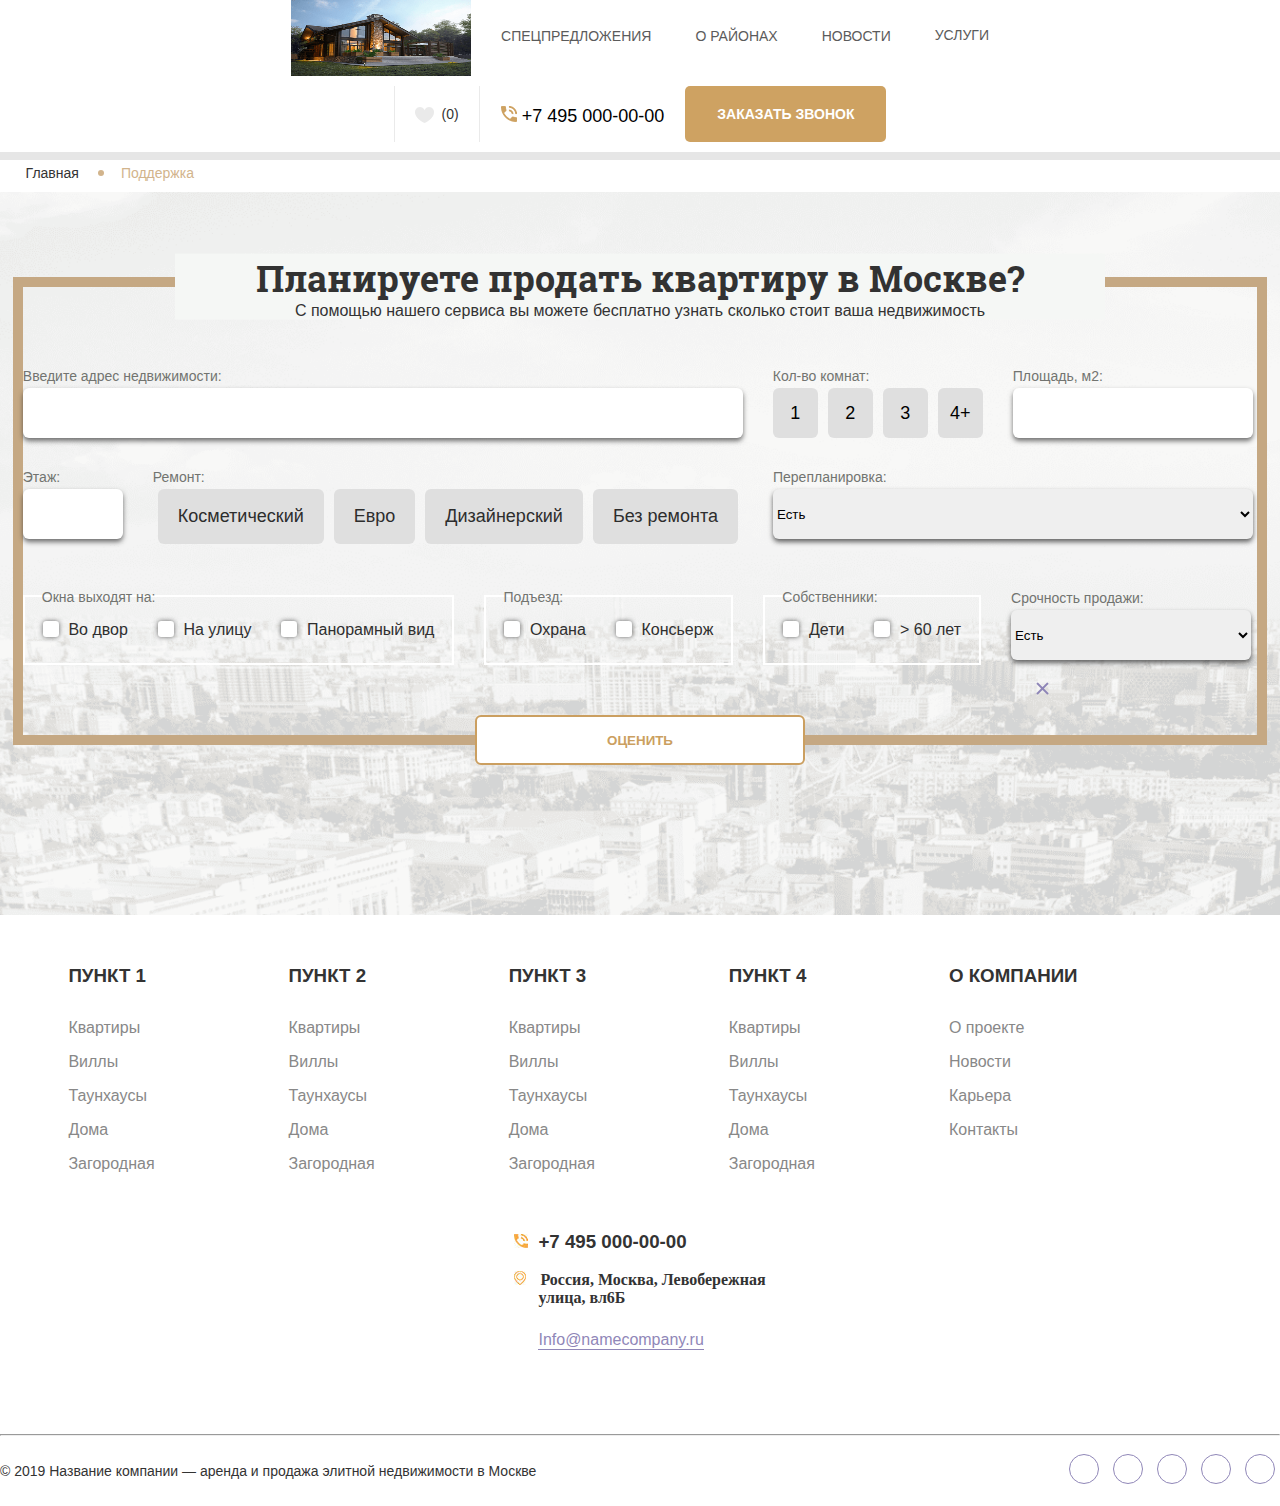
<file: support/support.html>
<!DOCTYPE html>
<html>

<head>
  <title>Поддержка</title>
  <meta charset="utf-8" />
  <meta http-equiv="X-UA-Compatible" content="IE=edge" />
  <meta name="description" content="" />
  <meta property="og:url" content="" />
  <meta property="og:title" content="">
  <meta property="og:description" content="" />
  <meta property="og:type" content="website">
  <meta property="og:image" content="" />
  <meta name="viewport" content="width=device-width, initial-scale=1, maximum-scale=1" />
  <link rel="apple-touch-icon" href="#" />
  <link rel="apple-touch-icon" sizes="72x72" href="#" />
  <link rel="apple-touch-icon" sizes="114x114" href="#" />
  <link href="#" rel='alternate' title='Sitemap' type='application/rss+xml' />
  <link rel="canonical" href="#" />

  <!-- Chrome, Firefox OS and Opera -->
  <meta name="theme-color" content="#36A26B">
  <!-- Windows Phone -->
  <meta name="msapplication-navbutton-color" content="#36A26B">
  <!-- iOS Safari -->
  <meta name="apple-mobile-web-app-status-bar-style" content="#36A26B">
  <!--Иконка в браузере-->
  <link rel="shortcut icon" href="../icons/icon_for_browser.png" type="image/x-icon">
  <!-- Bootstrap,CSS -->
  <link rel="stylesheet" href="../css/common.css" />
  <link rel="stylesheet" href="../css/common_media(1).css">
  <link rel="stylesheet" href="css/support.css">
  <link rel="stylesheet" href="../fonts/CeraPro/font-cera.css" />
  <link rel="stylesheet" href="../fonts/RobotoSlab/robotoslab.css" />
  <link rel="stylesheet" href="../fonts/GothamPro/GothamPro.css">
</head>

<body>

  <!--======= Preloader =======-->
  <div class="preloader">
    <div class="cssload-dots">
      <div class="cssload-dot"></div>
      <div class="cssload-dot"></div>
      <div class="cssload-dot"></div>
      <div class="cssload-dot"></div>
      <div class="cssload-dot"></div>
    </div>
    <svg version="1.1" xmlns="http://www.w3.org/2000/svg">
      <defs>
        <filter id="goo">
          <feGaussianBlur in="SourceGraphic" result="blur" stdDeviation="12"></feGaussianBlur>
          <feColorMatrix in="blur" mode="matrix" values="1 0 0 0 0	0 1 0 0 0	0 0 1 0 0	0 0 0 18 -7" result="goo">
          </feColorMatrix>
          <!--<feBlend in2="goo" in="SourceGraphic" result="mix" ></feBlend>-->
        </filter>
      </defs>
    </svg>
  </div>

  <!--==================== 1 screen ====================-->
  <header>
    <!--============= pop-ups ============-->
    <div class="call wow">
      <div class="call-pop-up">
        <img class="call-close" src="../icons/close-call.png" alt="close-call">
        <form class="call-content">
          <h3 class="call-title">
            Позвоните мне
          </h3>
          <label class="call-label" for="name">Имя:</label>
          <input id="name" class="call-input" type="text" name="Name" value="" required />
          <label class="call-label" for="name">Телефон*:</label>
          <input id="number" class="call-input" type="number" name="Number" value="" required />
          <input class="call-submit" type="submit" name="Submit" value="Отправить" />
          <p class="call-text">
            Нажимая на кнопку, Вы даете согласие на обработку персональных данных в соответствии с « <a
              class="call-link" href="#">Положением об обработке персональных данных</a>»
          </p>
        </form>
      </div>
    </div>

    <div class="call1 wow fadeInDown">
      <div class="thanks">
        <img class="call-close" src="../icons/close-call.png" alt="close-call">
        <form class="call-content">
          <h3 class="call-title">
            Спасибо!
          </h3>
          <p class="thanks-text">
            Мы свяжемся с Вами<br />
            в ближайшее время!
          </p>
          <button class="thanks-comeback" type="button" name="comeback">
            Вернуться
          </button>
        </form>
      </div>
    </div>
    <!--============= pop-ups end ============-->
    <section class="header-menu">
      <section class="header-menu_content">
        <section class="header-menu_left">
          <a class="header-menu-logolink" href="../index.html"><img class="header-menu_logo" src="../img/logotype.png"
              alt="logotype" /></a>
          <div class="header-menu-mobile">
            <div class="header-menu-mobile_item"></div>
            <div class="header-menu-mobile_item"></div>
            <div class="header-menu-mobile_item"></div>
          </div>
          <nav class="header-menu-nav">
            <li class="header-menu-li header-menu-li-1">
              <a class="header-menu-link" href="../special_offers/specialOffers.html">
                Спецпредложения
              </a>
            </li>

            <li class="header-menu-li header-menu-li-1">
              <a class="header-menu-link" href="../all_areas/allAreas.html">
                О районах
              </a>
            </li>

            <li class="header-menu-li header-menu-li-1">
              <a class="header-menu-link" href="../news/news.html">
                Новости
              </a>
            </li>

            <li class="header-menu-li header-sub-menu">
              <a class="header-menu-link" href="#">
                Услуги<br />
                <i class="fas fa-chevron-down"></i>
              </a>
              <div class="header-sub-li">
                <a class="header-menu-link1" href="../sale/sale.html">
                  Продажа
                </a>
                <a class="header-menu-link1" href="#">
                  Поддержка
                </a>
              </div>
            </li>
          </nav>
        </section>

        <section class="header-menu_right">
          <section class="header-menu-basket">
            <img class="header-menu-icon" src="../icons/heart.png" alt="heart" />(0)
          </section>
          <section class="header-menu-phone">
            <img src="../icons/phone.png" alt="phone"> +7 495 000-00-00
          </section>
          <button class="header-menu-call" type="button" name="button">
            Заказать звонок
          </button>
        </section>
      </section>
    </section>
  </header>

  <!--==================== Main ====================-->
  <div class="header-crumbs">
    <section class="crumbs">
      <a class="main-crumbs_links" href="../index.html">Главная</a>
      <a class="main-crumbs_links main-link" href="#">Поддержка</a>
    </section>
  </div>

  <main class="main">
    <section class="main-block">
      <div class="main-header">
        <h1 class="main-title">
          Планируете продать квартиру в Москве?
        </h1>
        <h3 class="main-sub_title">
          С помощью нашего сервиса вы можете бесплатно узнать сколько стоит ваша недвижимость
        </h3>
      </div>

      <section class="main-content">
        <section class="main-item">
          <label class="main-label" for="address">
            Введите адрес недвижимости:
          </label><br/>
          <input name="address" id="address" class="main-input input1" type="text"/>
        </section>

        <section class="main-item">
          <label class="main-label" for="address">
            Кол-во комнат:
          </label>
          <div class="main-rooms">
            <div class="main-rooms-item" data-name="1">1</div>
            <div class="main-rooms-item" data-name="2">2</div>
            <div class="main-rooms-item" data-name="3">3</div>
            <div class="main-rooms-item main-rooms-item-1" data-name="4">4+</div>
          </div>
        </section>

        <section class="main-item main-item-right">
          <label class="main-label" for="address">
            Площадь, м2:
          </label><br/>
          <input name="address" id="address" class="main-input input2" type="text"/>
        </section>

        <section class="main-item">
          <label class="main-label" for="floor">
            Этаж:
          </label><br/>
          <input name="floor" id="floor" class="main-input input3" type="text"/>
        </section>

        <section class="main-item">
          <label class="main-label">
            Ремонт:
          </label><br/>
          <section class="main-repair">
            <div class="main-repair-item" data-name="1">Косметический</div>
            <div class="main-repair-item" data-name="2">Евро</div>
            <div class="main-repair-item" data-name="3">Дизайнерский</div>
            <div class="main-repair-item" data-name="4">Без ремонта</div>
          </section>
        </section>

        <section class="main-item main-item-right">
          <label class="main-label" for="replanning">
            Перепланировка:
          </label><br/>
          <select class="main-replanning" name="replanning" id="replanning">
            <option value="1">Есть</option>
            <option value="2">Нету</option>
            <option value="3">Неважно</option>
          </select>
        </section>

        <section class="main-item">
          <label class="main-label main-label-window">
            Окна выходят на:
          </label><br/>
          <ul class="main-window">
            <li class="main-window-item">
              <label class="check">
                  <input class="check__input" type="checkbox" name="yard"/>
                  <span class="check__box"></span>
                  Во двор
              </label>
            </li>
            <li class="main-window-item">
              <label class="check">
                  <input class="check__input" type="checkbox" name="street"/>
                  <span class="check__box"></span>
                  На улицу
              </label>
            </li>
            <li class="main-window-item main-window-item-1">
              <label class="check">
                  <input class="check__input" type="checkbox" name="panoramic-view"/>
                  <span class="check__box"></span>
                  Панорамный вид
              </label>
            </li>
          </ul>
        </section>

        <section class="main-item">
          <label class="main-label main-label-window">
            Подъезд:
          </label><br/>
          <ul class="main-window">
            <li class="main-window-item">
              <label class="check">
                  <input class="check__input" type="checkbox" name="yard"/>
                  <span class="check__box"></span>
                  Охрана
              </label>
            </li>
            <li class="main-window-item main-window-item-1">
              <label class="check">
                  <input class="check__input" type="checkbox" name="street"/>
                  <span class="check__box"></span>
                  Консьерж
              </label>
            </li>
          </ul>
        </section>

        <section class="main-item">
          <label class="main-label main-label-window">
            Собственники:
          </label><br/>
          <ul class="main-window">
            <li class="main-window-item">
              <label class="check">
                  <input class="check__input" type="checkbox" name="yard"/>
                  <span class="check__box"></span>
                  Дети
              </label>
            </li>
            <li class="main-window-item main-window-item-1">
              <label class="check">
                  <input class="check__input" type="checkbox" name="street"/>
                  <span class="check__box"></span>
                  > 60 лет
              </label>
            </li>
          </ul>
        </section>

        <section class="main-item main-item-1 main-item-right">
          <label class="main-label" for="replanning">
            Срочность продажи:
          </label><br/>
          <select class="main-replanning main-replanning-1" name="replanning" id="replanning">
            <option value="1">Есть</option>
            <option value="2">Нету</option>
            <option value="3">Неважно</option>
          </select>
        </section>
        
        <img class="main-throw_off" src="icons/throw_off.png" alt="throw off"/>
        <div class="main-estimate">
          <button class="main-button">
            Оценить
            <span></span><span></span><span></span><span></span>
          </button>
        </div>
      </section>
    </section>
  </main>



  <!--==================== Footer ====================-->
  <footer class="footer">
    <section class="footer-content">
      <section class="footer-content-item">
        <h3 class="footer-content-title">
          Пункт 1
        </h3>
        <ul class="footer-content-ul">
          <li>
            <a href="#" class="footer-content-link" tabindex="0">
              Квартиры
            </a>
          </li>
          <li>
            <a href="#" class="footer-content-link" tabindex="0">
              Виллы
            </a>
          </li>
          <li>
            <a href="#" class="footer-content-link" tabindex="0">
              Таунхаусы
            </a>
          </li>
          <li>
            <a href="#" class="footer-content-link" tabindex="0">
              Дома
            </a>
          </li>
          <li>
            <a href="" class="footer-content-link" tabindex="0">
              Загородная
            </a>
          </li>
        </ul>
      </section>

      <section class="footer-content-item">
        <h3 class="footer-content-title">
          Пункт 2
        </h3>
        <ul class="footer-content-ul">
          <li>
            <a href="#" class="footer-content-link" tabindex="0">
              Квартиры
            </a>
          </li>
          <li>
            <a href="#" class="footer-content-link" tabindex="0">
              Виллы
            </a>
          </li>
          <li>
            <a href="#" class="footer-content-link" tabindex="0">
              Таунхаусы
            </a>
          </li>
          <li>
            <a href="#" class="footer-content-link" tabindex="0">
              Дома
            </a>
          </li>
          <li>
            <a href="" class="footer-content-link" tabindex="0">
              Загородная
            </a>
          </li>
        </ul>
      </section>

      <section class="footer-content-item">
        <h3 class="footer-content-title">
          Пункт 3
        </h3>
        <ul class="footer-content-ul">
          <li>
            <a href="#" class="footer-content-link" tabindex="0">
              Квартиры
            </a>
          </li>
          <li>
            <a href="#" class="footer-content-link" tabindex="0">
              Виллы
            </a>
          </li>
          <li>
            <a href="#" class="footer-content-link" tabindex="0">
              Таунхаусы
            </a>
          </li>
          <li>
            <a href="#" class="footer-content-link" tabindex="0">
              Дома
            </a>
          </li>
          <li>
            <a href="" class="footer-content-link" tabindex="0">
              Загородная
            </a>
          </li>
        </ul>
      </section>

      <section class="footer-content-item">
        <h3 class="footer-content-title">
          Пункт 4
        </h3>
        <ul class="footer-content-ul">
          <li>
            <a href="#" class="footer-content-link" tabindex="0">
              Квартиры
            </a>
          </li>
          <li>
            <a href="#" class="footer-content-link" tabindex="0">
              Виллы
            </a>
          </li>
          <li>
            <a href="#" class="footer-content-link" tabindex="0">
              Таунхаусы
            </a>
          </li>
          <li>
            <a href="#" class="footer-content-link" tabindex="0">
              Дома
            </a>
          </li>
          <li>
            <a href="" class="footer-content-link" tabindex="0">
              Загородная
            </a>
          </li>
        </ul>
      </section>

      <section class="footer-content-item">
        <h3 class="footer-content-title">
          О компании
        </h3>
        <ul class="footer-content-ul">
          <li>
            <a href="#" class="footer-content-link" tabindex="0">
              О проекте
            </a>
          </li>
          <li>
            <a href="#" class="footer-content-link" tabindex="0">
              Новости
            </a>
          </li>
          <li>
            <a href="#" class="footer-content-link" tabindex="0">
              Карьера
            </a>
          </li>
          <li>
            <a href="" class="footer-content-link" tabindex="0">
              Контакты
            </a>
          </li>
        </ul>
      </section>

      <section class="footer-content-item footer-content-item-1">
        <h3 class="footer-content-title">
          <img class="footer-content-icon" src="../icons/footer-phone.jpg" alt="phone" />+7 495 000-00-00
        </h3>
        <p class="footer-content-location">
          <img class="footer-content-icon" src="../icons/footer-address.jpg" alt="location" /> Россия, Москва,
          <span class="footer-content-span-1">Левобережная<br class="footer-br" />
            <span class="footer-content-span">улица, вл6Б</span></span>
        </p>
        <a class="footer-content-email" href="mailto:Info@namecompany.ru">Info@namecompany.ru</a>
      </section>
    </section>
    <hr />
    <section class="footer-bottom">
      <p class="footer-bottom-copy">© 2019 Название компании — аренда и продажа элитной недвижимости в Москве</p>
      <section>
        <a href="#"><i class="footer-socials fab fa-vk"></i></a>
        <a href="#"><i class="footer-socials fab fa-facebook-f"></i></a>
        <a href="#"><i class="footer-socials fab fa-instagram"></i></a>
        <a href="#"><i class="footer-socials fab fa-twitter"></i></a>
        <a href="#"><i class="footer-socials fab fa-google-plus-g"></i></a>
      </section>
    </section>
  </footer>

  <!--==================== Js ====================-->
  <script src="../js/preloader.js"></script>
  <script src="../js/pop-up.js"></script>
  <script src="../js/mobile-menu.js"></script>
  <script src="js/active-element.js"></script>
  <script src="js/pop-up.js"></script>
  <!--Иконки с fontawesome -->
  <link rel="stylesheet" href="https://use.fontawesome.com/releases/v5.4.2/css/all.css"
    integrity="sha384-/rXc/GQVaYpyDdyxK+ecHPVYJSN9bmVFBvjA/9eOB+pb3F2w2N6fc5qB9Ew5yIns" crossorigin="anonymous">
</body>

</html>
</file>
<file: css/common.css>
html {
  scroll-behavior: smooth;
}

body {
  min-height: 100vh;
}

li {
	list-style: none;
}

* {
  padding: 0;
  margin: 0;
}

input::-webkit-outer-spin-button,
input::-webkit-inner-spin-button {
    /* display: none; <- Crashes Chrome on hover */
    -webkit-appearance: none;
    margin: 0; /* <-- Apparently some margin are still there even though it's hidden */
}

/*======= Preloader =======*/
.preloader {
  width: 100%;
  height: 100%;
  position: fixed;
  background-color: #fff;
  z-index: 1;
}

.cssload-dots {
	width: 0;
	height: 0;
	position: absolute;
	top: 0;
	left: 0;
	bottom: 0;
	right: 0;
	margin: auto;
	outline: 2px solid red;
	filter: url(#goo);
		-o-filter: url(#goo);
		-ms-filter: url(#goo);
		-webkit-filter: url(#goo);
		-moz-filter: url(#goo);
}

.cssload-dot {
	width: 0;
	height: 0;
	position: absolute;
	left: 0;
	top: 0;
}
.cssload-dot:before {
	content: "";
	width: 57px;
	height: 57px;
	border-radius: 81px;
	background: rgba(251,211,1,0.64);
	position: absolute;
	left: 50%;
	transform: translateY(0);
		-o-transform: translateY(0);
		-ms-transform: translateY(0);
		-webkit-transform: translateY(0);
		-moz-transform: translateY(0);
	margin-left: -28.5px;
	margin-top: -28.5px;
}



.cssload-dot:nth-child(5):before {
	z-index: 100;
	width: 73.5px;
	height: 73.5px;
	margin-left: -36.75px;
	margin-top: -36.75px;
	animation: cssload-dot-colors 2.8s ease infinite;
		-o-animation: cssload-dot-colors 2.8s ease infinite;
		-ms-animation: cssload-dot-colors 2.8s ease infinite;
		-webkit-animation: cssload-dot-colors 2.8s ease infinite;
		-moz-animation: cssload-dot-colors 2.8s ease infinite;
}


.cssload-dot:nth-child(1) {
	animation: cssload-dot-rotate-1 2.8s 0s linear infinite;
		-o-animation: cssload-dot-rotate-1 2.8s 0s linear infinite;
		-ms-animation: cssload-dot-rotate-1 2.8s 0s linear infinite;
		-webkit-animation: cssload-dot-rotate-1 2.8s 0s linear infinite;
		-moz-animation: cssload-dot-rotate-1 2.8s 0s linear infinite;
}
.cssload-dot:nth-child(1):before {
	background-color: rgb(255,50,112);
	animation: cssload-dot-move 2.8s 0s ease infinite;
		-o-animation: cssload-dot-move 2.8s 0s ease infinite;
		-ms-animation: cssload-dot-move 2.8s 0s ease infinite;
		-webkit-animation: cssload-dot-move 2.8s 0s ease infinite;
		-moz-animation: cssload-dot-move 2.8s 0s ease infinite;
}

.cssload-dot:nth-child(2) {
	animation: cssload-dot-rotate-2 2.8s 0.7s linear infinite;
		-o-animation: cssload-dot-rotate-2 2.8s 0.7s linear infinite;
		-ms-animation: cssload-dot-rotate-2 2.8s 0.7s linear infinite;
		-webkit-animation: cssload-dot-rotate-2 2.8s 0.7s linear infinite;
		-moz-animation: cssload-dot-rotate-2 2.8s 0.7s linear infinite;
}
.cssload-dot:nth-child(2):before {
	background-color: rgb(32,139,241);
	animation: cssload-dot-move 2.8s 0.7s ease infinite;
		-o-animation: cssload-dot-move 2.8s 0.7s ease infinite;
		-ms-animation: cssload-dot-move 2.8s 0.7s ease infinite;
		-webkit-animation: cssload-dot-move 2.8s 0.7s ease infinite;
		-moz-animation: cssload-dot-move 2.8s 0.7s ease infinite;
}

.cssload-dot:nth-child(3) {
	animation: cssload-dot-rotate-3 2.8s 1.4s linear infinite;
		-o-animation: cssload-dot-rotate-3 2.8s 1.4s linear infinite;
		-ms-animation: cssload-dot-rotate-3 2.8s 1.4s linear infinite;
		-webkit-animation: cssload-dot-rotate-3 2.8s 1.4s linear infinite;
		-moz-animation: cssload-dot-rotate-3 2.8s 1.4s linear infinite;
}
.cssload-dot:nth-child(3):before {
	background-color: rgb(175,225,2);
	animation: cssload-dot-move 2.8s 1.4s ease infinite;
		-o-animation: cssload-dot-move 2.8s 1.4s ease infinite;
		-ms-animation: cssload-dot-move 2.8s 1.4s ease infinite;
		-webkit-animation: cssload-dot-move 2.8s 1.4s ease infinite;
		-moz-animation: cssload-dot-move 2.8s 1.4s ease infinite;
}

.cssload-dot:nth-child(4) {
	animation: cssload-dot-rotate-4 2.8s 2.1s linear infinite;
		-o-animation: cssload-dot-rotate-4 2.8s 2.1s linear infinite;
		-ms-animation: cssload-dot-rotate-4 2.8s 2.1s linear infinite;
		-webkit-animation: cssload-dot-rotate-4 2.8s 2.1s linear infinite;
		-moz-animation: cssload-dot-rotate-4 2.8s 2.1s linear infinite;
}
.cssload-dot:nth-child(4):before {
	background-color: rgb(251,211,1);
	animation: cssload-dot-move 2.8s 2.1s ease infinite;
		-o-animation: cssload-dot-move 2.8s 2.1s ease infinite;
		-ms-animation: cssload-dot-move 2.8s 2.1s ease infinite;
		-webkit-animation: cssload-dot-move 2.8s 2.1s ease infinite;
		-moz-animation: cssload-dot-move 2.8s 2.1s ease infinite;
}

@keyframes cssload-dot-move {
	0% {
		-webkit-transform: translateY(0);
		        transform: translateY(0);
	}
	18%, 22% {
		-webkit-transform: translateY(-114px);
		        transform: translateY(-114px);
	}
	40%, 100% {
		-webkit-transform: translateY(0);
		        transform: translateY(0);
	}
}

@-webkit-keyframes cssload-dot-move {
	0% {
		-webkit-transform: translateY(0);
	}
	18%, 22% {
		-webkit-transform: translateY(-114px);
	}
	40%, 100% {
		-webkit-transform: translateY(0);
	}
}

@keyframes cssload-dot-colors {
	0% {
		background-color: rgb(251,211,1);
	}
	25% {
		background-color: rgb(255,50,112);
	}
	50% {
		background-color: rgb(32,139,241);
	}
	75% {
		background-color: rgb(175,225,2);
	}
	100% {
		background-color: rgb(251,211,1);
	}
}

@-webkit-keyframes cssload-dot-colors {
	0% {
		background-color: rgb(251,211,1);
	}
	25% {
		background-color: rgb(255,50,112);
	}
	50% {
		background-color: rgb(32,139,241);
	}
	75% {
		background-color: rgb(175,225,2);
	}
	100% {
		background-color: rgb(251,211,1);
	}
}

@keyframes cssload-dot-rotate-1 {
	0% {
		-webkit-transform: rotate(-105deg);
		        transform: rotate(-105deg);
	}
	100% {
		-webkit-transform: rotate(270deg);
		        transform: rotate(270deg);
	}
}

@-webkit-keyframes cssload-dot-rotate-1 {
	0% {
		-webkit-transform: rotate(-105deg);
	}
	100% {
		-webkit-transform: rotate(270deg);
	}
}

@keyframes cssload-dot-rotate-2 {
	0% {
		-webkit-transform: rotate(165deg);
		        transform: rotate(165deg);
	}
	100% {
		-webkit-transform: rotate(540deg);
		        transform: rotate(540deg);
	}
}

@-webkit-keyframes cssload-dot-rotate-2 {
	0% {
		-webkit-transform: rotate(165deg);
	}
	100% {
		-webkit-transform: rotate(540deg);
	}
}

@keyframes cssload-dot-rotate-3 {
	0% {
		-webkit-transform: rotate(435deg);
		        transform: rotate(435deg);
	}
	100% {
		-webkit-transform: rotate(810deg);
		        transform: rotate(810deg);
	}
}

@-webkit-keyframes cssload-dot-rotate-3 {
	0% {
		-webkit-transform: rotate(435deg);
	}
	100% {
		-webkit-transform: rotate(810deg);
	}
}

@keyframes cssload-dot-rotate-4 {
	0% {
		-webkit-transform: rotate(705deg);
		        transform: rotate(705deg);
	}
	100% {
		-webkit-transform: rotate(1080deg);
		        transform: rotate(1080deg);
	}
}

@-webkit-keyframes cssload-dot-rotate-4 {
	0% {
		-webkit-transform: rotate(705deg);
	}
	100% {
		-webkit-transform: rotate(1080deg);
	}
}

/*==============Header=============*/
.header-menu {
  -webkit-box-shadow: 0 3px 0 5px #E6E6E6;
          box-shadow: 0 3px 0 5px #E6E6E6;
}

.header-menu_content {
  max-width: 1410px;
  margin: 0 auto;
  padding: 0 2%;
  display: -webkit-box;
  display: -ms-flexbox;
  display: flex;
  -webkit-box-pack: justify;
      -ms-flex-pack: justify;
          justify-content: space-between;

}

.header-menu_left {
  display: -webkit-box;
  display: -ms-flexbox;
  display: flex;
}

.header-menu-logolink {
	height: 76px;
}

.header-menu_logo {
  width: 180px;
  height: 100%;
}

.header-menu-mobile {
  width: 30px;
  display: none;
}

.header-menu-mobile_item {
  width: 100%;
  height: 3px;
  background-color: black;
  border-radius: 30px;
  margin: 5px 0;
}

.header-menu-link,
.header-menu-link1 {
  margin: 0 20px;
  color: #5B5B5B;
  font-size: 14px;
  font-family: 'CeraPro', sans-serif;
  -webkit-transition: all 0.8s;
  -o-transition: all 0.8s;
  transition: all 0.8s;
  position: relative;
  text-decoration: none;
  text-transform: uppercase;
  line-height: 70px;
}

.header-menu-link1 {
  line-height: 14px;
  margin: 10px;
  text-align: center;
}

.header-menu-link:hover,
.header-menu-link1:hover {
  color: #CEA262;
  text-decoration: none;
}

.header-menu-link::before,
.header-menu-link1::before {
  content: "";
  width: 0;
  height: 0.15em;
  position: absolute;
  bottom: -2px;
  left: 50%;
  background: #CEA262;
  -webkit-transition: all 0.8s;
  -o-transition: all 0.8s;
  transition: all 0.8s;
  z-index: 1;
}

.header-menu-link:hover:before,
.header-menu-link1:hover:before {
  width: 100%;
  left: 0;
  background: #CEA262;
}

.header-menu-nav {
  margin-left: 10px;
	height: 70px;
}

.header-menu-li {
  display: inline-block;
	list-style: none;
	position: relative;
}

.header-menu-li-1 {
	bottom: 69.5px;
}

.fa-chevron-down {
  position: absolute;
  top: 18px;
  left: 22px;
}

.header-sub-li {
  display: -webkit-box;
  display: -ms-flexbox;
  display: flex;
  -webkit-box-orient: vertical;
  -webkit-box-direction: normal;
      -ms-flex-direction: column;
          flex-direction: column;
  position: absolute;
  -webkit-transition: 0.8s;
  -o-transition: 0.8s;
  transition: 0.8s;
  opacity: 0;
  top: -500em;
  left: -5px;
  -webkit-transition: 1s opacity;
  -o-transition: 1s opacity;
  transition: 1s opacity;
  background-color: #fff;
  z-index: 2;
}

.header-sub-menu:hover .header-sub-li {
  opacity: 1;
  top: 60px;
}

.header-menu_right {
  display: -webkit-box;
  display: -ms-flexbox;
  display: flex;
  padding: 10px 0;
}

.header-menu-basket {
  font-size: 14px;
  color: #333333;
  font-weight: 300;
  padding: 17px 20px;
  border-left: 1px solid #EAEAEA;
  border-right: 1px solid #EAEAEA;
  font-family: 'CeraPro', sans-serif;
}

.header-menu-icon {
  display: inline-block;
  margin-right: 8px;
  position: relative;
  top: 4px;
}

.header-menu-phone {
  margin: 0 21px;
  padding-top: 20px;
  font-family: 'CeraPro', sans-serif;
  font-weight: 500;
  font-size: 18px;
}

.header-menu-call {
  text-transform: uppercase;
  color: #fff;
  font-weight: 600;
  font-size: 14px;
  padding: 20px 32px;
  background-color: #CEA262;
  border: none;
  border-radius: 5px;
  -webkit-transition: 0.6s;
  -o-transition: 0.6s;
  transition: 0.6s;
}

.header-menu-call:hover {
  cursor: pointer;
  -webkit-transform: skewX(-25deg) scale(1.1);
      -ms-transform: skewX(-25deg) scale(1.1);
          transform: skewX(-25deg) scale(1.1);
}

.call,
.call1 {
  position: fixed;
  top: 0;
  left: 0;
  width: 100%;
  height: 100%;
  background-color: rgba(0,0,0,0.3);
  z-index: 4;
  display: none;
  -webkit-box-pack: center;
      -ms-flex-pack: center;
          justify-content: center;
  -webkit-box-align: center;
      -ms-flex-align: center;
          align-items: center;
}

.call-pop-up {
  background-color: #F7F7F7;
  width: 450px;
  height: 390px;
  padding: 30px;
  position: relative;
}

.call-close {
  position: absolute;
  top: 0;
  right: -45px;
  -webkit-transition: 0.2s;
  -o-transition: 0.2s;
  transition: 0.2s;
}

.call-close:hover {
  cursor: pointer;
  -webkit-transform: rotateX(180deg);
          transform: rotateX(180deg);
}

.call-content {
  border: 3px solid #D2B48C;
  display: -webkit-box;
  display: -ms-flexbox;
  display: flex;
  -webkit-box-pack: center;
      -ms-flex-pack: center;
          justify-content: center;
  -webkit-box-orient: vertical;
  -webkit-box-direction: normal;
      -ms-flex-direction: column;
          flex-direction: column;
  -webkit-box-align: center;
      -ms-flex-align: center;
          align-items: center;
}

.call-title {
  font-size: 30px;
  font-weight: 600;
  color: #333333;
  background-color: #F7F7F7;
  font-family: 'Roboto Slab', sans-serif;
  position: relative;
  bottom: 25px;
  padding: 0 20px;
}

.call-label {
  -ms-flex-item-align: start;
      align-self: flex-start;
  margin-left: 25.5%;
  font-family: 'CeraPro', sans-serif;
  font-weight: 300;
  color: #888888;
  font-size: 16px;
  padding-top: 16px;
}

.call-input {
  width: 210px;
  height: 50px;
  font-family: 'CeraPro', sans-serif;
  font-size: 20px;
  margin-top: 6px;
  border-radius: 6px;
  border: none;
  -webkit-box-shadow: 0 3px 0 1.5px rgba(0,0,0,0.1);
          box-shadow: 0 3px 0 1.5px rgba(0,0,0,0.1);
}

.call-submit {
  margin-top: 27px;
  margin-bottom: 20px;
  width: 210px;
  height: 50px;
  color: #fff;
  text-transform: uppercase;
  font-size: 16px;
  font-weight: 600;
  background-color: #CEA262;
  border: none;
  border-radius: 6px;
}

.call-submit:hover,
.thanks-comeback:hover {
  cursor: pointer;
}

.call-text {
  max-width: 350px;
  font-weight: 300;
  font-size: 12px;
  font-family: 'CeraPro', sans-serif;
  text-align: center;
  padding-bottom: 28px;
}

.call-link,
.call-link:hover {
  color: #7368A6;
  text-decoration: none;
}

.thanks {
  width: 450px;
  height: 250px;
  background-color: #F7F7F7;
  padding: 30px;
  position: relative;
}

.thanks-text {
  margin-top: 60px;
  font-size: 18px;
  font-family: 'CeraPro', sans-serif;
  color: #333333;
  line-height: 1.4;
  text-align: center;
}

.thanks-comeback {
  margin-top: 27px;
  margin-bottom: 20px;
  width: 210px;
  height: 50px;
  color: #fff;
  text-transform: uppercase;
  font-size: 16px;
  font-weight: 600;
  background-color: #CEA262;
  border: none;
  border-radius: 6px;
}

/*============= Footer =============*/
.footer {
	margin: 0 auto;
	max-width: 1410px;
}

.footer-content {
	display: -webkit-box;
	display: -ms-flexbox;
	display: flex;
	-webkit-box-pack: center;
	    -ms-flex-pack: center;
	        justify-content: center;
	-ms-flex-wrap: wrap;
	    flex-wrap: wrap;
	padding-bottom: 60px;
}

.footer-content-item {
	padding-top: 50px;
	margin-right: 134px;
}

.footer-content-item-1 {
	margin-right: 0;
}

.footer-content-title {
	color: #333333;
	font-weight: 600;
	text-transform: uppercase;
	font-family: 'CeraPro', sans-serif;
}

.footer-content-ul {
	margin-top: 24px;
}

.footer-content-link {
	color: #888888;
	font-size: 16px;
	font-weight: 300;
	text-decoration: none;
	-webkit-transition: 0.6s;
	-o-transition: 0.6s;
	transition: 0.6s;
	display: inline-block;
	padding: 8px 0;
	font-family: 'CeraPro', sans-serif;
}

.footer-content-link:hover {
	color: #333333;
}

.footer-content-icon {
	margin-right: 10px;
}

.footer-content-location {
	color: #333333;
	font-family: 'Times New Roman', Times, serif;
	font-weight: 600;
	margin-top: 18px;
}

.footer-content-email {
	color: #9087B8;
	text-decoration: none;
	font-family: 'CeraPro', sans-serif;
	border-bottom: 1px solid #9087b8;
	display: inline-block;
	margin: 24px;
}

.footer-content-span {
	padding-left: 24px;
}

.footer-bottom {
	display: -webkit-box;
	display: -ms-flexbox;
	display: flex;
	max-width: 1410px;
	width: 100%;
	margin: 0 auto;
	-webkit-box-sizing: border-box;
	        box-sizing: border-box;
	-webkit-box-pack: justify;
	    -ms-flex-pack: justify;
	        justify-content: space-between;
	height: 70px;
	-webkit-box-align: center;
	    -ms-flex-align: center;
	        align-items: center;
}

.footer-bottom-copy {
	font-size: 14px;
	font-family: 'CeraPro', sans-serif;
	color: #333333;	
}

.footer-socials {
	color: #9087B8;
	display: inline-block;
	width: 30px;
	height: 30px;
	border-radius: 50%;
	border: 1px solid #9087B8;
	text-align: center;
	padding-top: 5px;
	-webkit-box-sizing: border-box;
	        box-sizing: border-box;
	margin: 0 5px;
}
</file>
<file: css/common_media(1).css>
/* Large Devices, Wide Screens */
@media only screen and (max-width : 1300px) {
  .header-menu_content {
    -webkit-box-orient: vertical;
    -webkit-box-direction: normal;
        -ms-flex-direction: column;
            flex-direction: column;
    -webkit-box-align: center;
        -ms-flex-align: center;
            align-items: center;
    -webkit-box-pack: center;
        -ms-flex-pack: center;
            justify-content: center;
  }
}

/* Medium Devices, Desktops */
@media only screen and (max-width : 910px) {
  .footer-content-item,
  .footer-content-item-1 {
    margin-right: 67px;
    margin-left: 67px;
  }

  .footer-content-ul,
  .footer-content-title {
    text-align: center;
  } 
}

/* Small Devices, Tablets */
@media only screen and (max-width : 840px) {
  .footer-bottom {
    -webkit-box-pack: space-evenly;
        -ms-flex-pack: space-evenly;
            justify-content: space-evenly;
    -webkit-box-orient: vertical;
    -webkit-box-direction: normal;
        -ms-flex-direction: column;
            flex-direction: column;
    -webkit-box-align: center;
        -ms-flex-align: center;
            align-items: center;
    height: 100px;
  }

  .footer-bottom-copy {
    text-align: center;
  }
}

/* Small Devices, Tablets */
@media only screen and (max-width : 780px) {
  .header-menu {
    background-color: rgba(86, 179, 25, 0.5);
  }

  .header-menu_logo {
    width: 100%;
    height: 100px;
  }

  .header-menu-logolink {
	margin-bottom: 30px;
}

  .header-menu-mobile {
    display: block;
    position: absolute;
    right: 5%;
    top: 15px;
    -webkit-transition: 0.6s;
    -o-transition: 0.6s;
    transition: 0.6s;
  }
  
  .header-menu-li-1 {
    bottom: 0;
  }

  .header-menu-nav {
    -webkit-box-orient: vertical;
    -webkit-box-direction: normal;
        -ms-flex-direction: column;
            flex-direction: column;
    -webkit-box-align: center;
        -ms-flex-align: center;
            align-items: center;
    display: -webkit-box;
    display: -ms-flexbox;
    display: flex;
    position: absolute;
    left: -20px;
    top: -500px;
    -webkit-transition: 0.6s;
    -o-transition: 0.6s;
    transition: 0.6s;
    width: 90%;
    z-index: 3;
  }

  .fa-chevron-down {
    -webkit-transform: rotate(-90deg);
        -ms-transform: rotate(-90deg);
            transform: rotate(-90deg);
  }

  .header-menu-li {
    background-color: #B34EE9;
    width: 100%;
    border-bottom: 1px solid black;
    padding-left: 15px;
  }

  .header-sub-li {
    background-color: #B34EE9;
    left: 120px;
  }

  .header-sub-menu:hover .header-sub-li {
    opacity: 1;
    top: 36px;
  }

  .header-menu_left,
  .header-menu_right {
    -webkit-box-orient: vertical;
    -webkit-box-direction: normal;
        -ms-flex-direction: column;
            flex-direction: column;
    -webkit-box-align: center;
        -ms-flex-align: center;
            align-items: center;
  }
}

/* Extra Small Devices, Phones */
@media only screen and (max-width : 620px) {
  .call-pop-up {
    width: 70%;
  }
}

/* Extra Small Devices, Phones */
@media only screen and (max-width : 560px) {
  .footer-bottom {
    height: 140px;
  }
}

/* Extra Small Devices, Phones */
@media only screen and (max-width : 520px) {
  .call-pop-up {
    width: 60%;
    height: 400px;
  }

  .call-text {
    padding: 0 5px;
  }

  .call-title {
    padding: 0 5px;
  }

  .call-close {
    right: -30px;
  }
}

/* Extra Small Devices, Phones */
@media only screen and (max-width : 460px) {
  .header-menu-mobile {
    right: 2.5%;
  }
}

/* Extra Small Devices, Phones */
@media only screen and (max-width : 420px) {
  .call-pop-up {
    width: 80%;
    height: 400px;
  }

  .call-close {
    right: 1px;
    top: -35px;
  }
}

/* Extra Small Devices, Phones */
@media only screen and (max-width : 384px) {
  .footer-br {
    display: none;
  }

  .footer-content-span {
    padding-left: 0;
  }

  .footer-content-span-1 {
    padding-left: 24px;
  }
}
</file>
<file: all_areas/css/allAreas.css>
.main {
  background-color: #F7F7F7;
}

.main-content {
  max-width: 1410px;
  margin: 0 auto;
  padding-top: 12px;
  padding-bottom: 120px;
}

.main-crumbs {
  margin-bottom: 30px;
}

.main-crumbs_links {
  font-size: 14px;
  font-family: 'CeraPro', sans-serif;
  color: #333333; 
  text-decoration: none;
  margin-right: 19px; 
  -webkit-transition: 0.6s; 
  -o-transition: 0.6s; 
  transition: 0.6s;
}

.main-crumbs_links:hover {
  color: #D2B48C;
}

.main-link {
  margin-right: 0;
  margin-left: 19px;
  color: #D2B48C;
  position: relative;
}

.main-link::before {
  content: "";
  width: 6px;
  height: 6px;
  border-radius: 50%;
  background-color: #D2B48C;
  position: absolute;
  top: 5px;
  left: -23px;
}

.main-title {
  font-size: 36px;
  color: #333333;
  font-family: 'Roboto Slab', sans-serif;
  margin-bottom: 8px;
}

.main-tabs {
  display: -webkit-box;
  display: -ms-flexbox;
  display: flex;
  -ms-flex-wrap: wrap;
      flex-wrap: wrap;
}

.main-tab {
  height: 50px;
  background-color: #EAEAEA;
  border-radius: 5px;
  padding: 0 20px;
  color: #333333;
  font-size: 18px;
  font-family: 'CeraPro', sans-serif;
  border: none;
  cursor: pointer;
  -webkit-transition: 0.6s;
  -o-transition: 0.6s;
  transition: 0.6s;
  margin: 0 5px;
  border: 2px solid #EAEAEA;
  -webkit-box-sizing: border-box;
          box-sizing: border-box;
}

.main-tab:focus {
  border: 1px solid black;
  outline: none;
}

.main-tab-1 {
  margin-left: 0;
}

.main-tab:hover {
  background-color: #8D84B6;
  color: #fff;
  -webkit-box-shadow: 0px 5px 5px 0px rgba(50, 50, 50, 0.75);
  box-shadow:         0px 5px 5px 0px rgba(50, 50, 50, 0.75);
}

.main-visible {
  width: 100%;
  overflow-x: hidden;
  max-width: 1310px;
}

.main-categories-filter {
  display: -webkit-box;
  display: -ms-flexbox;
  display: flex;
  width: 600%;
  position: relative;
  left: 0;
  -webkit-transition: 0.6s;
  -o-transition: 0.6s;
  transition: 0.6s;
}

.main-categories {
  display: -webkit-box;
  display: -ms-flexbox;
  display: flex;
  -ms-flex-wrap: nowrap;
      flex-wrap: nowrap;
  width: 100%;
}

.main-categories-title {
  font-size: 30px;
  font-family: 'Roboto Slab', sans-serif;
  color: #D2B48C;  
  margin-bottom: 20px;
}

.main-categories-description{
  display: -webkit-box;
  display: -ms-flexbox;
  display: flex;
  -webkit-box-orient: vertical;
  -webkit-box-direction: normal;
      -ms-flex-direction: column;
          flex-direction: column;
  -webkit-box-align: start;
      -ms-flex-align: start;
          align-items: flex-start;
}

.main-categories-link {
  color: #8E85B7;
  text-decoration: none;
  border-bottom: 1.5px solid #8E85B7;
  font-size: 18px;
  font-family: 'CeraPro', sans-serif;
  margin-bottom: 12px;
}

.main-categories-block {
  margin-bottom: 48px;
}

.maim-categories-item {
  margin-top: 38px;
  margin-right: 100px;
}

/* Large Devices, Wide Screens */
@media only screen and (max-width : 1410px) {
  .main-content {
    padding: 0 2%;
    padding-top: 12px;
    padding-bottom: 120px;
  }

  .maim-categories-item {
    margin: 0 50px;
    margin-top: 38px;
  }
}

/* Large Devices, Wide Screens */
@media only screen and (max-width : 1250px) {
  .main-categories {
    -ms-flex-wrap: wrap;
        flex-wrap: wrap;
  }
}

/* Large Devices, Wide Screens */
@media only screen and (max-width : 990px) {
  .main-tab {
    margin-top: 10px;
  }
}

/* Large Devices, Wide Screens */
@media only screen and (max-width : 720px) {
  .main-tabs {
    -webkit-box-orient: vertical;
    -webkit-box-direction: normal;
        -ms-flex-direction: column;
            flex-direction: column;
    -webkit-box-align: center;
        -ms-flex-align: center;
            align-items: center;
  }

  .main-tab {
    width: 80%;
  }
}
</file>
<file: fonts/CeraPro/font-cera.css>
@font-face {
    font-family: 'Cera Pro';
    src: url('CeraPro-Italic.eot');
    src: local('Cera Pro Italic'), local('CeraPro-Italic'),
        url('CeraPro-Italic.eot?#iefix') format('embedded-opentype'),
        url('CeraPro-Italic.woff') format('woff'),
        url('CeraPro-Italic.ttf') format('truetype');
    font-weight: normal;
    font-style: italic;
}

@font-face {
    font-family: 'Cera Pro';
    src: url('CeraPro-Regular.eot');
    src: local('Cera Pro Regular'), local('CeraPro-Regular'),
        url('CeraPro-Regular.eot?#iefix') format('embedded-opentype'),
        url('CeraPro-Regular.woff') format('woff'),
        url('CeraPro-Regular.ttf') format('truetype');
    font-weight: normal;
    font-style: normal;
}

@font-face {
    font-family: 'Cera Pro';
    src: url('CeraPro-BlackItalic.eot');
    src: local('Cera Pro Black Italic'), local('CeraPro-BlackItalic'),
        url('CeraPro-BlackItalic.eot?#iefix') format('embedded-opentype'),
        url('CeraPro-BlackItalic.woff') format('woff'),
        url('CeraPro-BlackItalic.ttf') format('truetype');
    font-weight: 900;
    font-style: italic;
}

@font-face {
    font-family: 'Cera Pro';
    src: url('CeraPro-Light.eot');
    src: local('Cera Pro Light'), local('CeraPro-Light'),
        url('CeraPro-Light.eot?#iefix') format('embedded-opentype'),
        url('CeraPro-Light.woff') format('woff'),
        url('CeraPro-Light.ttf') format('truetype');
    font-weight: 300;
    font-style: normal;
}

@font-face {
    font-family: 'Cera Pro';
    src: url('CeraPro-BoldItalic.eot');
    src: local('Cera Pro Bold Italic'), local('CeraPro-BoldItalic'),
        url('CeraPro-BoldItalic.eot?#iefix') format('embedded-opentype'),
        url('CeraPro-BoldItalic.woff') format('woff'),
        url('CeraPro-BoldItalic.ttf') format('truetype');
    font-weight: bold;
    font-style: italic;
}

@font-face {
    font-family: 'Cera Pro';
    src: url('CeraPro-Black.eot');
    src: local('Cera Pro Black'), local('CeraPro-Black'),
        url('CeraPro-Black.eot?#iefix') format('embedded-opentype'),
        url('CeraPro-Black.woff') format('woff'),
        url('CeraPro-Black.ttf') format('truetype');
    font-weight: 900;
    font-style: normal;
}

@font-face {
    font-family: 'Cera Pro';
    src: url('CeraPro-Medium.eot');
    src: local('Cera Pro Medium'), local('CeraPro-Medium'),
        url('CeraPro-Medium.eot?#iefix') format('embedded-opentype'),
        url('CeraPro-Medium.woff') format('woff'),
        url('CeraPro-Medium.ttf') format('truetype');
    font-weight: 500;
    font-style: normal;
}

@font-face {
    font-family: 'Cera Pro';
    src: url('CeraPro-Bold.eot');
    src: local('Cera Pro Bold'), local('CeraPro-Bold'),
        url('CeraPro-Bold.eot?#iefix') format('embedded-opentype'),
        url('CeraPro-Bold.woff') format('woff'),
        url('CeraPro-Bold.ttf') format('truetype');
    font-weight: bold;
    font-style: normal;
}

@font-face {
    font-family: 'Cera Pro';
    src: url('CeraPro-Thin.eot');
    src: local('Cera Pro Thin'), local('CeraPro-Thin'),
        url('CeraPro-Thin.eot?#iefix') format('embedded-opentype'),
        url('CeraPro-Thin.woff') format('woff'),
        url('CeraPro-Thin.ttf') format('truetype');
    font-weight: 100;
    font-style: normal;
}

@font-face {
    font-family: 'Cera Pro';
    src: url('CeraPro-MediumItalic.eot');
    src: local('Cera Pro Medium Italic'), local('CeraPro-MediumItalic'),
        url('CeraPro-MediumItalic.eot?#iefix') format('embedded-opentype'),
        url('CeraPro-MediumItalic.woff') format('woff'),
        url('CeraPro-MediumItalic.ttf') format('truetype');
    font-weight: 500;
    font-style: italic;
}

@font-face {
    font-family: 'Cera Pro';
    src: url('CeraPro-LightItalic.eot');
    src: local('Cera Pro Light Italic'), local('CeraPro-LightItalic'),
        url('CeraPro-LightItalic.eot?#iefix') format('embedded-opentype'),
        url('CeraPro-LightItalic.woff') format('woff'),
        url('CeraPro-LightItalic.ttf') format('truetype');
    font-weight: 300;
    font-style: italic;
}

@font-face {
    font-family: 'Cera Pro';
    src: url('CeraPro-ThinItalic.eot');
    src: local('Cera Pro Thin Italic'), local('CeraPro-ThinItalic'),
        url('CeraPro-ThinItalic.eot?#iefix') format('embedded-opentype'),
        url('CeraPro-ThinItalic.woff') format('woff'),
        url('CeraPro-ThinItalic.ttf') format('truetype');
    font-weight: 100;
    font-style: italic;
}
</file>
<file: fonts/RobotoSlab/robotoslab.css>
@font-face {
    font-family: 'Roboto Slab';
    src: local('Roboto Slab Thin'), local('RobotoSlab-Thin'), url('robotoslabthin.woff2') format('woff2'), url('robotoslabthin.woff') format('woff'), url('robotoslabthin.ttf') format('truetype');
    font-weight: 100;
    font-style: normal;
}
@font-face {
    font-family: 'Roboto Slab';
    src: local('Roboto Slab Light'), local('RobotoSlab-Light'), url('robotoslablight.woff2') format('woff2'), url('robotoslablight.woff') format('woff'), url('robotoslablight.ttf') format('truetype');
    font-weight: 300;
    font-style: normal;
}
@font-face {
    font-family: 'Roboto Slab';
    src: local('Roboto Slab Regular'), local('RobotoSlab-Regular'), url('robotoslabregular.woff2') format('woff2'), url('robotoslabregular.woff') format('woff'), url('robotoslabregular.ttf') format('truetype');
    font-weight: 400;
    font-style: normal;
}
@font-face {
    font-family: 'Roboto Slab';
    src: local('Roboto Slab Bold'), local('RobotoSlab-Bold'), url('robotoslabbold.woff2') format('woff2'), url('robotoslabbold.woff') format('woff'), url('robotoslabbold.ttf') format('truetype');
    font-weight: 700;
    font-style: normal;
}
</file>
<file: fonts/GothamPro/GothamPro.css>
/* This stylesheet generated by Transfonter (https://transfonter.org) on June 26, 2017 12:11 PM */

@font-face {
	font-family: 'Gotham Pro';
	src: url('GothamPro-BoldItalic.eot');
	src: local('Gotham Pro Bold Italic'), local('GothamPro-BoldItalic'),
		url('GothamPro-BoldItalic.eot?#iefix') format('embedded-opentype'),
		url('GothamPro-BoldItalic.woff') format('woff'),
		url('GothamPro-BoldItalic.ttf') format('truetype');
	font-weight: bold;
	font-style: italic;
}

@font-face {
	font-family: 'Gotham Pro';
	src: url('GothamPro-Italic.eot');
	src: local('Gotham Pro Italic'), local('GothamPro-Italic'),
		url('GothamPro-Italic.eot?#iefix') format('embedded-opentype'),
		url('GothamPro-Italic.woff') format('woff'),
		url('GothamPro-Italic.ttf') format('truetype');
	font-weight: normal;
	font-style: italic;
}

@font-face {
	font-family: 'Gotham Pro';
	src: url('GothamPro-Medium.eot');
	src: local('Gotham Pro Medium'), local('GothamPro-Medium'),
		url('GothamPro-Medium.eot?#iefix') format('embedded-opentype'),
		url('GothamPro-Medium.woff') format('woff'),
		url('GothamPro-Medium.ttf') format('truetype');
	font-weight: 500;
	font-style: normal;
}

@font-face {
	font-family: 'Gotham Pro';
	src: url('GothamPro-BlackItalic.eot');
	src: local('Gotham Pro Black Italic'), local('GothamPro-BlackItalic'),
		url('GothamPro-BlackItalic.eot?#iefix') format('embedded-opentype'),
		url('GothamPro-BlackItalic.woff') format('woff'),
		url('GothamPro-BlackItalic.ttf') format('truetype');
	font-weight: 900;
	font-style: italic;
}

@font-face {
	font-family: 'Gotham Pro';
	src: url('GothamPro-Bold.eot');
	src: local('Gotham Pro Bold'), local('GothamPro-Bold'),
		url('GothamPro-Bold.eot?#iefix') format('embedded-opentype'),
		url('GothamPro-Bold.woff') format('woff'),
		url('GothamPro-Bold.ttf') format('truetype');
	font-weight: bold;
	font-style: normal;
}

@font-face {
	font-family: 'Gotham Pro Narrow';
	src: url('GothamProNarrow-Bold.eot');
	src: local('Gotham Pro Narrow Bold'), local('GothamProNarrow-Bold'),
		url('GothamProNarrow-Bold.eot?#iefix') format('embedded-opentype'),
		url('GothamProNarrow-Bold.woff') format('woff'),
		url('GothamProNarrow-Bold.ttf') format('truetype');
	font-weight: bold;
	font-style: normal;
}

@font-face {
	font-family: 'Gotham Pro Narrow';
	src: url('GothamProNarrow-Medium.eot');
	src: local('Gotham Pro Narrow Medium'), local('GothamProNarrow-Medium'),
		url('GothamProNarrow-Medium.eot?#iefix') format('embedded-opentype'),
		url('GothamProNarrow-Medium.woff') format('woff'),
		url('GothamProNarrow-Medium.ttf') format('truetype');
	font-weight: 500;
	font-style: normal;
}

@font-face {
	font-family: 'Gotham Pro';
	src: url('GothamPro-LightItalic.eot');
	src: local('Gotham Pro Light Italic'), local('GothamPro-LightItalic'),
		url('GothamPro-LightItalic.eot?#iefix') format('embedded-opentype'),
		url('GothamPro-LightItalic.woff') format('woff'),
		url('GothamPro-LightItalic.ttf') format('truetype');
	font-weight: 300;
	font-style: italic;
}

@font-face {
	font-family: 'Gotham Pro';
	src: url('GothamPro-Light.eot');
	src: local('Gotham Pro Light'), local('GothamPro-Light'),
		url('GothamPro-Light.eot?#iefix') format('embedded-opentype'),
		url('GothamPro-Light.woff') format('woff'),
		url('GothamPro-Light.ttf') format('truetype');
	font-weight: 300;
	font-style: normal;
}

@font-face {
	font-family: 'Gotham Pro';
	src: url('GothamPro-Black.eot');
	src: local('Gotham Pro Black'), local('GothamPro-Black'),
		url('GothamPro-Black.eot?#iefix') format('embedded-opentype'),
		url('GothamPro-Black.woff') format('woff'),
		url('GothamPro-Black.ttf') format('truetype');
	font-weight: 900;
	font-style: normal;
}

@font-face {
	font-family: 'Gotham Pro';
	src: url('GothamPro.eot');
	src: local('Gotham Pro'), local('GothamPro'),
		url('GothamPro.eot?#iefix') format('embedded-opentype'),
		url('GothamPro.woff') format('woff'),
		url('GothamPro.ttf') format('truetype');
	font-weight: normal;
	font-style: normal;
}

@font-face {
	font-family: 'Gotham Pro';
	src: url('GothamPro-MediumItalic.eot');
	src: local('Gotham Pro Medium Italic'), local('GothamPro-MediumItalic'),
		url('GothamPro-MediumItalic.eot?#iefix') format('embedded-opentype'),
		url('GothamPro-MediumItalic.woff') format('woff'),
		url('GothamPro-MediumItalic.ttf') format('truetype');
	font-weight: 500;
	font-style: italic;
}
</file>
<file: news/css/news.css>
.main {
  background-color: #F7F7F7;
}

.main-content {
  max-width: 1410px;
  margin: 0 auto;
  padding-top: 12px;
  padding-bottom: 120px;
}

.main-crumbs {
  margin-bottom: 30px;
}

.main-crumbs_links {
  font-size: 14px;
  font-family: 'CeraPro', sans-serif;
  color: #333333; 
  text-decoration: none;
  margin-right: 19px; 
  -webkit-transition: 0.6s; 
  -o-transition: 0.6s; 
  transition: 0.6s;
}

.main-crumbs_links:hover {
  color: #D2B48C;
}

.main-link {
  margin-right: 0;
  margin-left: 19px;
  color: #D2B48C;
  position: relative;
}

.main-link::before {
  content: "";
  width: 6px;
  height: 6px;
  border-radius: 50%;
  background-color: #D2B48C;
  position: absolute;
  top: 5px;
  left: -23px;
}

.main-title {
  font-size: 36px;
  color: #333333;
  font-family: 'Roboto Slab', sans-serif;
  margin-bottom: 8px;
}

.main-top {
  display: flex;
  justify-content: space-between;
}

.main-data {
  display: flex;
}

.main-label {
  font-family: 'CeraPro', sans-serif;
  font-weight: 400;
  font-size: 16px;
  color: #838383;
  margin-right: 30px;
}

.filter-select  {
  margin-left: 20px;
	width : 210px;
	height: 50px;
	border: none;
	border-radius: 5px;
	-webkit-box-shadow: 0 3px 0 3px #F2F2F2;
	        box-shadow: 0 3px 0 3px #F2F2F2;
}

.main-year {
  width: 64px;
  display: flex;
  justify-content: center;
  align-items: center;
  border-radius: 6px;
  margin-right: 10px;
  background-color: #EAEAEA;
  color: #333;
  font-size: 18px;
  font-family: 'CeraPro', sans-serif;
  cursor: pointer;
  transition: 0.5s;
}

.main-years {
  display: flex;
}

.main-year-checked {
  background-color: #8E85B7;
  color: #fff;
}

.news {
	margin-top: 5px;
}

.news-content {
	max-width: 1410px;
	margin: 0 auto;
	width: 100%;
	display: -webkit-box;
	display: -ms-flexbox;
	display: flex;
	-webkit-box-pack: center;
	    -ms-flex-pack: center;
	        justify-content: center;
}

.news-content-1 {
  flex-direction: row-reverse;
}

.news-content-item {
	display: -webkit-box;
	display: -ms-flexbox;
	display: flex;
	-webkit-box-orient: vertical;
	-webkit-box-direction: normal;
	    -ms-flex-direction: column;
	        flex-direction: column;
	padding: 30px;
	background-color: #FFF;
	margin: 15px;
  width: 676px;
	-webkit-box-sizing: border-box;
	        box-sizing: border-box;
}

.news-picture {
	width: 100%;
	margin-bottom: 30px;
}

.news-date {
	font-family: 'CeraPro', sans-serif;
	font-size: 14px;
	color: #888888;
	font-weight: 300;
}

.news-sub-title {
	font-family: 'CeraPro', sans-serif;
	font-size: 18px;
	font-weight: 600;
	color: #333333;
	text-transform: uppercase;
	margin-bottom: 28px;
	margin-top: 40px;
}

.news-description {
	font-family: 'CeraPro', sans-serif;
	font-weight: 300;
	max-width: 620px;
	color: #333333;
	padding-bottom: 60px;
}

.news-right {
	width: 300px;
	margin-right: 30px;
}

.news-content-item-1 {
	-webkit-box-orient: horizontal;
	-webkit-box-direction: normal;
	    -ms-flex-direction: row;
	        flex-direction: row;
  padding-bottom: 0;
}

.news-content-item-2 {
	-webkit-box-orient: horizontal;
	-webkit-box-direction: normal;
	    -ms-flex-direction: row;
	        flex-direction: row;
	padding-bottom: 0;
  margin-top: 40px;
}

.news-width-1 {
	max-width: 293px;
}



/* Large Devices, Wide Screens */
@media only screen and (max-width : 1409px) {
  .news-content {
    -ms-flex-wrap: wrap;
        flex-wrap: wrap;
  }
}

/* Large Devices, Wide Screens */
@media only screen and (max-width : 860px) {
  .main-top {
    align-items: center;
    flex-direction: column;
  }
}

/* Extra Small Devices, Phones */
@media only screen and (max-width : 690px) {
  .news-content-item {
    width: 100%; 
  }

  .news-content-item-1,
  .news-content-item-2 {
    -webkit-box-orient: vertical;
    -webkit-box-direction: normal;
        -ms-flex-direction: column;
            flex-direction: column;
  }

  .news-right {
    margin-right: 0px;
  }

  .news-width-mobile {
    width: 300px;
  }

  .main-data {
    flex-wrap: wrap;
    justify-content: center;
  }

  .main-years {
    margin-top: 20px;
  }

  .main-year {
    height: 55px;
  }

  .main-label {
    position: relative;
    left: 30px;
  }

  .main-label-text {
    display: inline-block;
    margin-left: 20px;
    margin-bottom: 10px;
  }
}

/* Extra Small Devices, Phones */
@media only screen and (max-width : 440px) {
  .news-content-item,
  .news-content-item-1,
  .news-content-item-2 {
    padding-left: 0;
    padding-right: 0;
    -webkit-box-align: center;
        -ms-flex-align: center;
            align-items: center;
    margin-left: 0;
    margin-right: 0;
  }
}
</file>
<file: sale/css/sale.css>
.main {
    background-color: #F7F7F7;
    overflow: hidden;
    padding-bottom: 80px;
}

.main-content {
    max-width: 1410px;
    margin: 0 auto;
    padding-top: 12px;
    padding-bottom: 70px;
}

.main-crumbs {
    margin-bottom: 30px;
}

.main-crumbs_links {
    font-size: 14px;
    font-family: 'CeraPro', sans-serif;
    color: #333333;
    text-decoration: none;
    margin-right: 19px;
    -webkit-transition: 0.6s;
    -o-transition: 0.6s;
    transition: 0.6s;
}

.main-crumbs_links:hover {
    color: #D2B48C;
}

.main-link {
    margin-right: 0;
    margin-left: 19px;
    color: #D2B48C;
    position: relative;
}

.main-link::before {
    content: "";
    width: 6px;
    height: 6px;
    border-radius: 50%;
    background-color: #D2B48C;
    position: absolute;
    top: 5px;
    left: -23px;
}

.main-title {
    font-size: 36px;
    color: #333333;
    font-family: 'Roboto Slab', sans-serif;
    margin-bottom: 8px;
}

.main-address {
    color: #333333;
    font-family: 'CeraPro', sans-serif;
    margin-bottom: 26px;
}

.main-img {
    width: 100%;
    height: 658px;
    position: relative;
    overflow: hidden;
}

.main-img-container {
    display: flex;
    width: 400%;
    position: relative;
    left: 0;
    transition: 0.45s;
}

.main-img-content {
    width: 25%;
    height: 100%;
    display: flex;
    justify-content: center;
}

.main-img-item {
    width: 82.9787234%;
    height: 658px;
    background: url('../img/slide.jpg') no-repeat center;
    display: flex;
    align-items: flex-end;
    position: relative;
}

.apartment-item_add {
    width: 40px;
    height: 40px;
    border-radius: 6px;
    background-color: #F7F7F7;
    position: absolute;
    top: 20px;
    right: 30px;
    display: -webkit-box;
    display: -ms-flexbox;
    display: flex;
    -webkit-box-pack: center;
    -ms-flex-pack: center;
    justify-content: center;
    -webkit-box-align: center;
    -ms-flex-align: center;
    align-items: center;
    cursor: pointer;
}

.main-img-item_content {
    display: flex;
    margin-bottom: 30px;
    justify-content: space-around;
    width: 100%;
}

.main-img-item-info {
    font-family: 'CeraPro', sans-serif;
}

.main-img-task {
    color: #E8E8E8;
}

.main-img-description {
    font-size: 30px;
    color: #FBFBFB;
    position: relative;
}

.fa-chevron-down-1 {
    position: absolute;
    top: 18px;
    font-size: 12px;
    left: 240px;
}

.main-img-item-button {
    color: #fff;
    background-color: #CEA262;
    padding: 21px 18px;
    border: none;
    border-radius: 8px;
    font-family: 'CeraPro', sans-serif;
    font-weight: 600;
    font-size: 14px;
    text-transform: uppercase;
}

.main-img-item-button:hover {
    cursor: pointer;
}

.main-img-content-move {
    cursor: pointer;
    position: absolute;
    z-index: 1;
    transition: 0.6s;
}

.main-img-content-move:hover {
    -webkit-box-shadow: 0px 7px 9px 0px rgba(255, 30, 0, 0.75);
    -moz-box-shadow: 0px 7px 9px 0px rgba(255, 30, 0, 0.75);
    box-shadow: 0px 7px 9px 0px rgba(255, 30, 0, 0.75);
}

.main-img-content-left {
    left: 0;
    top: 0;
}

.main-img-content-right {
    right: 0;
    top: 0;
}

/*================= 2 screen ================*/

.main-filter {
    margin-top: 60px;
}

.main-filter-title {
    font-size: 30px;
    font-family: 'Roboto Slab', sans-serif;
    color: #323232;
    text-align: center;
    margin-bottom: 35px;
}

.filter-resert {
    color: #9F97C1;
    padding-top: 20px;
    padding-right: 20px;
    font-size: 16px;
    font-family: 'CeraPro', sans-serif;
    height: 20px;
    -webkit-transition: 0.6s;
    -o-transition: 0.6s;
    transition: 0.6s;
}

.filter-resert:hover {
    cursor: pointer;
}

.filter-resert:hover .filter-resert_span {
    border-bottom: none;
}

.filter-resert:hover .fa-times {
    -webkit-transform: rotate(180deg);
    -ms-transform: rotate(180deg);
    transform: rotate(180deg);
}

.filter-resert_span {
    border-bottom: 1px solid #9F97C1;
}

.fa-times {
    margin-right: 5px;
    -webkit-transition: 0.6s;
    -o-transition: 0.6s;
    transition: 0.6s;
}

.filter-right {
    width: 210px;
    background-color: #ffffff;
    display: -webkit-box;
    display: -ms-flexbox;
    display: flex;
    -webkit-box-orient: vertical;
    -webkit-box-direction: normal;
    -ms-flex-direction: column;
    flex-direction: column;
    -webkit-box-align: center;
    -ms-flex-align: center;
    align-items: center;
    -webkit-box-shadow: 5px 5px 10px 0px rgba(50, 50, 55, 0.66);
    box-shadow: 5px 5px 10px 0px rgba(50, 50, 55, 0.66);
}

.filter-watch {
    color: #9F97C1;
    font-size: 16px;
    font-family: 'CeraPro', sans-serif;
    height: 20px;
    padding-top: 13px;
    height: 55px;
    border-bottom: 1px solid #EAEAEA;
}

.filter-watch_icon {
    width: 22px;
    height: 22px;
    position: relative;
    top: 4px;
}

.filter-number {
    margin-top: 32px;
    font-size: 48px;
    color: #333333;
    font-family: 'CeraPro', sans-serif;
    font-weight: 600;
}

.filter-offer {
    color: #888888;
    font-size: 16px;
    font-weight: 400;
    font-family: 'CeraPro', sans-serif;
    position: relative;
    top: -6px;
}

.filter-button {
    padding: 20px 45px;
}

.filter-forms {
    background-color: #f7f7f7;
}

.filter-form {
    display: -webkit-box;
    display: -ms-flexbox;
    display: flex;
    justify-content: space-between;
    -ms-flex-wrap: wrap;
    flex-wrap: wrap;
}

.filter-item {
    margin: 10px 15px;
}

.filter-item_title {
    font-family: 'CeraPro', sans-serif;
    font-size: 16px;
    font-weight: lighter;
    color: #888888;
    margin-bottom: 9px;
    position: relative;
}

.filter-currency {
    color: #fff;
    font-size: 18px;
    width: 60px;
    height: 50px;
    display: -webkit-box;
    display: -ms-flexbox;
    display: flex;
    -webkit-box-pack: center;
    -ms-flex-pack: center;
    justify-content: center;
    -webkit-box-align: center;
    -ms-flex-align: center;
    align-items: center;
    border-radius: 5px;
    background-color: #877EAE;
    font-family: 'CeraPro', sans-serif;
    cursor: pointer;
    margin-right: 10px;
    transition: 0.6s;
    position: absolute;
    z-index: 2;
    margin-top: 4px;
}

.currency-2 {
    top: 54px;
}

.currency-3 {
    top: 108px;
}

.currency-2,
.currency-3 {
    opacity: 0;
}

.filter-item-align:hover .currency-2,
.filter-item-align:hover .currency-3 {
    opacity: 1;
}

.filter-checked {
    background-color: #8E85B7;
    color: #fff;
}

.filter-inputs {
    display: -webkit-box;
    display: -ms-flexbox;
    display: flex;
    height: 50px;
    -webkit-box-align: center;
    -ms-flex-align: center;
    align-items: center;
    position: relative;
    width: 220px;
}

.filter-input {
    width: 110px;
    height: 50px;
    text-align: center;
    font-family: 'CeraPro', sans-serif;
    border: none;
    border-radius: 5px;
    -webkit-box-shadow: 0 3px 0 3px #F2F2F2;
    box-shadow: 0 3px 0 3px #F2F2F2;
    position: relative;
}

.filter-input_placeholder {
    position: absolute;
    top: -15px;
    right: 160px;
    z-index: 2;
    font-size: 14px;
    color: #D3D3D3;
    position: relative;
    font-family: 'CeraPro', sans-serif;
}

.filter-input_placeholder1 {
    position: absolute;
    top: -15px;
    right: 35px;
    z-index: 2;
    font-size: 14px;
    color: #D3D3D3;
    position: relative;
    font-family: 'CeraPro', sans-serif;
}

.filter-input:focus,
.filter-select:focus {
    -webkit-box-shadow: 0 0 0 2px grey;
    box-shadow: 0 0 0 2px grey;
    outline: none;
}

.filter-hr {
    background-color: #7E74AC;
    height: 1.3px;
    width: 12px;
    margin: 0 3px;
}

.filter-select {
    width: 210px;
    height: 50px;
    border: none;
    border-radius: 5px;
    -webkit-box-shadow: 0 3px 0 3px #F2F2F2;
    box-shadow: 0 3px 0 3px #F2F2F2;
}

.filter-currency_margin {
    margin-right: 20px;
}

.filter-check {
    color: #333333;
    font-size: 15px;
    font-family: 'CeraPro', sans-serif;
    width: 140px;
    height: 30px;
    border-radius: 30px;
    background-color: #EAEAEA;
    text-align: center;
    line-height: 30px;
    position: relative;
    cursor: pointer;
    margin-top: 16px;
    -webkit-transition: 0.5s;
    -o-transition: 0.5s;
    transition: 0.5s;
}

.filter-check-point {
    position: absolute;
    height: 32px;
    width: 32px;
    border-radius: 50%;
    background-color: #8E85B7;
    top: -1px;
    right: 0;
    left: auto;
    display: -webkit-box;
    display: -ms-flexbox;
    display: flex;
    -webkit-box-orient: vertical;
    -webkit-box-direction: normal;
    -ms-flex-direction: column;
    flex-direction: column;
    -webkit-box-pack: center;
    -ms-flex-pack: center;
    justify-content: center;
    -webkit-box-align: center;
    -ms-flex-align: center;
    align-items: center;
}

.filter-check-point1 {
    left: 0;
    right: auto;
}

.filter-point_item {
    width: 6px;
    height: 1px;
    background-color: #ffffff;
    margin-bottom: 2px;
}

.filter-check1 {
    height: 1.06px;
}

.filter-item-align {
    position: relative;
}

.fa-chevron-down-3 {
    top: 32px;
    font-size: 13px;
    left: 24px;
    position: absolute;
    z-index: 1;
    color: #fff;
}

.filter-rooms {
    display: flex;
}

.filter-rooms-item {
    background-color: #EAEAEA;
    color: #323232;
    width: 45px;
    height: 50px;
    border-radius: 6px;
    font-size: 18px;
    font-family: 'CeraPro', sans-serif;
    display: flex;
    justify-content: center;
    align-items: center;
    margin-right: 10px;
    transition: 0.6s;
    cursor: pointer;
}

.filter-rooms-item:hover {
    -webkit-box-shadow: 0px 5px 5px 0px rgba(50, 50, 50, 0.65);
    -moz-box-shadow: 0px 5px 5px 0px rgba(50, 50, 50, 0.65);
    box-shadow: 0px 5px 5px 0px rgba(50, 50, 50, 0.65);
}

.characteristic {
    width: 100%;
    display: flex;
    justify-content: space-evenly;
    background-color: #EAEAEA;
    font-size: 16px;
    font-family: 'CeraPro', sans-serif;
    font-weight: 300;
    color: #414141;
    padding: 18px 0;
    margin-top: 38px;
    position: relative;
    overflow: hidden;
}

.characteristics {
    margin-top: 0;
    background-color: #fff;
    padding: 29px 0;
    align-items: center;
    transition: 0.6s cubic-bezier(0.175, 0.885, 0.32, 1.275);
}

.characteristic-item {
    width: 160px;
    display: flex;
    justify-content: center;
}

.characteristics:hover {
    background-color: #887FAF;
    color: #fff;
    cursor: pointer;
}

.characteristics:hover .characteristic-item-like {
    filter: invert(0.6);
}

.characteristic-item-icon {
    margin-left: 6px;
}

.characteristics-cost {
    font-weight: 600;
    font-size: 24px;
}

.accordion {
    transition: 0.4s;
}

.active {
    -webkit-box-shadow: 0px 0px 11px 2px rgba(50, 50, 50, 0.87);
    -moz-box-shadow:    0px 0px 11px 2px rgba(50, 50, 50, 0.87);
    box-shadow:         0px 0px 11px 2px rgba(50, 50, 50, 0.87);
}

.panel {
    width: 100%;
    max-height: 0;
    background-color: #fff;
    overflow: hidden;
    transition: max-height 0.2s ease-out;
}

.characteristics-panel {
    background-color: #fff;
    margin: 0 auto;
    padding: 25px 0;
    width: 92%;
    display: flex;
    border-top: 1px solid #EAEAEA;
}

.characteristics-panel-img {
    margin-right: 90px;
}

.characteristics-panel-description {
    padding-top: 25px;
}

.characteristics-panel-ul {
    margin-bottom: 50px;
}

.characteristics-panel-li {
    font-size: 16px;
    font-family: 'CeraPro', sans-serif;
    font-weight: 600;
    color: #414141;
    display: flex;
    width: 710px;
    margin-bottom: 20px;
}

.characteristics-panel-li-1 {
    margin-bottom: 0px;
}

.characteristics-panel-name {
    margin-left: 16px;
    display: inline-block;
    padding-top: 3px;
}

.characteristics-panel-span {
    font-weight: 400;
    text-decoration: underline;
}

.characteristics-panel-hr {
    width: 55%;
    margin: 0 10px;
    background-color: transparent;
    position: relative;
    bottom: 7px;
    border-bottom: 1px solid #EAEAEA;
}

.characteristics-panel-hr-1 {
    width: 41%;
}

.characteristics-panel-button {
    color: #fff;
    background-color: #CEA262;
    padding: 21px 80px;
    border: none;
    border-radius: 8px;
    font-family: 'CeraPro', sans-serif;
    font-weight: 600;
    font-size: 16px;
    text-transform: uppercase;
    transition: 0.6s;
    box-sizing: border-box;
    border: 2px solid transparent;
}

.characteristics-panel-button:hover {
    cursor: pointer;
    color: #CEA262;
    background-color: #fff;
    border: 2px solid #CEA262;
}

/*================= 3 screen ================*/
.advice {
    width: 100%;
    box-sizing: border-box;
    border: 10px solid #D1B38B;
    margin-top: 160px; 
    position: relative;
    padding-left: 110px;
}

.advice-title {
    font-family: 'Roboto Slab', sans-serif;
    font-size: 36px;
    font-weight: 600;
    color: #323232;
    position: absolute;
    left: 210px;
    top: -26px;
    padding: 0 23px;
    background-color: #F7F7F7; 
}

.advice-sub_title {
    text-align: center;
    width: 100%;
    max-width: 500px;
    margin-top: 27px;
    margin-left: 100px;
    font-size: 18px;
    font-family: 'CeraPro', sans-serif;
    font-weight: 300;
    color: #363636;
}

.advice-content {
    display: flex;
    margin-top: 30px;
    padding-bottom: 50px;
}

.advice-form {
    display: flex;
    flex-wrap: wrap;
    max-width: 720px;
}

.advice-label {
    font-size: 16px;
    font-family: 'CeraPro', sans-serif;
    font-weight: 300;
    color: #818181;
}

.advice-input {
    width: 330px;
    margin-top: 5px;
    margin-right: 30px;
    background-color: #fff;
    height: 50px;
    font-size: 20px;
    border: none;
    border-radius: 6px;
    -webkit-box-shadow: 0px 6px 9px 0px rgba(50, 50, 50, 0.82);
    -moz-box-shadow:    0px 6px 9px 0px rgba(50, 50, 50, 0.82);
    box-shadow:         0px 6px 9px 0px rgba(50, 50, 50, 0.82);
}

.advice-description {
    margin-top: 30px;
    display: flex;
}

.advice-button {
    padding: 21px 60px;
}

.advice-text {
    margin: 0 30px;
    font-style: italic;
    color: #808080;
    font-size: 12px;
}

.advice-text-span {
    color: #6D639D;
    text-decoration: none;
}

.advice-right {
    position: relative;
}

.advice-img {
    position: absolute;
    top: -40px;
    left: -50px;
}

/*================= 4 screen ================*/
.description_object {
    background-color: #fff;
    padding-bottom: 68px;
}

.description_object-box {
    max-width: 1410px;
    margin: 0 auto;
}

.description_object-title {
    font-size: 30px;
    color: #303030;
    font-weight: 600;
    font-family: 'Roboto Slab', sans-serif;
    margin-bottom: 43px;
    padding-top: 60px;
}

.description_object-content {
    display: flex;
    margin-left: 43px;
    margin-bottom: 60px;
}

.characteristics-panel-hr-0 {
    width: 45%;
}

.characteristics-panel-hr-2 {
    width: 40%;
}

.characteristics-panel-hr-3 {
    width: 42%;
}

.characteristics-panel-hr-4 {
    width: 31%;    
}

.description_object-map {
    width: 100%;
}

.description_object-sub_title {
    margin-top: 50px;
    margin-bottom: 30px;
    font-size: 30px;
    color: #303030;
    font-weight: 600;
    font-family: 'Roboto Slab', sans-serif;
}

.description_object-paragraph {
    color: #303030;
    line-height: 26px;
}

/*================= 5 screen ================*/
.callback {
    padding-top: 75px;
    width: 100%;
    max-width: 1410px;
    margin: 0 auto;
    display: flex;
    position: relative;
    max-height: 654px;
    overflow-y: hidden;
}

.callback-img {
    position: relative;
    right: 30px;
    bottom: 30px;
    margin-left: 26px;
}

.callback-form {
    display: flex;
    flex-direction: column;
    align-items: center;
    max-width: 620px;
    margin-left: -190px;
}

.callback-title {
    font-size: 36px;
    color: #303030;
    font-family: 'Roboto Slab', sans-serif;
    text-align: center;
    position: relative;
    z-index: 1;
}

.callback-title-span {
    background-color: #F7F7F7;
    padding: 0 54px;
}

.callback-inputs {
    margin-top: 16px;
}

.callback-button {
    padding-left: 60px;
    padding-right: 60px;
    letter-spacing: 1px;
    display: inline-block;
    margin-top: 50px;
    position: relative;
    right: 13px;
    margin-bottom: 30px;
}

.callback-link {
    text-decoration: underline;
}

.callback-text {
    width: 64%; 
    padding-left: 42px;
}

.callback-border {
    position: absolute;
    width: 100%;
    box-sizing: border-box;
    border: 10px solid #fff;
    height: 55.5%;
    margin-top: 20px;
}

/*================= 6 screen ================*/
.about {
    background-color: #fff;
    padding-top: 50px;
}

.about-content {
    width: 100%;
    max-width: 1410px;
    margin: 0 auto;
}

.about-title {
    padding-top: 0;
    margin-bottom: 14px;
}

.about-img {
    display: inline-block;
    width: 100%;
    margin-bottom: 40px;
}

.about-list {
    display: flex;
    justify-content: center;
    flex-wrap: wrap;
}

.about-item {
    margin-right: 80px;
    margin-bottom: 75px;
}

.about-sub_title {
    font-size: 24px;
    color: #303030;
    font-family: 'Roboto Slab', sans-serif;
    font-weight: 600;
    margin-top: 20px;
    margin-bottom: 30px;
}

.about-text {
    color: #323232;
    font-size: 16px;
    font-family: 'CeraPro', sans-serif;
    max-width: 405px;
    opacity: 0.8;
    line-height: 26px;
}

.about-item:nth-child(3n) {
    margin-right: 0;
}




/* Large Devices, Wide Screens */

@media only screen and (max-width: 1475px) {
    .advice {
        width: 100%;
        box-sizing: border-box;
        border: 10px solid #D1B38B;
        margin-top: 160px; 
        position: relative;
        padding-left: 80px;
    }

    .advice-img {
        position: absolute;
        top: -40px;
        left: -30px;
    }
}

/* Large Devices, Wide Screens */

@media only screen and (max-width: 1460px) {
    .advice-img {
        left: -60px;
    }
}

/* Large Devices, Wide Screens */

@media only screen and (max-width: 1420px) {
    .advice-img {
        left: -80px;
    }
}


/* Large Devices, Wide Screens */

@media only screen and (max-width: 1410px) {
    .main-content {
        padding-left: 2%;
        padding-right: 2%;
    }

    .advice-content {
        flex-direction: column;
        align-items: center;
        padding-bottom: 300px;
    }

    .advice-img {
        top: 30px;
        transform: translate(-50%, 10%);
        left: 50%;
        top: 50%;
    }

    .advice-title {
        left: 50%;
        top: 50%;
        transform: translate(-50%, -650%);
    }

    .advice-sub_title {
        margin: 20px auto;
        position: relative;
        right: 36px;
    }

    .description_object {
        padding: 0 10px;
    }

    .description_object-content {
        flex-wrap: wrap;
        justify-content: center;
    }

    .description_object-title {
        text-align: center;
    }

    .callback {
        flex-direction: column;
        align-items: center;
        max-height: 100%;
        padding-bottom: 30px;
    }

    .callback-form {
        margin-left: 0;
        position: relative;
        bottom: 50px;
    }

    .callback-img {
        left: 70px;
        margin-left: 50px;
        width: 80%;
        height: 695px;
    }

    .description_object-paragraph {
        padding-bottom: 70px;
    }

    .callback-border {
        widtH: 90%;
        height: 80.5%;
    }

    .about-item:nth-child(3n) {
        margin-right: 40px;
    }

    .about-item {
        margin-left: 40px;
        margin-right: 40px;
    }

    .about-img {
        width: 98%;
        min-height: 250px;
    }

    .about-img-align {
        text-align: center;
    }
}


/* Large Devices, Wide Screens */

@media only screen and (max-width: 1340px) {
    .main-img-item_content {
        flex-wrap: wrap;
        justify-content: center;
    }
    .main-img-item-info,
    .main-img-item-button {
        margin: 10px 25px;
    }
    .main-img-item-info {
        background-color: rgba(0, 0, 0, 0.3);
    }

    .characteristics-panel-hr {
        width: 25%;
        margin: 0 10px;
        background-color: transparent;
        position: relative;
        bottom: 7px;
        border-bottom: 1px solid #EAEAEA;
    }
    
    .characteristics-panel-hr-1 {
        width: 11%;
    }

    .characteristics-panel-hr-0 {
        width: 35%;
    }
    
    .characteristics-panel-hr-2 {
        width: 30%;
    }
    
    .characteristics-panel-hr-3 {
        width: 32%;
    }
    
    .characteristics-panel-hr-4 {
        width: 21%;    
    }
}


/* Large Devices, Wide Screens */

@media only screen and (max-width: 1290px) {
    .main-img-content-move {
        width: 80px;
        height: 100%;
    }
    .main-img-item {
        width: 88%;
    }
    .apartment-item_add {
        right: 50px;
    }
}

/* Large Devices, Wide Screens */

@media only screen and (max-width: 1130px) {
    .characteristics {
        flex-direction: column;
        height: 250px;
        align-items: space-evenly;
        border: 1px solid rgba(0, 0, 0, 0.3);
    }

    .characteristic {
        flex-direction: column;
        height: 250px;
        align-items: center;
    }

    .characteristics-panel-img {
        margin-right: 30px;
    }
}

/* Large Devices, Wide Screens */

@media only screen and (max-width: 1086px) {
    .advice-title {
        text-align: center;
        transform: translate(-50%, -380%);
    }

    .advice-sub_title {
        margin-top: 80px;
    }
}

/* Large Devices, Wide Screens */

@media only screen and (max-width: 1050px) {
    .characteristics-panel {
        flex-direction: column;
        align-items: center;
    }

    .characteristics-panel-description {
        width: 100%;
        display: flex;
        justify-content: center;
        flex-direction: column;
        align-items: center;
    }

    .characteristics-panel-ul {
        width: 500px;
    }

    .description_object {
        overflow: hidden;
    }

    .callback-img {
        left: 50px;
        margin-left: 50px;
        width: 90%;
        height: 695px;
    }
}

/* Large Devices, Wide Screens */

@media only screen and (max-width: 854px) {
    .advice-label {
        display: inline-block;
        margin: 20px 0;
        margin-bottom: 5px;
    }

    .advice-title {
        text-align: center;
        transform: translate(-50%, -440%);
    }

    .advice-img {
        top: 40px;
        transform: translate(-70%, 10%);
        left: 50%;
        top: 50%;
    }

    .callback-img {
        left: 30px;
        width: 100%;
        height: 695px;
    }    
}


/* Large Devices, Wide Screens */

@media only screen and (max-width: 720px) {
    .main-img {
        height: 500px;
    }
    .main-img-item_content {
        margin-bottom: 160px;
    }
    .main-img-content-move {
        width: 60px;
    }

    .filter-form {
        flex-direction: column;
        align-items: center;
    }

    .filter-item {
        margin-left: 0;
        margin-right: 0;;
    }

    .filter-item-position {
        position: relative;
        bottom: 40px;
    }

    .main-img {
        height: 450px;
    }
    .main-img-item_content {
        margin-bottom: 220px;
    }
    .main-img-content-move {
        width: 40px;
    }
    .main-img-description {
        font-size: 26px;
    }

    .advice-description {
        flex-direction: column;
        align-items: flex-start;
    }

    .advice-img {
        position: relative;
        width: 100%;
        top: 30px;
    }

    .advice-title {
        transform: translate(-50%, -470%);
    }

    .advice-text {
        margin-top: 20px;
    }

    .advice-content {
        padding-bottom: 50px;
    }

    .description_object-content {
        position: relative;
        right: 50px;
    }

}


@media only screen and (max-width: 600px) {
    .description_object-content {
        right: 20px;
    }

    .characteristics-panel-li {
        flex-direction: column;
        justify-content: center;
        align-items: center;
    }

    .characteristics-panel-ul {
        width: 100%;
        display: flex;
        justify-content: center;
        flex-direction: column;
        align-items: center;
    }

    .characteristics-panel-name {
        display: inline-block;
        margin: 15px 0;
    }

    .callback-title {
        font-size: 30px;
        margin: 0 15px;
    }

    .callback-title-span {
        padding: 0px;
    }

    .callback-img {
        left: 0;
    }
}

/* Large Devices, Wide Screens */

@media only screen and (max-width: 540px) {
    .characteristics-panel-image {
        width: 100%;
    }

    .characteristics-panel-button {
        padding: 20px 30px;
    }
}

/* Large Devices, Wide Screens */

@media only screen and (max-width: 450px) {
    .advice {
        padding-left: 0px;
    }

    .advice-sub_title {
        right: 0px;
    }

    .advice-form {
        padding-left: 15px;
    }

    .advice-img {
        left: 70%;
    }

    .advice-input {
        width: 250px;
    }

    .callback-title {
        position: relative;
        right: 18px;
    }

    .callback-button {
        padding-left: 23px;
        padding-right: 23px;
    }

    .callback-form {
        max-width: 100%;
        margin-left: 30px;
    }
    
}
</file>
<file: special_offers/css/specialOffers.css>
.main {
  background-color: #F7F7F7;
}

.main-content {
  margin: 0 auto;
  max-width: 1410px;
  padding-top: 12px;
  padding-bottom: 120px;
}

.main-crumbs {
  margin-bottom: 30px;
}

.main-crumbs_links {
  font-size: 14px;
  font-family: 'CeraPro', sans-serif;
  color: #333333; 
  text-decoration: none;
  margin-right: 19px; 
  -webkit-transition: 0.6s; 
  -o-transition: 0.6s; 
  transition: 0.6s;
}

.main-crumbs_links:hover {
  color: #D2B48C;
}

.main-link {
  margin-right: 0;
  margin-left: 19px;
  color: #D2B48C;
  position: relative;
}

.main-link::before {
  content: "";
  width: 6px;
  height: 6px;
  border-radius: 50%;
  background-color: #D2B48C;
  position: absolute;
  top: 5px;
  left: -23px;
}

.main-title {
  font-size: 36px;
  color: #333333;
  font-family: 'Roboto Slab', sans-serif;
  margin-bottom: 8px;
}

.main-title-span {
  font-size: 24px;
  font-family: 'CeraPro', sans-serif;
  font-weight: 400;
}

.main-best_prize {
  position: relative;
  width: 100%;
  height: 10px;
  margin: 33px 0;
  background-color: #D2B48C;
}

.main-best_prize-title {
  font-size: 30px;
  font-family: 'Roboto Slab', sans-serif;
  color: #333333;
  position: absolute;
  left: 50%;
  top: 50%;
  transform: translate(-50%, -60%);
  background-color: #F7F7F7;
  padding: 0 48px;
}

.apartments {
  max-width: 1410px;
	margin: 0 auto;
	margin-bottom: 68px;
	display: -webkit-box;
	display: -ms-flexbox;
	display: flex;
	-webkit-box-pack: center;
	    -ms-flex-pack: center;
	        justify-content: center;
	-ms-flex-wrap: wrap;
			flex-wrap: wrap;
}

.apartments-1 {
	justify-content: flex-start;
}

.apartments-item {
	-webkit-transition: 0.8s;
	-o-transition: 0.8s;
	transition: 0.8s;
	max-width: 450px;
	margin: 0 10px;
	margin-bottom: 30px;
}

.apartments-item:hover {
	-webkit-box-shadow: -1px 0px 13px 0px rgba(0, 0, 0, 0.36);
	box-shadow: -1px 0px 13px 0px rgba(0, 0, 0, 0.36);
}

.apartments-item:hover .apartment-item_hover {
	opacity: 1;
	-webkit-transform: translateY(0);
	    -ms-transform: translateY(0);
	        transform: translateY(0);
}

.apartments-item_top {
	background-color: #ffffff;
	padding: 30px;
	-webkit-box-sizing: border-box;
	        box-sizing: border-box;
}

.apartments-item_title {
	font-family: 'CeraPro', sans-serif;
	font-size: 18px;
	font-weight: 600;
	color: #333333;
	text-transform: uppercase;
}

.apartments-item_sub-title {
	font-size: 16px;
	font-family: 'CeraPro', sans-serif;
	color: #888888;
	margin-top: 8px;
}

.apartments-item_content {
	position: relative;
	width: 100%;
	height: 300px;
	background: url('../../img/offer1.png') no-repeat;
}

.apartments-offer2 {
	background: url('../../img/offer2.png') no-repeat;
}

.apartments-offer3 {
	background: url('../../img/offer3.png') no-repeat;
}

.apartments-offer4 {
	background: url('../../img/offer4.png') no-repeat;
}

.apartments-offer5 {
	background: url('../../img/offer5.png') no-repeat;
}

.apartments-offer6 {
	background: url('../../img/offer6.png') no-repeat;
}

.apartments-offer7 {
	background: url('../../img/offer7.png') no-repeat;
}

.apartments-offer8 {
	background: url('../../img/offer8.png') no-repeat;
}

.apartments-offer9 {
	background: url('../../img/offer9.png') no-repeat;
}

.apartments-offer10 {
	background: url('../../img/offer10.png') no-repeat;
}

.apartments-offer11 {
	background: url('../../img/offer11.png') no-repeat;
}

.apartments-offer12 {
	background: url('../../img/offer12.png') no-repeat;
}

.apartments-item_save {
	width: 90px;
	height: 30px;
	border-radius: 6px;
	font-family: 'CeraPro', sans-serif;
	color: #ffffff;
	line-height: 30px;
	text-transform: uppercase;
	background-color: #D35339;
	position: absolute;
	top: 11px;
	left: 11px;
	text-align: center;
	font-size: 14px;
}

.apartments-item_prize {
	background-color: #999950;
	width: 120px;
}

.apartments-item_sale {
	width: 160px;
	background-color: #DC7A2A;
}

.apartment-item_add {
	width: 40px;
	height: 40px;
	border-radius: 6px;
	background-color: #F7F7F7;
	position: absolute;
	top: -10px;
	right: 30px;
	display: -webkit-box;
	display: -ms-flexbox;
	display: flex;
	-webkit-box-pack: center;
	    -ms-flex-pack: center;
	        justify-content: center;
	-webkit-box-align: center;
	    -ms-flex-align: center;
	        align-items: center;
	cursor: pointer;
}

.apartment-item_hover {
	opacity: 0;
	position: absolute;
	left: -2px;
	bottom: 2px;
	display: -webkit-box;
	display: -ms-flexbox;
	display: flex;
	-webkit-transition: 0.5s;
	-o-transition: 0.5s;
	transition: 0.5s;
	-webkit-transform: translateY(-600px);
	    -ms-transform: translateY(-600px);
	        transform: translateY(-600px);
}

.apartment-item_hover-item {
	width: 87px;
	height: 3px;
	background-color: #ffffff;
	margin: 0 2px;
}

.apartment-item_bottom {
	padding: 16px 30px;
	padding-bottom: 25px;
	background-color: white;
}

.apartment-item_list {
	display: -webkit-box;
	display: -ms-flexbox;
	display: flex;
	width: 450px;
}

.apartment-item_li {
	margin-right: 46px;
}

.apartment-item_flex {
	display: -webkit-box;
	display: -ms-flexbox;
	display: flex;
	-webkit-box-orient: vertical;
	-webkit-box-direction: normal;
	    -ms-flex-direction: column;
	        flex-direction: column;
}

.apartment-item_span {
	margin-left: 8px;
	font-family: 'CeraPro', sans-serif;
	color: #333333;
	position: relative;
	bottom: 4px;
	display: inline-block;
	padding-bottom: 12px;
}

.apartment-item-hr {
	background-color: #EAEAEA;
}

.apartment-item_cost {
	font-weight: 500;
	font-family: 'CeraPro', sans-serif;
	font-size: 30px;
	color: #333333;
	text-align: center;
	margin-top: 18px;
}

.choise {
	background-color: #F7F7F7;
	margin-top: -50px;
	display: -webkit-box;
	display: -ms-flexbox;
	display: flex;
	-webkit-box-pack: center;
	    -ms-flex-pack: center;
	        justify-content: center;
	padding: 70px 0;
	position: relative;
	bottom: 100px;
}

.choise-content {
	max-width: 1228px;
	width: 100%;
	-webkit-box-sizing: border-box;
	        box-sizing: border-box;
	border: 10px solid #D2B48C;
	display: -webkit-box;
	display: -ms-flexbox;
	display: flex;
	-webkit-box-orient: vertical;
	-webkit-box-direction: normal;
	    -ms-flex-direction: column;
	        flex-direction: column;
	-webkit-box-align: center;
	    -ms-flex-align: center;
	        align-items: center;
	padding-top: 25px;
	padding-bottom: 50px;
	position: relative;
}

.choise-title {
	position: absolute;
	top: -30px;
	padding: 0 97px;
}

.choise-sub-title {
	font-family: 'CeraPro', sans-serif;
	font-size: 18px;
	color: #323232;
}

.choise-form {
	margin-top: 36px;
}

.choise-flex {
	display: -webkit-box;
	display: -ms-flexbox;
	display: flex;
	-webkit-box-pack: center;
	    -ms-flex-pack: center;
	        justify-content: center;
	-ms-flex-wrap: wrap;
	    flex-wrap: wrap;
}

.choise-form_item {
	margin:  0 15px;
	display: -webkit-box;
	display: -ms-flexbox;
	display: flex;
	-webkit-box-orient: vertical;
	-webkit-box-direction: normal;
	    -ms-flex-direction: column;
	        flex-direction: column;
}

.choise-flex-2 {
	margin: 0 15px;
	display: -webkit-box;
	display: -ms-flexbox;
	display: flex;
	-webkit-box-align: center;
	    -ms-flex-align: center;
	        align-items: center;
	-webkit-box-orient: vertical;
	-webkit-box-direction: normal;
	    -ms-flex-direction: column;
	        flex-direction: column;
}

.choise-find_label {
	-ms-flex-item-align: start;
	    align-self: flex-start;
}

.choise-textarea {
	margin-top: 8px;
	outline: none;
	-moz-appearance: none;
	resize: none;
	overflow: auto;
	border: none;
	width: 100%;
	max-width: 710px;
	-webkit-box-shadow: 0px 3px 5px 0px rgba(50, 50, 50, 0.55);
	box-shadow:         0px 3px 5px 0px rgba(50, 50, 50, 0.55);
	border-radius: 6px;
	min-height: 170px;
	margin-bottom: 18px;
}

.choise-flex-3 {
	display: -webkit-box;
	display: -ms-flexbox;
	display: flex;
	-webkit-box-pack: justify;
	    -ms-flex-pack: justify;
	        justify-content: space-between;
	-ms-flex-wrap: wrap;
	    flex-wrap: wrap;
}

.choise-button {
	padding: 20px 60px;
	margin: 0 15px;
}

.choise-description {
	font-family: 'CeraPro', sans-serif;
	font-size: 12px;
	font-weight: 400;
	color: #888888;	
	margin: 0 15px;
	max-width: 420px;
	font-style: italic;
}

.choise-br {
	display: none;
}

.choise-input {
	width: 208px;
}

.give-title {
	font-size: 36px;
	padding: 0 30px;
	text-align: center;
	background-color: #f8f8f8;
	margin-bottom: 35px;
	color: #333333;
  font-family: 'Roboto Slab', sans-serif;
}

.give-form_content {
	width: 100%;
	max-width: 332px;
}

.give-label {
	font-family: 'CeraPro', sans-serif;
	color: #888888;
}

.give-input {
	margin-top: 7px;
	margin-bottom: 15px;
	width: 100%;
	min-width: 210px;
	border: none;
	border-radius: 6px;
	height: 50px;
	-webkit-box-shadow: 0px 3px 5px 0px rgba(50, 50, 50, 0.55);
	box-shadow:         0px 3px 5px 0px rgba(50, 50, 50, 0.55);
}

.give-button {
	height: 50px;
	padding: 20px 65px;
	width: 100%;
	max-width: 330px;
	margin-top: 25px;
}

.build-offer {
  font-size: 14px;
  color: #fff;
  font-family: 'GothamPro', sans-serif;
  font-weight: 600;
  padding: 20px 78px;
  border: none;
  border-radius: 5px;
  background-color: #CEA262;
  cursor: pointer;
  text-transform: uppercase;
  -webkit-transition: 0.6s;
  -o-transition: 0.6s;
  transition: 0.6s;
}

.build-offer:hover {
  color: #CEA262;
  background-color: #fff;
}





/* Extra Small Devices, Phones */
@media only screen and (max-width : 1260px) {
  .choise-content {
    margin-left: 15px;
    margin-right: 15px;
	}
}	

/* Extra Small Devices, Phones */
@media only screen and (max-width : 940px) {
  .apartments-1 {
		justify-content: center;
	}
}

/* Small Devices, Tablets */
@media only screen and (max-width : 860px) {
  .choise-br {
    display: block;
  }

  .choise-title {
    position: absolute;
    top: -60px;
    padding: 0 40px;
  }

  .choise-sub-title {
    margin: 0 15px;
    margin-top: 50px;
    text-align: center;
  }
}

/* Small Devices, Tablets */
@media only screen and (max-width : 780px) {
  .choise-margin-top {
    margin-top: 20px;
  }
}

/* Extra Small Devices, Phones */
@media only screen and (max-width : 620px) {
  .main-best_prize-title {
		height: 30px;
		background-color: #F7F7F7;
		width: 320px;
		padding: 0;
		text-align: center;
		top: -1px;
	}

	.main-best_prize-title-1 {
		top: -10px;
		height: 52px;
	}
}

/* Extra Small Devices, Phones */
@media only screen and (max-width : 544px) {
  .choise-flex {
    -webkit-box-orient: vertical;
    -webkit-box-direction: normal;
        -ms-flex-direction: column;
            flex-direction: column;
    -webkit-box-align: start;
        -ms-flex-align: start;
            align-items: flex-start;
  }
}

/* Extra Small Devices, Phones */
@media only screen and (max-width : 520px) { 
  .choise-title {
    max-width: 100%;
	}
	
	.main-title {
		width: 100%;
		display: flex;
		align-items: center;
		flex-direction: column;
		font-size: 30px;
	}

	.main {
		overflow: hidden;
	}
}

@media only screen and (max-width : 420px) {
  .build-offer {
    padding: 15px 60px;
	}
	
  .choise-title {
    font-size: 30px;
    padding: 5px;
    text-align: center;
  }
}

/* Custom, iPhone Retina */
@media only screen and (max-width : 475px) {
  .apartments-item {
    width: 99%;
    max-width: 99%;
  }

  .apartment-item_list {
    -webkit-box-orient: vertical;
    -webkit-box-direction: normal;
        -ms-flex-direction: column;
            flex-direction: column;
  }
}
</file>
<file: support/css/support.css>
.header-crumbs {
  max-width: 1410px;
  margin: 0 auto;
  padding-top: 12px;
}

.crumbs {
  margin-bottom: 10px;
}

.main-crumbs_links {
  font-size: 14px;
  font-family: 'CeraPro', sans-serif;
  color: #333333; 
  text-decoration: none;
  margin-right: 19px; 
  -webkit-transition: 0.6s; 
  -o-transition: 0.6s; 
  transition: 0.6s;
}

.main-crumbs_links:hover {
  color: #D2B48C;
}

.main-link {
  margin-right: 0;
  margin-left: 19px;
  color: #D2B48C;
  position: relative;
}

.main-link::before {
  content: "";
  width: 6px;
  height: 6px;
  border-radius: 50%;
  background-color: #D2B48C;
  position: absolute;
  top: 5px;
  left: -23px;
}

.main {
  background: url('../img/background.png') no-repeat center;
  background-size: cover;
  padding-top: 85px;
  padding-bottom: 170px;
}

.main-block {
  max-width: 1410px;
  width: 100%;
  box-sizing: border-box;
  border: 10px solid #C5A883;
  margin: 0 auto;
  position: relative;
  padding-top: 50px;
  padding-bottom: 70px;
}

.main-header {
  text-align: center;
  position: absolute;
  max-width: 930px;
  width: 100%;
  top: 50%;
  left: 50%;
  transform: translate(-50%, -390%);
  background: rgb(245, 247, 245);
}

.main-title {
  font-size: 36px;
  color: #323232;
  font-weight: 600;
  font-family: 'Roboto Slab', sans-serif;
}

.main-sub_title {
  font-size: 16px;
  font-family: 'CeraPro', sans-serif;
  color: #333333; 
  font-weight: 400;
}

.main-content {
  display: flex;
  max-width: 1240px;
  width: 100%;
  flex-wrap: wrap;
  margin: 0 auto;
  position: relative;
}

.main-item {
  margin-right: 30px;
  margin-top: 30px;
}

.main-label {
  font-size: 14px;
  font-family: 'CeraPro', sans-serif;
  color: #727470; 
  font-weight: 300;
  display: inline-block;
  margin-bottom: 4px;
}

.main-input {
  border: none;
  height: 50px;
  box-sizing: border-box;
  color: #8B8B8B;
  padding: 20px;
  border-radius: 6px;
  font-family: 'CeraPro', sans-serif;
  -webkit-box-shadow: 0px 3px 5px 0px rgba(50, 50, 50, 0.69);
  -moz-box-shadow:    0px 3px 5px 0px rgba(50, 50, 50, 0.69);
  box-shadow:         0px 3px 5px 0px rgba(50, 50, 50, 0.69);
}

.input1 {
  width: 720px;
}

.input2 {
  width: 240px;
}

.input3 {
  width: 100px;
}


.main-rooms {
  display: flex;
}

.main-rooms-item {
  background-color: #DFDFDF;
  height: 50px;
  width: 45px;
  text-align: center;
  line-height: 50px;
  border-radius: 6px;
  margin-right: 10px;
  font-size: 18px;
  font-family: 'CeraPro', sans-serif;
  transition: 0.6s;
  cursor: pointer;
}

.main-rooms-item-1 {
  margin-right: 0;
}

.main-item-right {
  margin-right: 0;
}

.main-item-1 {
  position: relative;
  top: 15px;
}

.main-repair {
  display: flex;
}

.main-repair-item {
  margin: 0 5px;
  padding: 17px 20px;
  font-size: 18px;
  font-family: 'CeraPro', sans-serif;
  border-radius: 6px;
  background-color: #DFDFDF;
  color: #2D2D2D;
  transition: 0.6s;
}

.main-repair-item:hover {
  cursor: pointer;
}

.main-replanning {
  width: 480px;
  border: none;
  border-radius: 6px;
  height: 50px;
  -webkit-box-shadow: 0px 3px 5px 0px rgba(50, 50, 50, 0.75);
  -moz-box-shadow:    0px 3px 5px 0px rgba(50, 50, 50, 0.75);
  box-shadow:         0px 3px 5px 0px rgba(50, 50, 50, 0.75);
}

.main-replanning-1 {
  width: 240px;
}

.main-window {
  display: flex;
  border: 2px solid #fff;
  box-sizing: border-box;
  padding: 24px 18px;
}

.main-label-window {
  position: relative;
  top: 14px;
  left: 19px;
}

.main-window-item {
  font-size: 16px;
  color: #2F2F2F;
  font-family: 'CeraPro', sans-serif;
  margin-right: 30px;
}

.main-window-item-1 {
  margin-right: 0;
}

.main-window-input {
  -webkit-appearance: none;
  appearance: none;
  position: absolute;
}

.main-window-checkbox {
  width: 17px;
  height: 17px;
  background-color: #fff;
  border: none;
  border-radius: 4px;
}

/* Option */

.option {
  display: block;
  margin-bottom: 0.5em;
}

/* Check */

.check {
  padding-left: 1.6em;
}

.check__input {
  position: absolute;
  -webkit-appearance: none;
  -moz-appearance: none;
  appearance: none;
}

.check__box {
  position: absolute;
  margin-top: 0em;
  margin-left: -1.6em;
  width: 1em;
  height: 1em;
  overflow: hidden;
  border-radius: 0.2em;
  background-color: white;
  background-repeat: no-repeat;
  background-position: 50% 50%;
  -webkit-box-shadow: 0px 0px 5px 0px rgba(50, 50, 50, 0.75);
  -moz-box-shadow:    0px 0px 5px 0px rgba(50, 50, 50, 0.75);
  box-shadow:         0px 0px 5px 0px rgba(50, 50, 50, 0.75);
}

/* Checked */

.check__input:checked + .check__box {
  background-color: #4A90E2;
  background-image: url(https://cdn.glitch.com/d6162378-5823-4160-a555-3d9789bd2b92%2Fcheck.svg?1550563475518);
}

/* Focused */

.check__input:focus + .check__box {
  box-shadow: 0 0 0 0.1em #4A90E2;
}

.main-throw_off {
  position: absolute;
  bottom: -30px;
  right: 16.9%;
  cursor: pointer;
}

.main-estimate {
  position: absolute;
  bottom: -100px;
  width: 100%;
  display: flex;
  justify-content: center;
}

.main-button {
  background-color: #fff;
  color: #CB9F60;
  text-transform: uppercase;
  font-weight: 600;
  font-family: 'CeraPro', sans-serif;
  border: 2px solid #CB9F60;
  width: 330px;
  height: 50px;
  border-radius: 6px;
  transition: 0.6s;
  position: relative;
  overflow: hidden;
  z-index: 1;
}

.main-button span {
  position: absolute;
  width: 25%;
  height: 100%;
  background-color: #CB9F60;
  transform: translateY(150%);
  border-radius: 50%;
  left: calc((var(--n) - 1) * 25%);
  transition: 0.5s;
  transition-delay: calc((var(--n) - 1) * 0.1s);
  z-index: -1;
}

.main-button:hover span {
  transform: translateY(0) scale(2);
}

.main-button span:nth-child(1) {
  --n: 1;
}

.main-button span:nth-child(2) {
  --n: 2;
}

.main-button span:nth-child(3) {
  --n: 3;
}

.main-button span:nth-child(4) {
  --n: 4;
}

.main-button:hover {
  cursor: pointer;
  color: #fff;
}

@media only screen and (max-width : 1410px) {
  .crumbs {
    padding-left: 2%;
  }

  .main-block {
    margin: 0 1%;
    width: 98%;
  }
}	

@media only screen and (max-width : 1275px) {
  .main-content {
    padding-left: 10px;
    padding-right: 10px;
    justify-content: center;
  }

  .main-item-right {
    margin-right: 30px;
  }

  .main-header {
    transform: translate(-50%, -490%);
  }
}	

@media only screen and (max-width : 1060px) {
  .main-header {
    transform: translate(-50%, -560%);
  }
}	

@media only screen and (max-width : 1011px) {
  .main-header {
    transform: translate(-50%, -630%);
    width: 90%;
  }
}

@media only screen and (max-width : 887px) {
  .main-header {
    transform: translate(-50%, -400%);
  }
}

@media only screen and (max-width : 802px) {
  .main-header {
    transform: translate(-50%, -330%);
  }

  .main-content {
    margin-top: 50px;
  }

  .input1 {
    width: 90%;
    min-width: 300px;
  }
}

@media only screen and (max-width : 776px) {
  .main-header {
    transform: translate(-50%, -390%);
  }

  .main-content {
    margin-top: 50px;
  }

  .input1 {
    width: 90%;
    min-width: 300px;
  }
}

@media only screen and (max-width : 720px) {
  .main-header {
    transform: translate(-50%, -520%);
  }

  .main-content {
    margin-top: 50px;
    flex-direction: column;
    align-items: center;
  }

  .input1,.main-replanning {
    width: 100%;
  }
}

@media only screen and (max-width : 653px) {
  .main-repair {
    flex-direction: column;
    align-items: flex-start;
    height: 300px;
    justify-content: space-evenly;
  }
}

@media only screen and (max-width : 652px) {
  .main-header {
    transform: translate(-50%, -690%);
  }

  .main-window {
    flex-direction: column;
    width: 200px;
  }

  .main-window-item {
    margin: 10px 0px;
  }
}

@media only screen and (max-width : 456px) {
  .main-header {
    width: 320px;
    transform: translate(-50%, -400%);
  }

  .main-content {
    margin-top: 100px;
  }

  .main-button {
    width: 300px;
  }
}	

@media only screen and (max-width : 370px) {
  .main-content {
    margin-top: 100px;
  }

  .main-input {
    padding: 10px;
  }

  .input1 {
    width: 100%;
    min-width: 220px;
  }

  .main-button {
    width: 230px;
    position: relative;
    right: 10px;
  }
}
</file>
